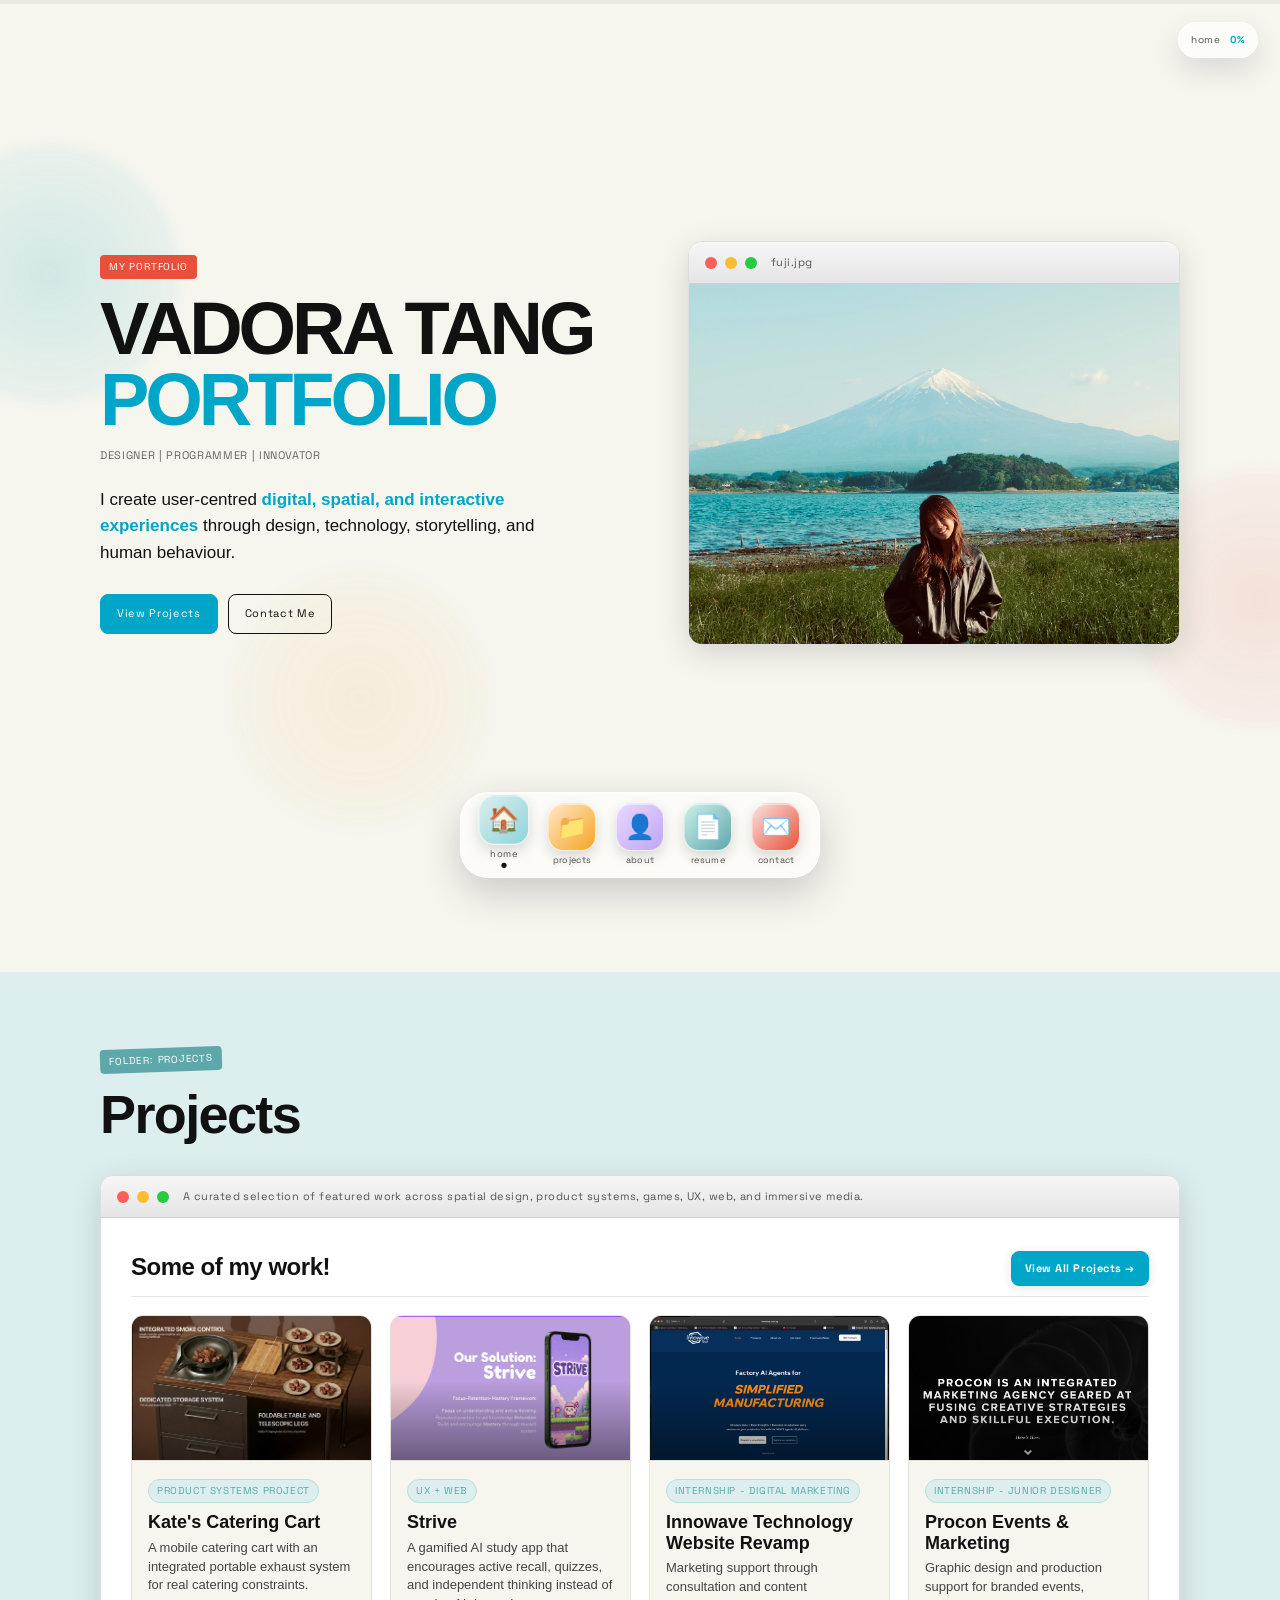
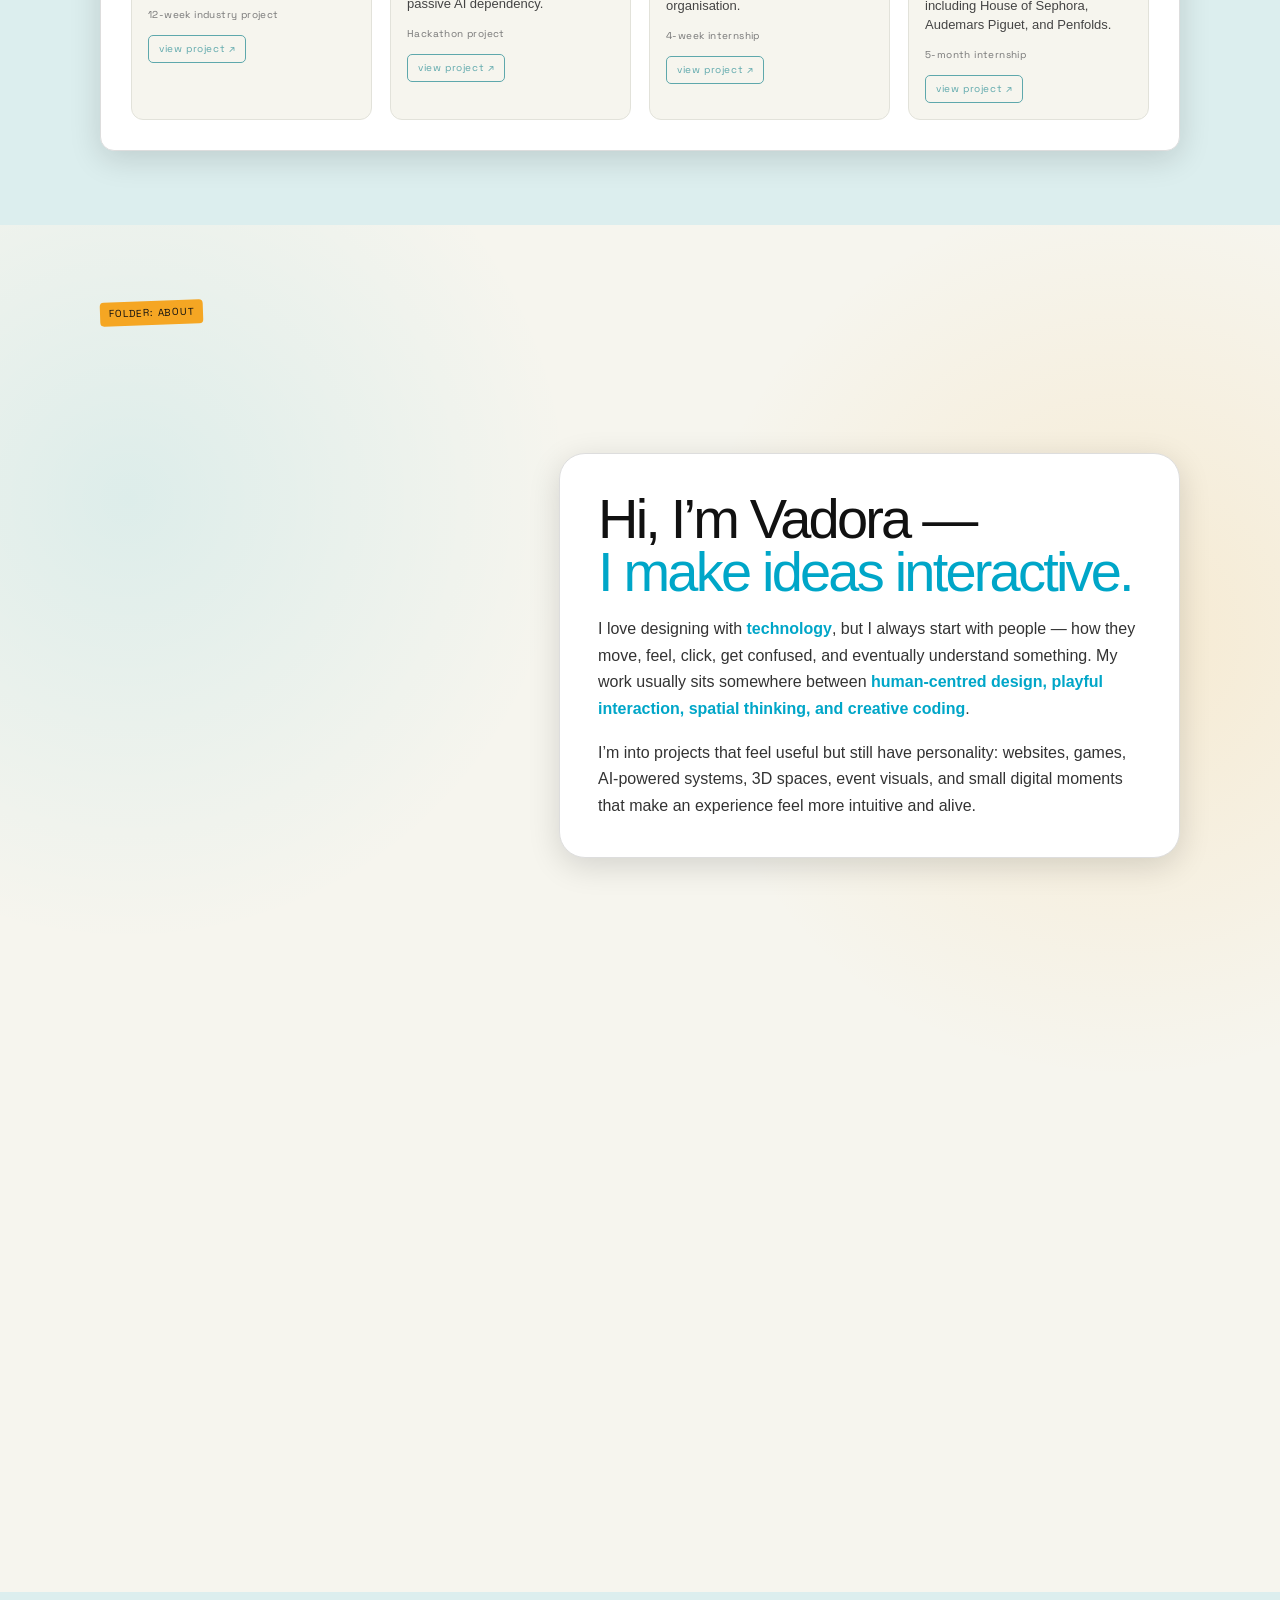
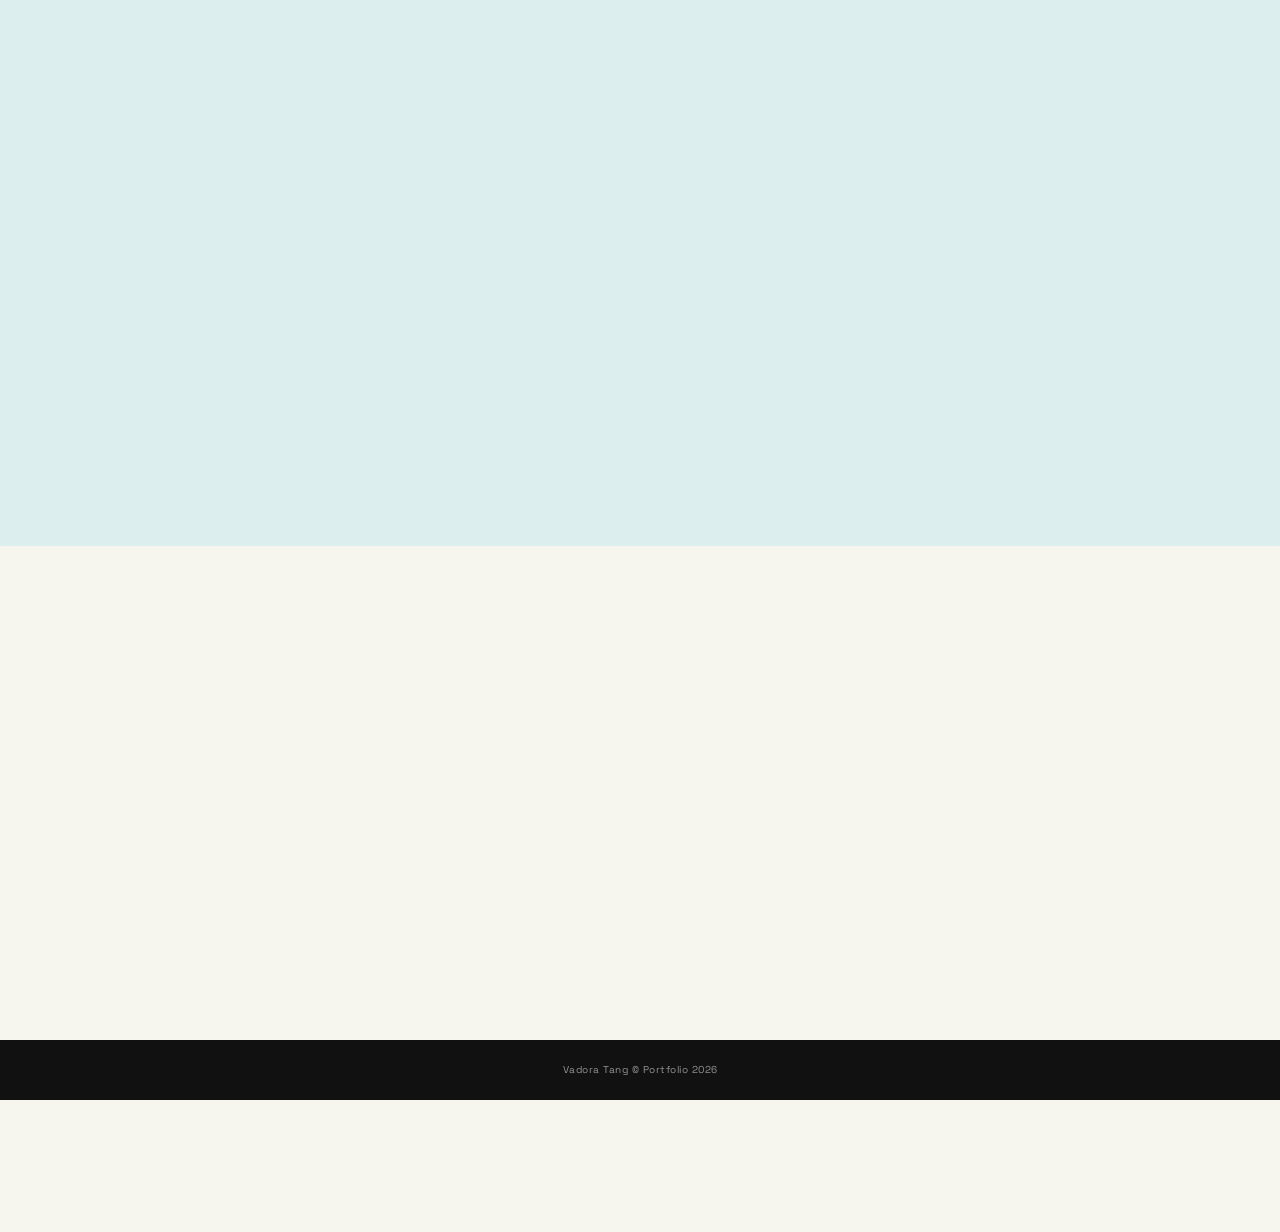
<file: index.html>
<!DOCTYPE html>
<html lang="en">
<head>
  <meta charset="UTF-8" />
  <meta name="viewport" content="width=device-width, initial-scale=1.0" />
  <title>Vadora Tang — Portfolio</title>

  <link rel="stylesheet" href="css/base.css" />
  <link rel="stylesheet" href="css/home.css" />
</head>

<body>
  <div class="scroll-progress" aria-hidden="true"><span id="scrollProgress"></span></div>
  <div class="scroll-status" aria-hidden="true">
    <span id="scrollSection">home</span>
    <strong id="scrollPercent">0%</strong>
  </div>
  <div class="scroll-orb scroll-orb-one" data-speed="0.10" aria-hidden="true"></div>
  <div class="scroll-orb scroll-orb-two" data-speed="0.16" aria-hidden="true"></div>
  <div class="scroll-orb scroll-orb-three" data-speed="0.07" aria-hidden="true"></div>

  <!-- HOME -->
  <section id="home">
    <div class="section-wrap hero-grid">
      <div>
        <span class="sticker">my portfolio</span>
        <h1 class="hero-name">Vadora Tang <span>Portfolio</span></h1>
        <p class="hero-kicker">Designer | Programmer | Innovator</p>
        <p class="hero-copy">
          I create user-centred <strong>digital, spatial, and interactive experiences</strong>
          through design, technology, storytelling, and human behaviour.
        </p>

        <div class="hero-actions">
          <a href="#projects" class="btn primary">View Projects</a>
          <a href="#contact" class="btn">Contact Me</a>
        </div>
      </div>

      <div class="hero-window">
        <div class="window-bar">
          <span class="dot red"></span>
          <span class="dot yellow"></span>
          <span class="dot green"></span>
          <span class="window-title">fuji.jpg</span>
        </div>

        <div class="hero-image-placeholder" id="heroImage">
          [ replace this with your hero image later ]
        </div>
      </div>
    </div>
  </section>

  <!-- MAC-STYLE DOCK NAVIGATION -->
  <nav class="dock-nav" aria-label="Main navigation">
    <a href="#home" class="nav-link" aria-label="Home">
      <span class="dock-icon">🏠</span>
      <span class="dock-label">home</span>
    </a>
    <a href="#projects" class="nav-link" aria-label="Projects">
      <span class="dock-icon">📁</span>
      <span class="dock-label">projects</span>
    </a>
    <a href="#about" class="nav-link" aria-label="About">
      <span class="dock-icon">👤</span>
      <span class="dock-label">about</span>
    </a>
    <a href="#resume" class="nav-link" aria-label="Resume">
      <span class="dock-icon">📄</span>
      <span class="dock-label">resume</span>
    </a>
    <a href="#contact" class="nav-link" aria-label="Contact">
      <span class="dock-icon">✉️</span>
      <span class="dock-label">contact</span>
    </a>
  </nav>

  <!-- PROJECTS -->
  <section id="projects">
    <div class="section-wrap">
      <span class="sticker teal">folder: projects</span>
      <h2 class="section-heading">Projects</h2>
      <p class="section-sub">
      </p>

      <div class="finder-window">
        <div class="window-bar">
          <span class="dot red"></span>
          <span class="dot yellow"></span>
          <span class="dot green"></span>
          <span class="window-title">A curated selection of featured work across spatial design, product systems, games, UX, web, and immersive media.
</span>
        </div>

        <div class="finder-body">
          <div id="projectCategories"></div>

        </div>
      </div>
    </div>
  </section>

  <!-- ABOUT -->
  <section id="about">
    <div class="section-wrap">
      <span class="sticker orange">folder: about</span>
      <h2 class="section-heading">About Me</h2>
      <p class="section-sub">who I am + how I work</p>

      <div class="about-layout">
        <aside class="about-card profile-card">
          <div class="profile-top">
            <div class="avatar">
              <img src="img/about-me.jpeg" alt="Portrait of Vadora Tang" onerror="this.parentElement.innerHTML='🙋';">
            </div>
            <div class="profile-info">
              <h3>Vadora Tang</h3>
              <p class="profile-line">@okvadora · Design &amp; AI</p>
              <span class="tag">interactive designer in progress</span>
            </div>
          </div>

          <div class="academic-journey" aria-labelledby="academicJourneyTitle">
            <div class="journey-header">
              <span class="tag">My Journey</span>
              <h3 id="academicJourneyTitle">Learning through making.</h3>
              <p>
              </p>
            </div>

            <div class="journey-timeline" aria-label="Academic journey timeline">
              <button class="journey-item is-active" type="button" aria-expanded="true">
                <span class="journey-dot" aria-hidden="true"></span>
                <span class="journey-card">
                  <span class="journey-topline">
                    <span class="journey-year">2024 – Present</span>
                  </span>
                  <span class="journey-title">Design + Artificial Intelligence</span>
                  <span class="journey-subtitle">Bachelor of Science in Design and Artificial Intelligence at SUTD</span>
                  <span class="journey-details">
                    <span class="journey-description">Currently exploring how design, AI, data, and human-centred systems can come together to create meaningful interactive experiences.</span>
                    <span class="journey-tags">
                      <span>Design + AI</span>
                      <span>Human-Centred Systems</span>
                      <span>Data-Informed Design</span>
                    </span>
                  </span>
                </span>
              </button>

              <button class="journey-item" type="button" aria-expanded="false">
                <span class="journey-dot" aria-hidden="true"></span>
                <span class="journey-card">
                  <span class="journey-topline">
                    <span class="journey-year">2024</span>
                  </span>
                  <span class="journey-title">Research Programme</span>
                  <span class="journey-subtitle">UROP: Identifying Emotions with Keystrokes</span>
                  <span class="journey-details">
                    <span class="journey-description">A research milestone connecting my interest in human behaviour, AI, interaction data, and emotionally aware systems.</span>
                    <span class="journey-tags">
                      <span>UROP</span>
                      <span>Emotion Recognition</span>
                      <span>Human Behaviour</span>
                    </span>
                  </span>
                </span>
              </button>

              <button class="journey-item" type="button" aria-expanded="false">
                <span class="journey-dot" aria-hidden="true"></span>
                <span class="journey-card">
                  <span class="journey-topline">
                    <span class="journey-year">2024</span>
                  </span>
                  <span class="journey-title">Data + Business Intelligence</span>
                  <span class="journey-subtitle">Google Data Analytics and Google Business Intelligence certifications</span>
                  <span class="journey-details">
                    <span class="journey-description">Strengthened my ability to work with data, understand patterns, and support design decisions with clearer insights.</span>
                    <span class="journey-tags">
                      <span>Data Analytics</span>
                      <span>Business Intelligence</span>
                      <span>Insight-Driven Design</span>
                    </span>
                  </span>
                </span>
              </button>

              <button class="journey-item" type="button" aria-expanded="false">
                <span class="journey-dot" aria-hidden="true"></span>
                <span class="journey-card">
                  <span class="journey-topline">
                    <span class="journey-year">2023</span>
                  </span>
                  <span class="journey-title">Academic Recognition</span>
                  <span class="journey-subtitle">Director’s List and Edusave Good Progress Award</span>
                  <span class="journey-details">
                    <span class="journey-description">Recognised for academic progress and performance during my Ngee Ann Polytechnic journey.</span>
                    <span class="journey-tags">
                      <span>Director’s List</span>
                      <span>Edusave Good Progress Award</span>
                      <span>Growth</span>
                    </span>
                  </span>
                </span>
              </button>

              <button class="journey-item" type="button" aria-expanded="false">
                <span class="journey-dot" aria-hidden="true"></span>
                <span class="journey-card">
                  <span class="journey-topline">
                    <span class="journey-year">2022</span>
                  </span>
                  <span class="journey-title">Technical Certifications</span>
                  <span class="journey-subtitle">Unity Certified Associate: Game Developer and Workato Automation Pro I &amp; II</span>
                  <span class="journey-details">
                    <span class="journey-description">Built technical foundations in game development, automation, and interactive systems.</span>
                    <span class="journey-tags">
                      <span>Unity</span>
                      <span>Game Development</span>
                      <span>Automation</span>
                    </span>
                  </span>
                </span>
              </button>

              <button class="journey-item" type="button" aria-expanded="false">
                <span class="journey-dot" aria-hidden="true"></span>
                <span class="journey-card">
                  <span class="journey-topline">
                    <span class="journey-year">2021 – 2024</span>
                  </span>
                  <span class="journey-title">Ngee Ann Polytechnic</span>
                  <span class="journey-subtitle">Diploma in Immersive Media with a Minor in Applied Psychology</span>
                  <span class="journey-details">
                    <span class="journey-description">Built my foundation in immersive media, storytelling, user experience, and understanding how people think and behave.</span>
                    <span class="journey-tags">
                      <span>Immersive Media</span>
                      <span>Applied Psychology</span>
                      <span>Interactive Experiences</span>
                    </span>
                  </span>
                </span>
              </button>
            </div>
          </div>
        </aside>

        <div class="about-main">
          <div class="about-hello">
            <p class="about-intro-title">Hi, I’m Vadora — <span>I make ideas interactive.</span></p>
            <p class="about-bio">
              I love designing with <strong>technology</strong>, but I always start with people —
              how they move, feel, click, get confused, and eventually understand something.
              My work usually sits somewhere between <strong>human-centred design, playful interaction,
              spatial thinking, and creative coding</strong>.
            </p>
            <p class="about-bio">
              I’m into projects that feel useful but still have personality: websites, games, AI-powered
              systems, 3D spaces, event visuals, and small digital moments that make an experience feel
              more intuitive and alive.
            </p>
          </div>

          <div class="about-card scrapbook-card">
            <div class="scrapbook-header">
              <span class="tag">visual moodboard</span>
              <p class="scrapbook-hint">click + drag the stickers</p>
            </div>

            <div class="scrapbook-frame" id="aboutScrapbook">
              <div class="scrapbook-placeholder">
                drop your favourite about image here<br>
                <span>img/about-collage.jpg</span>
              </div>

              <img
                class="scrapbook-main-image"
                src="img/about-collage.jpg"
                alt="About me visual collage"
                onerror="this.style.display='none';"
              />

              <div class="scrapbook-tape one"></div>
              <div class="scrapbook-tape two"></div>

              <button type="button" class="scrap-sticker scrap-note is-active" style="--x: 7%; --y: 8%; --r: -7deg;" data-note="I usually start by watching how people behave, where they pause, and what feels confusing.">
                human first
              </button>

              <button type="button" class="scrap-sticker scrap-bubble" style="--x: 58%; --y: 10%; --r: 5deg;" data-note="I like interfaces that feel friendly, useful, and just a little playful.">
                UX + playful systems
              </button>

              <button type="button" class="scrap-sticker scrap-emoji" style="--x: 83%; --y: 24%; --r: -8deg;" data-note="I enjoy making small interactions that make a page feel more alive.">
                ✨
              </button>

              <button type="button" class="scrap-sticker scrap-note blue" style="--x: 12%; --y: 67%; --r: 6deg;" data-note="Spatial thinking helps me design around movement, mood, and how people experience a place.">
                spatial thinking
              </button>

              <button type="button" class="scrap-sticker scrap-stamp" style="--x: 43%; --y: 73%; --r: -3deg;" data-note="Creative coding lets me quickly test an idea instead of only imagining it.">
                prototype & test
              </button>

              <button type="button" class="scrap-sticker scrap-note peach" style="--x: 70%; --y: 61%; --r: 7deg;" data-note="I like work that is useful, but still has a sense of personality and feeling.">
                move anything!
              </button>
            </div>
          </div>
        </div>
      </div>
    </div>
  </section>

  <!-- RESUME -->
  <section id="resume">
    <div class="section-wrap">
      <div class="resume-header">
        <div class="resume-heading-block">
          <h2 class="section-heading">Resume + Accolades</h2>
          <p class="section-sub">quick document preview</p>
        </div>

        <div class="resume-download-wrap">
          <a
            href="docs/VadoraTang_CVResume.pdf"
            download
            class="resume-download-btn"
            aria-label="Download Vadora Tang resume PDF"
          >
            <span class="resume-download-icon">⬇</span>
            <span>Download Resume</span>
          </a>
        </div>
      </div>

      <div class="resume-grid">
        <div class="resume-box">
          <h3>Experience</h3>
          <ul class="resume-list">
            <li>Junior Designer Intern — Procon Events & Marketing</li>
            <li>Digital Marketing Intern — Innowave Technology</li>
            <li>Robotics Teacher — The Logic Coders</li>
            <li>AI Workshop Instructor — Future Ready Academy</li>
            <li>Social Media Manager — Gospel Light Youth</li>
          </ul>
        </div>

        <div class="resume-box">
          <h3>Education</h3>
          <ul class="resume-list">
            <li>BSc Design and Artificial Intelligence — SUTD</li>
            <li>Diploma in Immersive Media with Minor in Applied Psychology - Ngee Ann Polytechnic</li>
          </ul>
        </div>

        <div class="resume-box">
          <h3>Certifications</h3>
          <ul class="resume-list">
            <li>Director's List - 2023/2024</li>
            <li>Edusave Good Progress Award - 2022/2023</li>
            <li>Unity Certified Associate: Game Developer</li>
            <li>Google Data Analytics</li>
            <li>Google Business Intelligence</li>
            <li>Workato Automation Pro I & II</li>
          </ul>
        </div>

        <div class="resume-box">
          <h3>Leadership + Awards</h3>
          <ul class="resume-list">
            <li>SUTD Volleyball Women's Captain</li>
            <li>SUTD Ultimate Frisbee</li>
            <li>AR Project Contest — Consolation Prize</li>
            <li>NYAA Silver and Bronze</li>
          </ul>
        </div>
      </div>
    </div>
  </section>

  <!-- CONTACT -->
  <section id="contact">
    <div class="section-wrap">
      <div class="mail-popup">
        <div class="window-bar">
          <span class="dot red"></span>
          <span class="dot yellow"></span>
          <span class="dot green"></span>
          <span class="window-title">new message</span>
        </div>

        <div class="mail-body">
          <h2 class="mail-heading">say hi 👋</h2>
          <p class="mail-sub">Let's build something thoughtful, playful, and human-centred.</p>

          <div class="contact-btns">
            <a href="mailto:vadoratangw@gmail.com" class="btn primary">Email</a>
            <a href="https://www.linkedin.com/in/vadora-tang-567722211/" target="_blank" rel="noopener" class="btn">LinkedIn</a>
            <a href="#projects" class="btn">View Projects</a>
          </div>
        </div>
      </div>
    </div>
  </section>

  <footer>
   Vadora Tang © Portfolio 2026 
  </footer>

  <script src="js/projects-data.js"></script>
  <script src="js/utils.js"></script>
  <script src="js/home.js"></script>
</body>
</html>
</file>
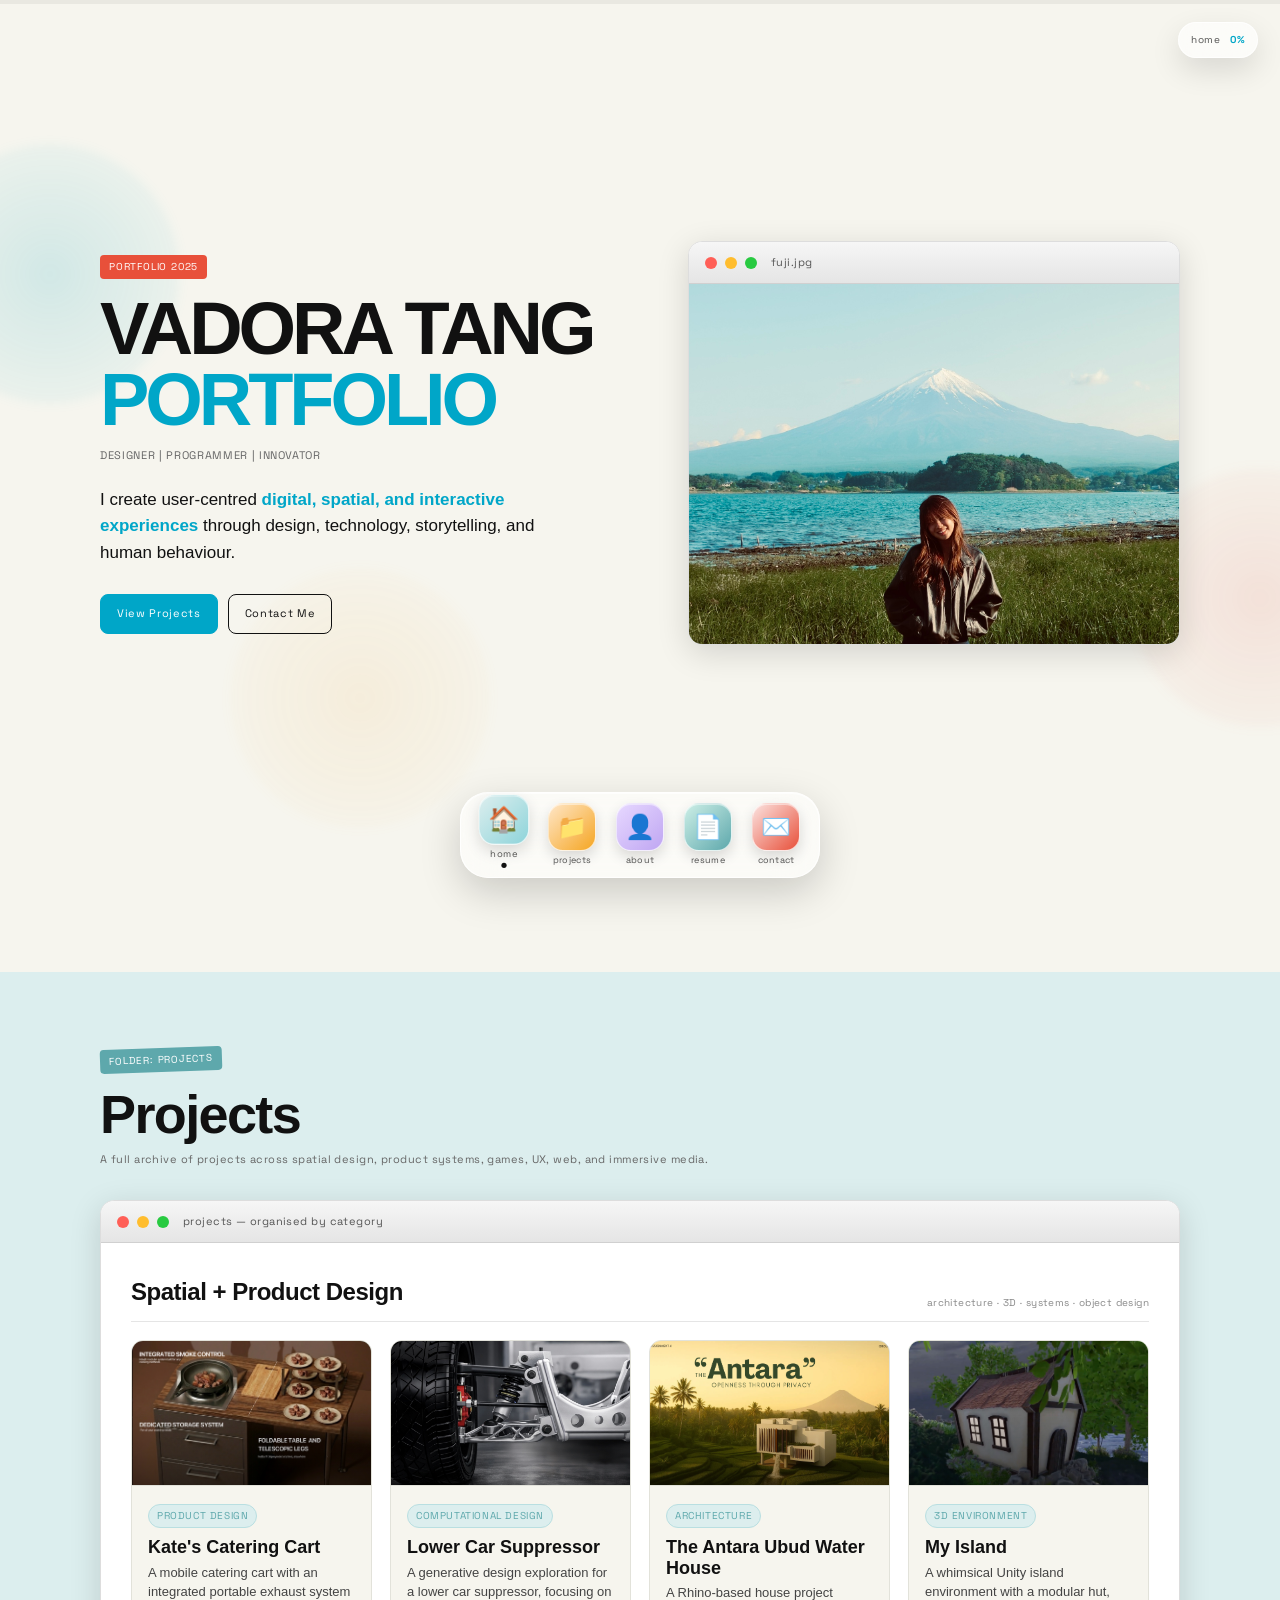
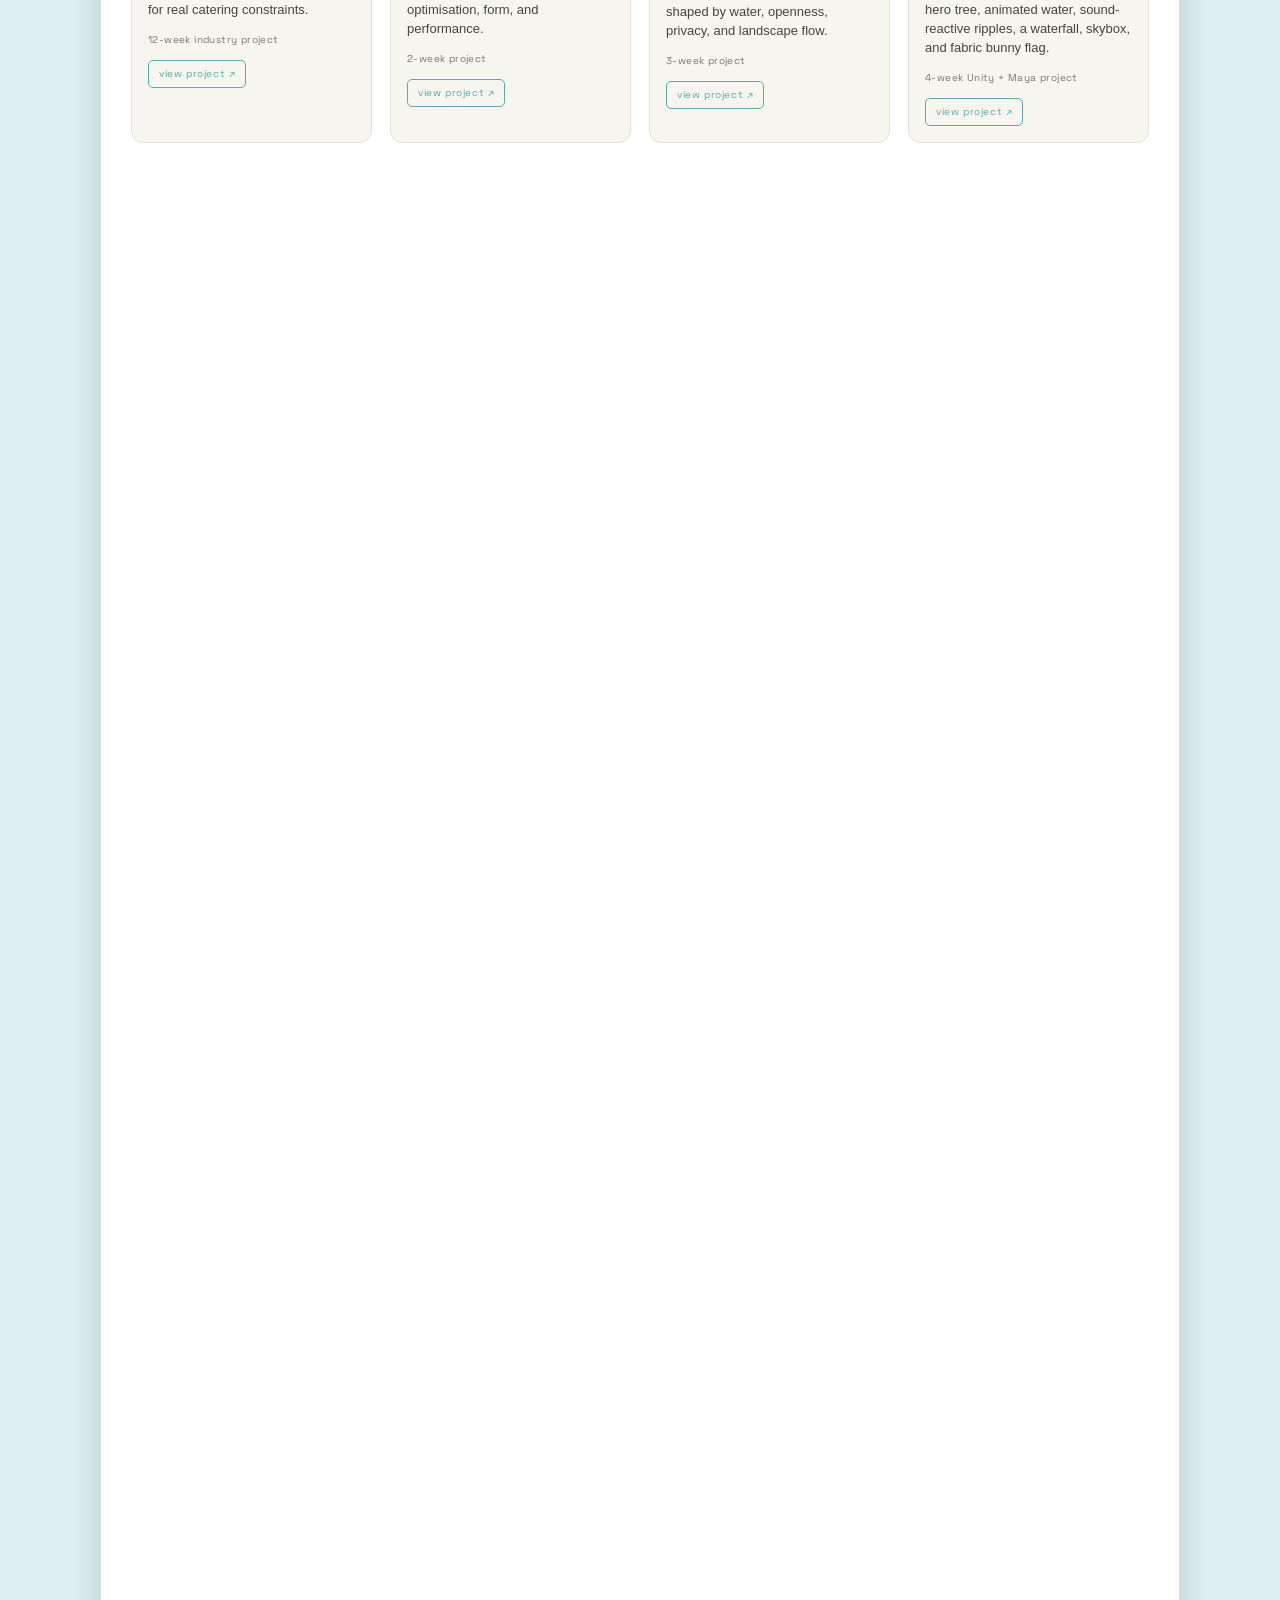
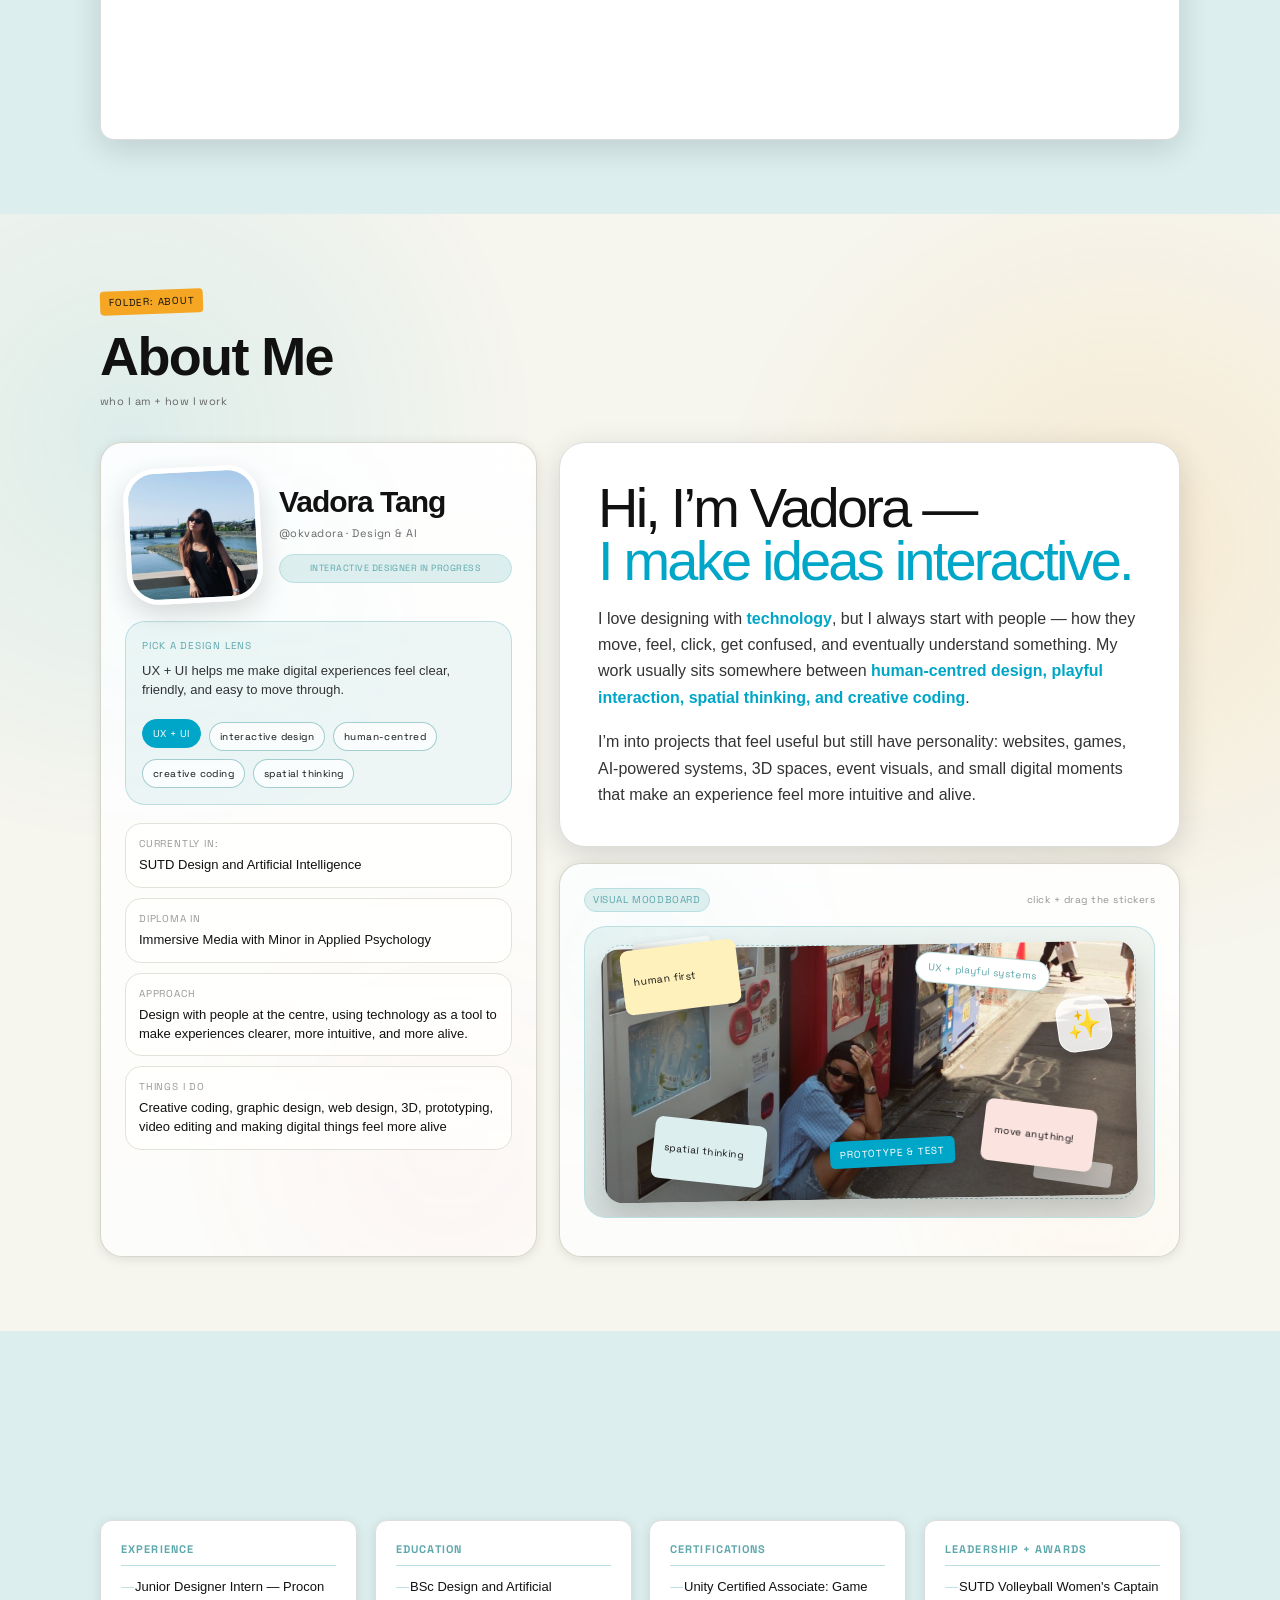
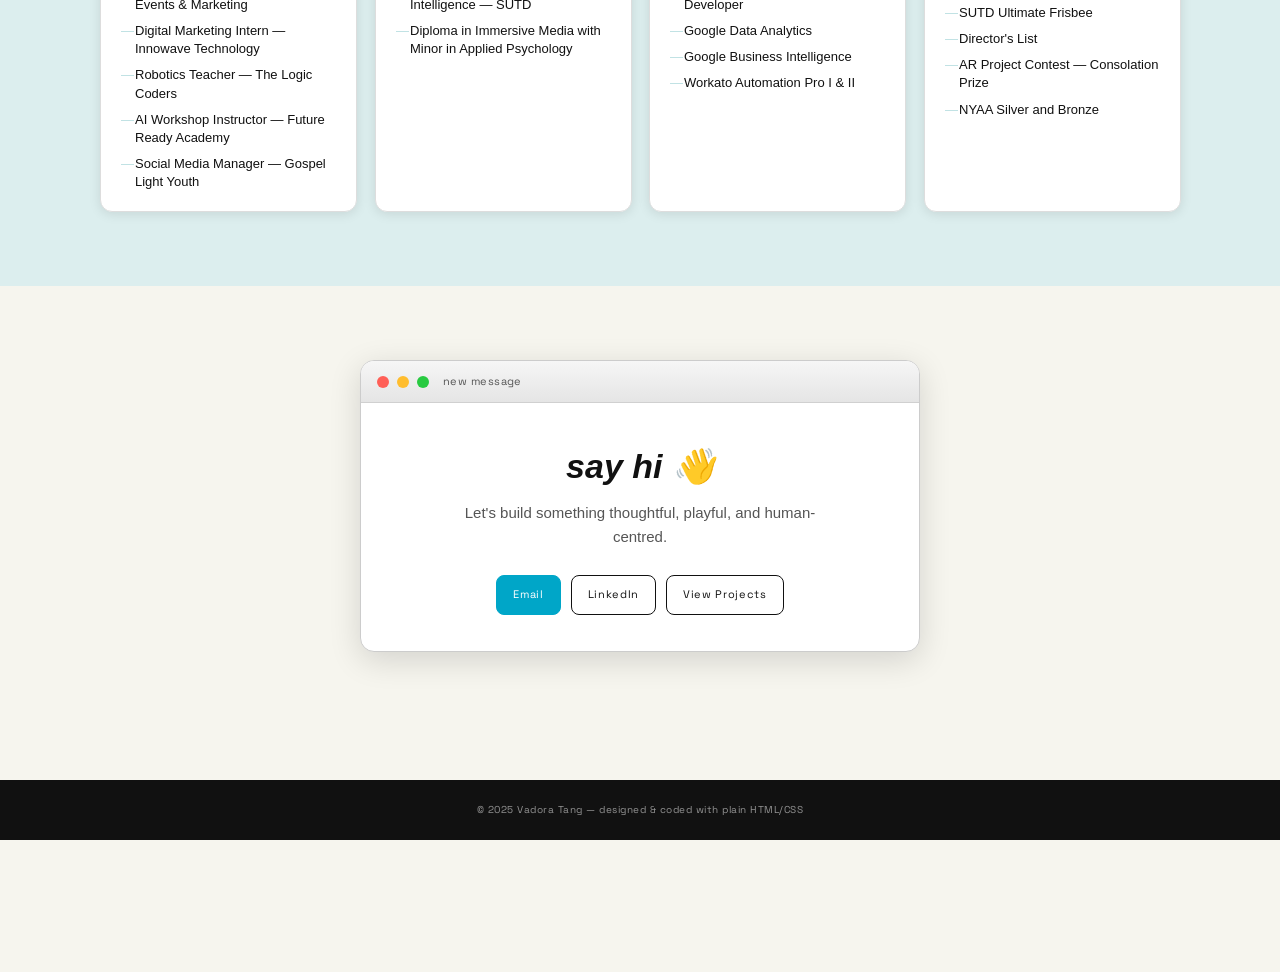
<file: vadora-portfolio/index.html>
<!DOCTYPE html>
<html lang="en">
<head>
  <meta charset="UTF-8" />
  <meta name="viewport" content="width=device-width, initial-scale=1.0" />
  <title>Vadora Tang — Portfolio</title>

  <!--
    QUICK EDIT GUIDE
    1. Put your images in a folder called "img" beside this index.html file.
       Example:
       portfolio/
       ├── index.html
       └── img/
           ├── hero.jpg
           ├── kates-catering-cart.jpg
           └── our-lion-city-vr.jpg

    2. Scroll to the bottom of this file and find:
       "EDIT PROJECT CARDS HERE"

    3. To hide a card:
       Change visible: true to visible: false

    4. To control whether the View Project button appears:
       status: "ready" shows the button
       status: "ready" hides the button

    5. To add a picture:
       Change image: "" to image: "img/your-file-name.jpg"

    6. To add a project link:
       Change link: "#" to your URL, PDF, Behance page, GitHub page, or case-study page.

    7. To adjust the first page spacing:
       Search "#home" in the CSS and edit padding-top / padding-bottom / min-height.

    8. To move the fixed dock:
       Search "nav.dock-nav" in the CSS and edit bottom: 42px;

    9. To make the dock stop following the scroll:
       Change position: fixed; to position: sticky;
  -->

  <style>
    @import url("https://fonts.googleapis.com/css2?family=Space+Grotesk:wght@400;500;600;700&display=swap");

    :root {
      --cream: #F6F5EE;
      --ice: #DCEEEE;
      --aqua: #B9DFE1;
      --teal: #5EA8AC;
      --dark: #111111;
      --cyan: #00A6C8;
      --red: #E8503A;
      --orange: #F5A623;
      --radius: 14px;
      --shadow: 0 2px 12px rgba(0,0,0,0.10);
      --shadow-lg: 0 8px 32px rgba(0,0,0,0.14);
      --mono: "Space Grotesk", -apple-system, BlinkMacSystemFont, "SF Pro Text", "Helvetica Neue", Arial, sans-serif;
      --serif: -apple-system, BlinkMacSystemFont, "SF Pro Display", "SF Pro Text", "Helvetica Neue", Arial, sans-serif;
      --body: -apple-system, BlinkMacSystemFont, "SF Pro Text", "Helvetica Neue", Arial, sans-serif;
    }

    * {
      box-sizing: border-box;
      margin: 0;
      padding: 0;
    }

    html {
      scroll-behavior: smooth;
    }

    body {
      background: var(--cream);
      color: var(--dark);
      font-family: var(--body);
      font-size: 15px;
      line-height: 1.6;
      overflow-x: hidden;
    }

    a {
      color: inherit;
      text-decoration: none;
    }

    img {
      max-width: 100%;
      display: block;
    }

    section {
      padding: 74px 0;
    }

    .section-wrap {
      width: min(1080px, calc(100% - 48px));
      margin: 0 auto;
    }

    .mono {
      font-family: var(--mono);
      font-size: 11px;
      letter-spacing: 0.05em;
    }

    .tag {
      display: inline-block;
      width: fit-content;
      font-family: var(--mono);
      font-size: 10px;
      letter-spacing: 0.06em;
      text-transform: uppercase;
      color: var(--teal);
      background: var(--ice);
      border: 1px solid var(--aqua);
      border-radius: 999px;
      padding: 3px 8px;
    }

    .sticker {
      display: inline-block;
      background: var(--red);
      color: white;
      font-family: var(--mono);
      font-size: 10px;
      letter-spacing: 0.08em;
      text-transform: uppercase;
      padding: 4px 9px;
      border-radius: 4px;
      transform: rotate(-2deg);
      margin-bottom: 14px;
    }

    .sticker.orange {
      background: var(--orange);
      color: var(--dark);
    }

    .sticker.teal {
      background: var(--teal);
      color: white;
    }

    /* MAC-STYLE DOCK NAVIGATION
       This dock is fixed, so it follows the user while scrolling through
       Projects, About, Resume, and Contact. */
    body {
      /* Prevent the fixed dock from covering the bottom content */
      padding-bottom: 132px;
    }

    nav.dock-nav {
      position: fixed;
      left: 50%;
      /* Move the dock up/down here */
      bottom: 22px;
      transform: translateX(-50%);
      z-index: 100;
      width: max-content;
      display: flex;
      align-items: end;
      gap: 10px;
      padding: 10px 14px 12px;
      background: rgba(255,255,255,0.58);
      backdrop-filter: blur(22px) saturate(1.25);
      -webkit-backdrop-filter: blur(22px) saturate(1.25);
      border: 1px solid rgba(255,255,255,0.82);
      border-radius: 28px;
      box-shadow: 0 14px 40px rgba(0,0,0,0.18), inset 0 1px 0 rgba(255,255,255,0.7);
    }

    .nav-link {
      position: relative;
      display: grid;
      justify-items: center;
      gap: 5px;
      min-width: 58px;
      color: var(--dark);
      transition: transform 0.18s ease;
    }

    .nav-link:hover,
    .nav-link.active {
      transform: translateY(-7px) scale(1.05);
    }

    .dock-icon {
      width: 48px;
      height: 48px;
      border-radius: 15px;
      display: grid;
      place-items: center;
      font-size: 24px;
      border: 1px solid rgba(255,255,255,0.68);
      box-shadow: 0 6px 14px rgba(0,0,0,0.14), inset 0 1px 0 rgba(255,255,255,0.45);
    }

    .nav-link:nth-child(1) .dock-icon { background: linear-gradient(135deg, #DCEEEE, #8ED4DA); }
    .nav-link:nth-child(2) .dock-icon { background: linear-gradient(135deg, #FFE6C7, #F5A623); }
    .nav-link:nth-child(3) .dock-icon { background: linear-gradient(135deg, #E7D8FF, #BFA6F2); }
    .nav-link:nth-child(4) .dock-icon { background: linear-gradient(135deg, #CDEFE7, #5EA8AC); }
    .nav-link:nth-child(5) .dock-icon { background: linear-gradient(135deg, #FBE3E0, #E8503A); }

    .dock-label {
      font-family: var(--mono);
      font-size: 9px;
      letter-spacing: 0.03em;
      color: rgba(17,17,17,0.72);
      line-height: 1;
    }

    .nav-link.active::after {
      content: "";
      width: 5px;
      height: 5px;
      border-radius: 999px;
      background: var(--dark);
      position: absolute;
      bottom: -8px;
      left: 50%;
      transform: translateX(-50%);
    }

    /* HERO */
    #home {
      /* First page spacing.
         108vh keeps the projects section from showing on first load. */
          padding-top: 24px;
          padding-bottom: 110px;
          min-height: 108vh;
          display: flex;
          align-items: center;
    }

    .hero-grid {
      display: grid;
      grid-template-columns: 1.05fr 0.95fr;
      gap: 44px;
      align-items: center;
    }

    .hero-name {
      font-family: var(--serif);
      font-size: clamp(38px, 7vw, 74px);
      line-height: 0.96;
      letter-spacing: -0.055em;
      text-transform: uppercase;
      font-weight: 800;
    }

    .hero-name span {
      display: block;
      color: var(--cyan);
      font-style: normal;
      font-weight: 800;
    }

    .hero-kicker {
      margin: 12px 0 22px;
      color: #666;
      font-family: var(--mono);
      font-size: 11px;
      letter-spacing: 0.06em;
      text-transform: uppercase;
    }

    .hero-copy {
      max-width: 440px;
      font-size: 17px;
      line-height: 1.55;
    }

    .hero-copy strong {
      color: var(--cyan);
      font-weight: 800;
    }

    .hero-actions {
      display: flex;
      flex-wrap: wrap;
      gap: 10px;
      margin-top: 28px;
    }

    .btn {
      display: inline-block;
      border: 1.5px solid var(--dark);
      border-radius: 8px;
      padding: 10px 16px;
      font-family: var(--mono);
      font-size: 11px;
      letter-spacing: 0.06em;
      transition: all 0.18s;
    }

    .btn:hover {
      transform: translateY(-2px);
      box-shadow: var(--shadow);
    }

    .btn.primary {
      background: var(--cyan);
      color: white;
      border-color: var(--cyan);
    }

    .hero-window {
      background: white;
      border: 1px solid #ddd;
      border-radius: var(--radius);
      overflow: hidden;
      box-shadow: var(--shadow-lg);
      transform: rotate(1deg);
    }

    .window-bar {
      height: 42px;
      background: linear-gradient(180deg, #f6f6f6 0%, #e5e5e5 100%);
      border-bottom: 1px solid #d0d0d0;
      display: flex;
      align-items: center;
      gap: 8px;
      padding: 0 16px;
    }

    .dot {
      width: 12px;
      height: 12px;
      border-radius: 50%;
      display: inline-block;
    }

    .red { background: #FF5F57; }
    .yellow { background: #FFBD2E; }
    .green { background: #28CA41; }

    .window-title {
      margin-left: 6px;
      color: #555;
      font-family: var(--mono);
      font-size: 11px;
      letter-spacing: 0.04em;
    }

    .hero-image-placeholder {
      min-height: 360px;
      background:
        radial-gradient(circle at 20% 20%, rgba(0,166,200,0.18), transparent 30%),
        radial-gradient(circle at 70% 65%, rgba(232,80,58,0.18), transparent 30%),
        linear-gradient(135deg, var(--ice), var(--aqua));
      background-size: cover;
      background-position: center;
      display: flex;
      align-items: center;
      justify-content: center;
      text-align: center;
      padding: 28px;
      color: var(--teal);
      font-family: var(--mono);
      font-size: 12px;
      letter-spacing: 0.05em;
    }

    .hero-image-placeholder.has-image {
      color: transparent;
    }

    /* PROJECTS */
    #projects {
      background: var(--ice);
    }

    .section-heading {
      font-family: var(--serif);
      font-size: clamp(30px, 4.5vw, 54px);
      line-height: 1.05;
      letter-spacing: -0.03em;
      margin-bottom: 8px;
    }

    .section-sub {
      color: #666;
      font-family: var(--mono);
      font-size: 11px;
      letter-spacing: 0.04em;
      margin-bottom: 32px;
    }

    .finder-window {
      background: white;
      border: 1px solid #ddd;
      border-radius: var(--radius);
      overflow: hidden;
      box-shadow: var(--shadow-lg);
    }

    .finder-body {
      padding: 30px;
    }

    .project-category {
      margin-bottom: 44px;
    }

    .project-category:last-child {
      margin-bottom: 0;
    }

    .category-title-row {
      display: flex;
      align-items: end;
      justify-content: space-between;
      gap: 18px;
      border-bottom: 1px solid #e5e5e5;
      padding-bottom: 10px;
      margin-bottom: 18px;
    }

    .category-title {
      font-family: var(--serif);
      font-size: 24px;
      letter-spacing: -0.02em;
    }

    .category-note {
      color: #888;
      font-family: var(--mono);
      font-size: 10px;
      letter-spacing: 0.04em;
      text-align: right;
    }

    .cards-grid {
      display: grid;
      grid-template-columns: repeat(auto-fill, minmax(235px, 1fr));
      gap: 18px;
    }

    .project-card {
      background: var(--cream);
      border: 1px solid #e2e2da;
      border-radius: 12px;
      overflow: hidden;
      transition: box-shadow 0.18s, transform 0.18s;
    }

    .project-card:hover {
      transform: translateY(-3px);
      box-shadow: var(--shadow);
    }

    .card-img {
      min-height: 120px;
      padding: 16px;
      display: flex;
      align-items: flex-end;
      border-bottom: 1px solid #e2e2da;
      background: var(--fallback-bg, linear-gradient(135deg, var(--ice), var(--aqua)));
      position: relative;
      overflow: hidden;
    }

    .card-img.has-image {
      min-height: 145px;
    }

    .card-img img {
      position: absolute;
      inset: 0;
      width: 100%;
      height: 100%;
      object-fit: cover;
    }

    .card-img.has-image::after {
      content: "";
      position: absolute;
      inset: 0;
      background: linear-gradient(180deg, transparent 45%, rgba(0,0,0,0.42));
      pointer-events: none;
    }

    .card-body {
      padding: 16px;
    }

    .card-title {
      margin: 9px 0 6px;
      font-family: var(--serif);
      font-size: 18px;
      line-height: 1.15;
    }

    .card-desc {
      color: #444;
      font-size: 13px;
      line-height: 1.45;
      margin-bottom: 12px;
    }

    .card-meta {
      color: #777;
      font-family: var(--mono);
      font-size: 10px;
      letter-spacing: 0.04em;
      margin-bottom: 12px;
    }

    .open-file-btn {
      display: inline-block;
      font-family: var(--mono);
      font-size: 10px;
      letter-spacing: 0.06em;
      color: var(--teal);
      border: 1px solid var(--teal);
      border-radius: 5px;
      padding: 5px 10px;
      transition: all 0.16s;
    }

    .open-file-btn:hover {
      background: var(--teal);
      color: white;
    }

    .hidden-project,
    .project-card[data-visible="false"] {
      display: none !important;
    }

    /* ABOUT */
    #about {
      background:
        radial-gradient(circle at 10% 20%, rgba(0,166,200,0.10), transparent 28%),
        radial-gradient(circle at 88% 30%, rgba(245,166,35,0.14), transparent 30%),
        var(--cream);
    }

    .about-layout {
      display: grid;
      grid-template-columns: minmax(320px, 0.95fr) minmax(0, 1.35fr);
      gap: 22px;
      align-items: stretch;
    }

    .about-card {
      background: rgba(255,255,255,0.78);
      border: 1px solid rgba(210,210,198,0.9);
      border-radius: 22px;
      box-shadow: var(--shadow);
      padding: 24px;
      transition: transform 0.2s ease, box-shadow 0.2s ease, border-color 0.2s ease;
    }

    .about-card:hover {
      transform: translateY(-5px) rotate(-0.4deg);
      box-shadow: 0 16px 34px rgba(0,0,0,0.12);
      border-color: var(--aqua);
    }

    .profile-card {
      display: grid;
      gap: 18px;
      align-content: start;
      background:
        linear-gradient(180deg, rgba(255,255,255,0.92), rgba(255,255,255,0.68)),
        radial-gradient(circle at 15% 15%, rgba(0,166,200,0.18), transparent 35%),
        radial-gradient(circle at 80% 86%, rgba(232,80,58,0.12), transparent 35%);
    }

    .profile-top {
      display: grid;
      grid-template-columns: 136px minmax(0, 1fr);
      gap: 18px;
      align-items: center;
    }

    .profile-info {
      min-width: 0;
      display: flex;
      flex-direction: column;
      justify-content: center;
      align-items: flex-start;
    }

    .avatar {
      width: 136px;
      height: 136px;
      border-radius: 32px;
      background: linear-gradient(135deg, var(--ice), var(--aqua));
      border: 5px solid white;
      box-shadow: 0 10px 26px rgba(0,0,0,0.14);
      display: grid;
      place-items: center;
      font-size: 52px;
      transform: rotate(-3deg);
      overflow: hidden;
      flex-shrink: 0;
    }

    .avatar img {
      width: 100%;
      height: 100%;
      object-fit: cover;
      display: block;
    }

    .about-card h3 {
      font-family: var(--serif);
      font-size: 30px;
      line-height: 1;
      letter-spacing: -0.035em;
      margin-bottom: 8px;
    }

    .profile-line {
      color: #666;
      font-family: var(--mono);
      font-size: 11px;
      letter-spacing: 0.04em;
      margin-bottom: 12px;
      white-space: nowrap;
    }

    .profile-top .tag {
      width: 100%;
      max-width: 252px;
      text-align: center;
      font-size: 9px;
      line-height: 1.45;
      letter-spacing: 0.055em;
      padding: 7px 10px;
      white-space: normal;
    }

    .profile-blurb {
      background: rgba(246,245,238,0.82);
      border: 1px solid rgba(226,226,218,0.95);
      border-radius: 18px;
      padding: 16px;
      font-size: 14px;
      line-height: 1.5;
      color: #333;
    }

    .profile-blurb strong {
      color: var(--cyan);
    }

    .idea-board {
      background: rgba(220,238,238,0.52);
      border: 1px solid rgba(185,223,225,0.95);
      border-radius: 20px;
      padding: 16px;
    }

    .idea-board-title {
      color: var(--teal);
      font-family: var(--mono);
      font-size: 10px;
      letter-spacing: 0.09em;
      text-transform: uppercase;
      margin-bottom: 8px;
    }

    .idea-board-copy {
      min-height: 48px;
      color: #333;
      font-size: 13px;
      line-height: 1.45;
      margin-bottom: 12px;
    }

    .profile-chips {
      display: flex;
      flex-wrap: wrap;
      gap: 8px;
    }

    .profile-chip {
      appearance: none;
      border: 1px solid rgba(94,168,172,0.55);
      background: rgba(255,255,255,0.72);
      color: var(--dark);
      border-radius: 999px;
      padding: 7px 10px;
      font-family: var(--mono);
      font-size: 10px;
      letter-spacing: 0.04em;
      cursor: pointer;
      transition: transform 0.18s ease, background 0.18s ease, color 0.18s ease, border-color 0.18s ease;
    }

    .profile-chip:hover,
    .profile-chip.is-active {
      transform: translateY(-3px);
      background: var(--cyan);
      color: white;
      border-color: var(--cyan);
    }

    .profile-facts {
      display: grid;
      gap: 10px;
    }

    .fact-row {
      background: rgba(255,255,255,0.72);
      border: 1px solid #e2e2da;
      border-radius: 16px;
      padding: 12px 13px;
    }

    .fact-label,
    .spec-label {
      color: #999;
      font-family: var(--mono);
      font-size: 10px;
      letter-spacing: 0.08em;
      text-transform: uppercase;
      margin-bottom: 4px;
    }

    .fact-value,
    .spec-value {
      font-size: 13px;
      line-height: 1.45;
    }

    .about-status {
      display: grid;
      grid-template-columns: repeat(2, minmax(0, 1fr));
      gap: 10px;
    }

    .status-pill {
      display: flex;
      align-items: center;
      justify-content: space-between;
      gap: 12px;
      padding: 10px 12px;
      border-radius: 16px;
      background: rgba(220,238,238,0.64);
      border: 1px solid rgba(185,223,225,0.95);
      font-family: var(--mono);
      font-size: 10px;
      color: rgba(17,17,17,0.72);
    }

    .status-pill.wide {
      grid-column: 1 / -1;
    }

    .status-dot {
      width: 9px;
      height: 9px;
      border-radius: 999px;
      background: var(--cyan);
      box-shadow: 0 0 0 5px rgba(0,166,200,0.12);
      flex: 0 0 auto;
    }

    .about-main {
      display: grid;
      grid-template-rows: auto 1fr;
      gap: 16px;
      height: 100%;
    }

    .about-hello {
      background: white;
      border: 1px solid #ddd;
      border-radius: 26px;
      box-shadow: var(--shadow-lg);
      padding: clamp(24px, 4vw, 38px);
      position: relative;
      overflow: hidden;
    }

/*     .about-hello::after {
      content: "click the chips on the left";
      position: absolute;
      right: 22px;
      bottom: 18px;
      color: rgba(17,17,17,0.18);
      font-family: var(--mono);
      font-size: 10px;
      letter-spacing: 0.08em;
      text-transform: uppercase;
    } */

    .about-intro-title {
      font-family: var(--serif);
      font-size: clamp(32px, 4.6vw, 56px);
      line-height: 0.95;
      letter-spacing: -0.05em;
      margin-bottom: 18px;
    }

    .about-intro-title span {
      color: var(--cyan);
      display: block;
    }

    .about-bio {
      color: #333;
      max-width: 720px;
      font-size: 16px;
      line-height: 1.65;
      margin-bottom: 18px;
    }

    .about-bio:last-child {
      margin-bottom: 0;
    }

    .about-bio strong {
      color: var(--cyan);
    }

    .process-intro {
      display: flex;
      align-items: end;
      justify-content: space-between;
      gap: 16px;
      padding: 0 4px;
    }

    .process-note {
      color: #666;
      font-family: var(--mono);
      font-size: 10px;
      letter-spacing: 0.04em;
      text-align: right;
    }

    .about-bento {
      display: grid;
      grid-template-columns: repeat(2, minmax(0, 1fr));
      gap: 14px;
    }

    .process-card {
      min-height: 156px;
      display: flex;
      flex-direction: column;
      justify-content: space-between;
      position: relative;
      overflow: hidden;
      cursor: default;
    }

    .process-card::before {
      content: "";
      position: absolute;
      inset: auto -30px -42px auto;
      width: 96px;
      height: 96px;
      border-radius: 999px;
      background: rgba(0,166,200,0.10);
    }

    .process-icon {
      font-size: 28px;
      margin-bottom: 10px;
    }

    .process-card h4 {
      font-family: var(--serif);
      font-size: 21px;
      line-height: 1.05;
      letter-spacing: -0.02em;
      margin-bottom: 8px;
    }

    .process-card p {
      color: #555;
      font-size: 13px;
      line-height: 1.45;
      max-width: 240px;
    }

    /* ABOUT SCRAPBOOK OPTION C */
    .scrapbook-card {
      min-height: 380px;
      display: grid;
      grid-template-rows: auto 1fr auto;
      gap: 14px;
      position: relative;
      overflow: hidden;
      background:
        linear-gradient(180deg, rgba(255,255,255,0.90), rgba(255,255,255,0.68)),
        radial-gradient(circle at 14% 16%, rgba(0,166,200,0.16), transparent 34%),
        radial-gradient(circle at 86% 80%, rgba(245,166,35,0.18), transparent 34%);
    }

    .scrapbook-header {
      display: flex;
      align-items: center;
      justify-content: space-between;
      gap: 12px;
    }

    .scrapbook-hint {
      color: rgba(17,17,17,0.45);
      font-family: var(--mono);
      font-size: 10px;
      letter-spacing: 0.05em;
      text-align: right;
    }

    .scrapbook-frame {
      position: relative;
      min-height: 292px;
      border-radius: 22px;
      overflow: hidden;
      border: 1px solid rgba(185,223,225,0.95);
      background:
        linear-gradient(135deg, rgba(220,238,238,0.88), rgba(246,245,238,0.92)),
        repeating-linear-gradient(45deg, rgba(255,255,255,0.32) 0 9px, transparent 9px 18px);
      isolation: isolate;
    }

    .scrapbook-frame::after {
      content: "";
      position: absolute;
      inset: 0;
      z-index: 2;
      pointer-events: none;
      background:
        radial-gradient(circle at 16% 18%, rgba(255,255,255,0.28), transparent 28%),
        linear-gradient(180deg, rgba(255,255,255,0.04), rgba(17,17,17,0.08));
    }

    .scrapbook-placeholder {
      position: absolute;
      inset: 18px;
      z-index: 0;
      display: grid;
      place-items: center;
      text-align: center;
      border: 1.5px dashed rgba(94,168,172,0.55);
      border-radius: 18px;
      color: rgba(94,168,172,0.75);
      font-family: var(--mono);
      font-size: 11px;
      letter-spacing: 0.05em;
      line-height: 1.6;
      background: rgba(255,255,255,0.32);
    }

    .scrapbook-placeholder span {
      color: rgba(17,17,17,0.38);
    }

    .scrapbook-main-image {
      position: absolute;
      inset: 18px;
      z-index: 1;
      width: calc(100% - 36px);
      height: calc(100% - 36px);
      object-fit: cover;
      border-radius: 18px;
      box-shadow: 0 16px 30px rgba(0,0,0,0.16);
      transform: rotate(-1deg);
      pointer-events: none;
    }

    .scrapbook-tape {
      position: absolute;
      z-index: 6;
      width: 78px;
      height: 24px;
      border-radius: 4px;
      background: rgba(255,255,255,0.52);
      box-shadow: 0 2px 8px rgba(0,0,0,0.08);
      backdrop-filter: blur(4px);
      -webkit-backdrop-filter: blur(4px);
      pointer-events: none;
    }

    .scrapbook-tape.one {
      top: 13px;
      left: 48px;
      transform: rotate(-7deg);
    }

    .scrapbook-tape.two {
      right: 42px;
      bottom: 34px;
      transform: rotate(8deg);
    }

    .scrap-sticker {
      position: absolute;
      top: var(--y);
      left: var(--x);
      z-index: 7;
      transform: rotate(var(--r));
      appearance: none;
      border: 0;
      cursor: grab;
      user-select: none;
      touch-action: none;
      box-shadow: 0 8px 18px rgba(0,0,0,0.13);
      transition:
        transform 0.18s ease,
        box-shadow 0.18s ease,
        filter 0.18s ease;
    }

    .scrap-sticker:hover,
    .scrap-sticker.is-active {
      transform: rotate(var(--r)) translateY(-4px) scale(1.04);
      box-shadow: 0 14px 26px rgba(0,0,0,0.18);
      filter: saturate(1.06);
    }

    .scrap-sticker:active {
      cursor: grabbing;
    }

    .scrap-note {
      width: 112px;
      min-height: 62px;
      padding: 12px 11px;
      border-radius: 8px;
      background: #FFF1BE;
      color: var(--dark);
      font-family: var(--mono);
      font-size: 10px;
      line-height: 1.25;
      letter-spacing: 0.04em;
      text-align: left;
    }

    .scrap-note.blue {
      background: #DCEEEE;
    }

    .scrap-note.peach {
      background: #FBE3E0;
    }

    .scrap-bubble {
      padding: 8px 12px;
      border-radius: 999px;
      background: white;
      border: 1px solid rgba(94,168,172,0.45);
      color: var(--teal);
      font-family: var(--mono);
      font-size: 10px;
      letter-spacing: 0.04em;
    }

    .scrap-stamp {
      padding: 7px 10px;
      border-radius: 5px;
      background: var(--cyan);
      color: white;
      font-family: var(--mono);
      font-size: 10px;
      letter-spacing: 0.08em;
      text-transform: uppercase;
    }

    .scrap-emoji {
      width: 54px;
      height: 54px;
      display: grid;
      place-items: center;
      border-radius: 16px;
      background: rgba(255,255,255,0.86);
      font-size: 28px;
      border: 1px solid rgba(255,255,255,0.85);
    }

    .scrapbook-caption {
      display: flex;
      align-items: center;
      justify-content: space-between;
      gap: 14px;
      padding: 12px 13px;
      border-radius: 16px;
      background: rgba(220,238,238,0.58);
      border: 1px solid rgba(185,223,225,0.85);
    }

    .scrapbook-caption p {
      color: #333;
      font-size: 13px;
      line-height: 1.45;
    }

    .scrapbook-caption strong {
      color: var(--cyan);
    }

    .scrapbook-caption .mono {
      color: rgba(17,17,17,0.42);
      flex: 0 0 auto;
    }

    .spec-grid,
    .about-chips,
    .about-chip,
    .spec-item {
      /* Older layout classes kept here safely in case you reuse them later. */
    }

    /* RESUME */

    .resume-header {
      display: flex;
      align-items: flex-start;
      justify-content: space-between;
      gap: 24px;
      margin-bottom: 32px;
    }

    .resume-heading-block {
      min-width: 0;
    }

    .resume-header .section-heading {
      margin-bottom: 8px;
    }

    .resume-header .section-sub {
      margin-bottom: 0;
    }

    .resume-download-wrap {
      display: flex;
      justify-content: flex-end;
      flex-shrink: 0;
      padding-top: 8px;
    }

    .resume-download-btn {
      display: inline-flex;
      align-items: center;
      justify-content: center;
      gap: 9px;
      padding: 12px 20px;
      border-radius: 999px;
      background: rgba(255,255,255,0.74);
      border: 1px solid rgba(94,168,172,0.36);
      color: var(--dark);
      font-family: var(--mono);
      font-size: 11px;
      font-weight: 700;
      letter-spacing: 0.06em;
      text-transform: uppercase;
      box-shadow: 0 12px 30px rgba(0,0,0,0.10);
      backdrop-filter: blur(16px) saturate(1.18);
      -webkit-backdrop-filter: blur(16px) saturate(1.18);
      transition: transform 0.2s ease, box-shadow 0.2s ease, background 0.2s ease, border-color 0.2s ease;
    }

    .resume-download-btn:hover {
      transform: translateY(-3px);
      background: rgba(255,255,255,0.94);
      border-color: var(--teal);
      box-shadow: 0 18px 40px rgba(0,0,0,0.14);
    }

    .resume-download-icon {
      width: 32px;
      height: 32px;
      display: grid;
      place-items: center;
      border-radius: 11px;
      background: linear-gradient(135deg, var(--ice), var(--aqua));
      font-size: 16px;
      box-shadow: inset 0 1px 0 rgba(255,255,255,0.6);
    }

    #resume {
      background: var(--ice);
    }

    .resume-grid {
      display: grid;
      grid-template-columns: repeat(auto-fit, minmax(220px, 1fr));
      gap: 18px;
    }

    .resume-box {
      background: white;
      border: 1px solid #ddd;
      border-radius: 12px;
      box-shadow: var(--shadow);
      padding: 20px;
    }

    .resume-box h3 {
      color: var(--teal);
      font-family: var(--mono);
      font-size: 11px;
      letter-spacing: 0.1em;
      text-transform: uppercase;
      border-bottom: 1px solid var(--aqua);
      padding-bottom: 6px;
      margin-bottom: 12px;
    }

    .resume-list {
      list-style: none;
      display: flex;
      flex-direction: column;
      gap: 8px;
    }

    .resume-list li {
      position: relative;
      padding-left: 14px;
      font-size: 13px;
      line-height: 1.4;
    }

    .resume-list li::before {
      content: "—";
      position: absolute;
      left: 0;
      color: var(--aqua);
    }

    /* CONTACT */
    #contact {
      background: var(--cream);
      padding-bottom: 10%;
    }

    .mail-popup {
      max-width: 560px;
      margin: 0 auto;
      background: white;
      border: 1px solid #ccc;
      border-radius: var(--radius);
      overflow: hidden;
      box-shadow: var(--shadow-lg);
    }

    .mail-body {
      padding: 36px;
      text-align: center;
    }

    .mail-heading {
      font-family: var(--serif);
      font-size: 34px;
      font-style: italic;
      margin-bottom: 8px;
    }

    .mail-sub {
      color: #555;
      margin: 0 auto 26px;
      max-width: 380px;
    }

    .contact-btns {
      display: flex;
      flex-wrap: wrap;
      justify-content: center;
      gap: 10px;
    }

    footer {
      background: var(--dark);
      color: rgba(255,255,255,0.55);
      text-align: center;
      padding: 22px;
      font-family: var(--mono);
      font-size: 10px;
      letter-spacing: 0.05em;
    }



    /* SCROLL INTERACTIONS */
    .scroll-progress {
      position: fixed;
      top: 0;
      left: 0;
      width: 100%;
      height: 4px;
      z-index: 250;
      background: rgba(17,17,17,0.06);
      pointer-events: none;
    }

    .scroll-progress span {
      display: block;
      width: 100%;
      height: 100%;
      transform: scaleX(0);
      transform-origin: left center;
      background: linear-gradient(90deg, var(--cyan), var(--teal), var(--orange), var(--red));
      box-shadow: 0 0 18px rgba(0,166,200,0.35);
      will-change: transform;
    }

    .scroll-status {
      position: fixed;
      right: 22px;
      top: 22px;
      z-index: 120;
      display: flex;
      align-items: center;
      gap: 10px;
      padding: 9px 12px;
      border: 1px solid rgba(255,255,255,0.78);
      border-radius: 999px;
      background: rgba(255,255,255,0.64);
      backdrop-filter: blur(18px) saturate(1.25);
      -webkit-backdrop-filter: blur(18px) saturate(1.25);
      box-shadow: 0 12px 30px rgba(0,0,0,0.12);
      font-family: var(--mono);
      font-size: 10px;
      letter-spacing: 0.05em;
      color: rgba(17,17,17,0.72);
      pointer-events: none;
    }

    .scroll-status strong {
      color: var(--cyan);
      font-weight: 800;
    }

    .scroll-orb {
      position: fixed;
      z-index: -1;
      width: 260px;
      height: 260px;
      border-radius: 999px;
      filter: blur(4px);
      opacity: 0.35;
      pointer-events: none;
      will-change: transform;
      mix-blend-mode: multiply;
    }

    .scroll-orb-one {
      top: 16%;
      left: -80px;
      background: radial-gradient(circle, rgba(0,166,200,0.42), rgba(0,166,200,0));
    }

    .scroll-orb-two {
      top: 52%;
      right: -110px;
      background: radial-gradient(circle, rgba(232,80,58,0.32), rgba(232,80,58,0));
    }

    .scroll-orb-three {
      bottom: 8%;
      left: 18%;
      background: radial-gradient(circle, rgba(245,166,35,0.26), rgba(245,166,35,0));
    }

    .reveal {
      opacity: 0;
      transform: translateY(28px);
      transition:
        opacity 0.72s cubic-bezier(.2,.7,.2,1),
        transform 0.72s cubic-bezier(.2,.7,.2,1),
        filter 0.72s cubic-bezier(.2,.7,.2,1);
      transition-delay: var(--delay, 0ms);
      filter: blur(4px);
      will-change: transform, opacity, filter;
    }

    .reveal.is-visible {
      opacity: 1;
      transform: translateY(0);
      filter: blur(0);
    }

    .project-card.reveal.is-visible:hover {
      transform: translateY(-6px) scale(1.012);
      box-shadow: 0 15px 34px rgba(0,0,0,0.13);
    }

    .project-card .card-img::before {
      content: "";
      position: absolute;
      inset: -40%;
      z-index: 1;
      background: linear-gradient(110deg, transparent 30%, rgba(255,255,255,0.36), transparent 70%);
      transform: translateX(-72%) rotate(8deg);
      transition: transform 0.75s ease;
      pointer-events: none;
    }

    .project-card:hover .card-img::before {
      transform: translateX(72%) rotate(8deg);
    }

    .hero-window,
    .finder-window,
    .mail-popup {
      will-change: transform;
    }

    .hero-window {
      transform: rotate(1deg) translateY(var(--hero-y, 0px));
    }

    .finder-window {
      transform: translateY(var(--finder-y, 0px));
    }

    .mail-popup {
      transform: translateY(var(--mail-y, 0px));
    }

    .dock-nav {
      transform: translateX(-50%) translateY(var(--dock-y, 0px)) scale(var(--dock-scale, 1));
      transition: transform 0.22s ease, background 0.22s ease, box-shadow 0.22s ease;
    }

    .dock-nav.is-scrolling {
      --dock-scale: 0.965;
      background: rgba(255,255,255,0.74);
      box-shadow: 0 18px 46px rgba(0,0,0,0.2), inset 0 1px 0 rgba(255,255,255,0.75);
    }

    @media (max-width: 760px) {
      .scroll-status {
        top: auto;
        right: 14px;
        bottom: 108px;
        font-size: 9px;
        padding: 7px 10px;
      }

      .scroll-orb {
        width: 190px;
        height: 190px;
      }
    }

    @media (prefers-reduced-motion: reduce) {
      html { scroll-behavior: auto; }
      .reveal,
      .reveal.is-visible,
      .hero-window,
      .finder-window,
      .mail-popup,
      .scroll-orb,
      .dock-nav {
        transition: none !important;
        transform: none !important;
        filter: none !important;
      }
      .reveal { opacity: 1 !important; }
      .scroll-progress span { transform: none !important; }
    }

    @media (max-width: 760px) {
      body {
        padding-bottom: 118px;
      }

      nav.dock-nav {
        bottom: 16px;
        width: calc(100% - 22px);
        max-width: 420px;
        justify-content: space-between;
        gap: 4px;
        padding: 9px 10px 11px;
        border-radius: 24px;
      }

      .nav-link {
        min-width: 50px;
      }

      .dock-icon {
        width: 42px;
        height: 42px;
        border-radius: 13px;
        font-size: 21px;
      }

      .dock-label {
        font-size: 8px;
      }

      section {
        padding: 60px 0;
      }

      .section-wrap {
        width: min(100% - 32px, 1080px);
      }

      .resume-header {
        display: block;
        margin-bottom: 28px;
      }

      .resume-download-wrap {
        justify-content: flex-start;
        padding-top: 16px;
      }

      .hero-grid,
      .about-layout {
        grid-template-columns: 1fr;
      }

      #home {
        padding-top: 24px;
        padding-bottom: 18px;
        min-height: auto;
      }

      .hero-window {
        transform: none;
      }

      .hero-image-placeholder {
        min-height: 240px;
      }

      .finder-body {
        padding: 20px;
      }

      .category-title-row {
        display: block;
      }

      .category-note {
        margin-top: 4px;
        text-align: left;
      }

      .profile-top {
        grid-template-columns: 112px minmax(0, 1fr);
        gap: 14px;
      }

      .avatar {
        width: 112px;
        height: 112px;
        border-radius: 28px;
      }

      .profile-line {
        white-space: normal;
      }

      .profile-top .tag {
        max-width: 100%;
        font-size: 8.5px;
      }

      .about-bento,
      .profile-facts,
      .about-status {
        grid-template-columns: 1fr;
      }

      .process-intro {
        display: block;
      }

      .process-note {
        margin-top: 6px;
        text-align: left;
      }

      .scrapbook-card {
        min-height: 360px;
      }

      .scrapbook-header,
      .scrapbook-caption {
        align-items: flex-start;
        flex-direction: column;
      }

      .scrapbook-frame {
        min-height: 300px;
      }

      .scrap-note {
        width: 100px;
        min-height: 56px;
        font-size: 9px;
      }

      .scrap-bubble,
      .scrap-stamp {
        font-size: 9px;
      }

      .scrap-emoji {
        width: 48px;
        height: 48px;
        font-size: 24px;
      }
    }
  </style>
</head>

<body>

  <div class="scroll-progress" aria-hidden="true"><span id="scrollProgress"></span></div>
  <div class="scroll-status" aria-hidden="true">
    <span id="scrollSection">home</span>
    <strong id="scrollPercent">0%</strong>
  </div>
  <div class="scroll-orb scroll-orb-one" data-speed="0.10" aria-hidden="true"></div>
  <div class="scroll-orb scroll-orb-two" data-speed="0.16" aria-hidden="true"></div>
  <div class="scroll-orb scroll-orb-three" data-speed="0.07" aria-hidden="true"></div>

  <!-- HOME -->
  <section id="home">
    <div class="section-wrap hero-grid">
      <div>
        <span class="sticker">portfolio 2025</span>
        <h1 class="hero-name">Vadora Tang <span>Portfolio</span></h1>
        <p class="hero-kicker">Designer | Programmer | Innovator</p>
        <p class="hero-copy">
          I create user-centred <strong>digital, spatial, and interactive experiences</strong>
          through design, technology, storytelling, and human behaviour.
        </p>

        <div class="hero-actions">
          <a href="#projects" class="btn primary">View Projects</a>
          <a href="#contact" class="btn">Contact Me</a>
        </div>
      </div>

      <div class="hero-window">
        <div class="window-bar">
          <span class="dot red"></span>
          <span class="dot yellow"></span>
          <span class="dot green"></span>
          <span class="window-title">fuji.jpg</span>
        </div>

        <!-- HERO IMAGE:
             Put your hero image inside the img folder.
             Then scroll to the bottom and set:
             const HERO_IMAGE = "img/hero.jpg";
        -->
        <div class="hero-image-placeholder" id="heroImage">
          [ replace this with your hero image later ]
        </div>
      </div>
    </div>
  </section>

  <!-- MAC-STYLE DOCK NAVIGATION
       Edit these icons/text if you want a different dock look.
       This is fixed, so users can navigate while scrolling through all sections. -->
  <nav class="dock-nav" aria-label="Main navigation">
    <a href="#home" class="nav-link" aria-label="Home">
      <span class="dock-icon">🏠</span>
      <span class="dock-label">home</span>
    </a>
    <a href="#projects" class="nav-link" aria-label="Projects">
      <span class="dock-icon">📁</span>
      <span class="dock-label">projects</span>
    </a>
    <a href="#about" class="nav-link" aria-label="About">
      <span class="dock-icon">👤</span>
      <span class="dock-label">about</span>
    </a>
    <a href="#resume" class="nav-link" aria-label="Resume">
      <span class="dock-icon">📄</span>
      <span class="dock-label">resume</span>
    </a>
    <a href="#contact" class="nav-link" aria-label="Contact">
      <span class="dock-icon">✉️</span>
      <span class="dock-label">contact</span>
    </a>
  </nav>

  <!-- PROJECTS -->
  <section id="projects">
    <div class="section-wrap">
      <span class="sticker teal">folder: projects</span>
      <h2 class="section-heading">Projects</h2>
      <p class="section-sub">
        A full archive of projects across spatial design, product systems, games, UX, web, and immersive media.
      </p>

      <div class="finder-window">
        <div class="window-bar">
          <span class="dot red"></span>
          <span class="dot yellow"></span>
          <span class="dot green"></span>
          <span class="window-title">projects — organised by category</span>
        </div>

        <!-- Project cards will be generated here from the editable project list in the script below. -->
        <div class="finder-body" id="projectCategories"></div>
      </div>
    </div>
  </section>

  <!-- ABOUT -->
  <section id="about">
    <div class="section-wrap">
      <span class="sticker orange">folder: about</span>
      <h2 class="section-heading">About Me</h2>
      <p class="section-sub">who I am + how I work</p>

      <div class="about-layout">
        <aside class="about-card profile-card">
          <div class="profile-top">
            <div class="avatar"><img src="img/about-me.jpeg" alt="Portrait of Vadora Tang" onerror="this.parentElement.innerHTML='🙋';"></div>
            <div class="profile-info">
              <h3>Vadora Tang</h3>
              <p class="profile-line">@okvadora · Design &amp; AI</p>
              <span class="tag">interactive designer in progress</span>
            </div>
          </div>

<!--           <p class="profile-blurb">
            I like turning <strong>“wait, how does this work?”</strong> into
            <strong>“ohhh, that makes sense.”</strong> My sweet spot is where UI, tech,
            storytelling, and real human behaviour meet.
          </p> -->

          <div class="idea-board" aria-label="Clickable design interests">
            <p class="idea-board-title">pick a design lens</p>
            <p class="idea-board-copy" id="aboutPlaygroundText">
              UX + UI helps me make digital experiences feel clear, friendly, and easy to move through.
            </p>
            <div class="profile-chips">
              <button type="button" class="profile-chip is-active" data-copy="UX + UI helps me make digital experiences feel clear, friendly, and easy to move through.">UX + UI</button>
              <button type="button" class="profile-chip" data-copy="Interactive design lets me make websites, games, and systems feel more alive instead of static.">interactive design</button>
              <button type="button" class="profile-chip" data-copy="Human-centred design keeps the work grounded in what people need, feel, and understand.">human-centred</button>
              <button type="button" class="profile-chip" data-copy="Creative coding is where I test ideas quickly and turn messy concepts into something people can actually try.">creative coding</button>
              <button type="button" class="profile-chip" data-copy="Spatial storytelling helps me think about movement, atmosphere, and how people experience a place.">spatial thinking</button>
            </div>
          </div>

          <div class="profile-facts">
            <div class="fact-row">
              <div class="fact-label">Currently in:</div>
              <div class="fact-value">SUTD Design and Artificial Intelligence</div>
            </div>
            <div class="fact-row">
              <div class="fact-label">Diploma in</div>
              <div class="fact-value">Immersive Media with Minor in Applied Psychology</div>
            </div>
            <div class="fact-row">
              <div class="fact-label">Approach</div>
              <div class="fact-value">Design with people at the centre, using technology as a tool to make experiences clearer, more intuitive, and more alive.</div>
            </div>
            <div class="fact-row">
              <div class="fact-label">Things I do</div>
              <div class="fact-value">Creative coding, graphic design, web design, 3D, prototyping, video editing and making digital things feel more alive</div>
            </div>
          </div>

<!--           <div class="about-status">
            <div class="status-pill wide"><span>currently designing with</span><span class="status-dot"></span></div>
            <div class="status-pill"><span>tech + people</span><span>⌘</span></div>
            <div class="status-pill"><span>mode</span><span>curious</span></div>
          </div> -->
        </aside>

        <div class="about-main">
          <div class="about-hello">
            <p class="about-intro-title">Hi, I’m Vadora — <span>I make ideas interactive.</span></p>
            <p class="about-bio">
              I love designing with <strong>technology</strong>, but I always start with people —
              how they move, feel, click, get confused, and eventually understand something.
              My work usually sits somewhere between <strong>human-centred design, playful interaction,
              spatial thinking, and creative coding</strong>.
            </p>
            <p class="about-bio">
              I’m into projects that feel useful but still have personality: websites, games, AI-powered
              systems, 3D spaces, event visuals, and small digital moments that make an experience feel
              more intuitive and alive.
            </p>
          </div>

<!--           <div class="process-intro">
            <span class="tag">how I usually design</span>
            <p class="process-note">from messy idea → usable experience</p>
          </div> -->

                    <div class="about-card scrapbook-card">
            <div class="scrapbook-header">
              <span class="tag">visual moodboard</span>
              <p class="scrapbook-hint">click + drag the stickers</p>
            </div>

            <div class="scrapbook-frame" id="aboutScrapbook">
              <div class="scrapbook-placeholder">
                drop your favourite about image here<br>
                <span>img/about-collage.jpg</span>
              </div>

              <!--
                ABOUT SCRAPBOOK IMAGE:
                Put one image in your img folder and name it:
                img/about-collage.jpg

                This can be a photo of you, a desk/workspace photo,
                or a collage image you make in Canva.
              -->
              <img
                class="scrapbook-main-image"
                src="img/about-collage.jpg"
                alt="About me visual collage"
                onerror="this.style.display='none';"
              />

              <div class="scrapbook-tape one"></div>
              <div class="scrapbook-tape two"></div>

              <button type="button" class="scrap-sticker scrap-note is-active" style="--x: 7%; --y: 8%; --r: -7deg;" data-note="I usually start by watching how people behave, where they pause, and what feels confusing.">
                human first
              </button>

              <button type="button" class="scrap-sticker scrap-bubble" style="--x: 58%; --y: 10%; --r: 5deg;" data-note="I like interfaces that feel friendly, useful, and just a little playful.">
                UX + playful systems
              </button>

              <button type="button" class="scrap-sticker scrap-emoji" style="--x: 83%; --y: 24%; --r: -8deg;" data-note="I enjoy making small interactions that make a page feel more alive.">
                ✨
              </button>

              <button type="button" class="scrap-sticker scrap-note blue" style="--x: 12%; --y: 67%; --r: 6deg;" data-note="Spatial thinking helps me design around movement, mood, and how people experience a place.">
                spatial thinking
              </button>

              <button type="button" class="scrap-sticker scrap-stamp" style="--x: 43%; --y: 73%; --r: -3deg;" data-note="Creative coding lets me quickly test an idea instead of only imagining it.">
                prototype & test
              </button>

              <button type="button" class="scrap-sticker scrap-note peach" style="--x: 70%; --y: 61%; --r: 7deg;" data-note="I like work that is useful, but still has a sense of personality and feeling.">
                move anything!
              </button>
            </div>

<!--             <div class="scrapbook-caption">
              <p id="scrapbookNote">
                <strong>human first:</strong> I usually start by watching how people behave, where they pause, and what feels confusing.
              </p>
              <span class="mono">drag me</span>
            </div> -->
          </div>
        </div>
      </div>
    </div>
  </section>

  <!-- RESUME -->
  <section id="resume">
    <div class="section-wrap">
      <div class="resume-header">
        <div class="resume-heading-block">
          <h2 class="section-heading">Resume + Accolades</h2>
          <p class="section-sub">quick document preview</p>
        </div>

        <div class="resume-download-wrap">
          <a
            href="docs/VadoraTang_CVResume.pdf"
            download
            class="resume-download-btn"
            aria-label="Download Vadora Tang resume PDF"
          >
            <span class="resume-download-icon">⬇</span>
            <span>Download Resume</span>
          </a>
        </div>
      </div>

      <div class="resume-grid">
        <div class="resume-box">
          <h3>Experience</h3>
          <ul class="resume-list">
            <li>Junior Designer Intern — Procon Events & Marketing</li>
            <li>Digital Marketing Intern — Innowave Technology</li>
            <li>Robotics Teacher — The Logic Coders</li>
            <li>AI Workshop Instructor — Future Ready Academy</li>
            <li>Social Media Manager — Gospel Light Youth</li>
          </ul>
        </div>

        <div class="resume-box">
          <h3>Education</h3>
          <ul class="resume-list">
            <li>BSc Design and Artificial Intelligence — SUTD</li>
            <li>Diploma in Immersive Media with Minor in Applied Psychology</li>
          </ul>
        </div>

        <div class="resume-box">
          <h3>Certifications</h3>
          <ul class="resume-list">
            <li>Unity Certified Associate: Game Developer</li>
            <li>Google Data Analytics</li>
            <li>Google Business Intelligence</li>
            <li>Workato Automation Pro I & II</li>
          </ul>
        </div>

        <div class="resume-box">
          <h3>Leadership + Awards</h3>
          <ul class="resume-list">
            <li>SUTD Volleyball Women's Captain</li>
            <li>SUTD Ultimate Frisbee</li>
            <li>Director's List</li>
            <li>AR Project Contest — Consolation Prize</li>
            <li>NYAA Silver and Bronze</li>
          </ul>
        </div>
      </div>
    </div>
  </section>

  <!-- CONTACT -->
  <section id="contact">
    <div class="section-wrap">
      <div class="mail-popup">
        <div class="window-bar">
          <span class="dot red"></span>
          <span class="dot yellow"></span>
          <span class="dot green"></span>
          <span class="window-title">new message</span>
        </div>

        <div class="mail-body">
          <h2 class="mail-heading">say hi 👋</h2>
          <p class="mail-sub">Let's build something thoughtful, playful, and human-centred.</p>

          <div class="contact-btns">
            <a href="mailto:vadoratangw@gmail.com" class="btn primary">Email</a>
            <a href="https://www.linkedin.com/in/vadora-tang-567722211/" target="_blank" rel="noopener" class="btn">LinkedIn</a>
            <a href="#projects" class="btn">View Projects</a>
          </div>
        </div>
      </div>
    </div>
  </section>

  <footer>
    © 2025 Vadora Tang — designed & coded with plain HTML/CSS
  </footer>

  <script>
    /*
      =====================================================
      EDIT IMAGES HERE
      =====================================================

      For deployment tonight:
      - Create a folder named "img" beside this index.html.
      - Put images inside it.
      - Use simple lowercase file names with no spaces.
        Good: img/kates-catering-cart.jpg
        Avoid: img/Kate's Catering Cart Final Photo 1.JPG

      IMPORTANT:
      GitHub and Netlify are case-sensitive.
      "img/Hero.JPG" and "img/hero.jpg" are different files online.
    */

    // HERO IMAGE LINK HERE:
    // Put your hero image at: img/hero.jpg
    // Then change the empty string below to "img/hero.jpg"
    const HERO_IMAGE = "img/hero.jpg";

    /*
      =====================================================
      EDIT PROJECT CATEGORIES HERE
      =====================================================

      To hide a full category:
      Change visible: true to visible: false

      Selected Work is currently hidden because the homepage already shows every project.
    */
    const projectCategories = [
      {
        id: "selected",
        visible: false, // hidden for now because all projects are already shown below
        title: "Selected Work",
        note: "best first impression"
      },
      {
        id: "spatial",
        visible: true,
        title: "Spatial + Product Design",
        note: "architecture · 3D · systems · object design"
      },
      {
        id: "interactive",
        visible: true,
        title: "Interactive + Games",
        note: "VR · games · immersive media · storytelling"
      },
      {
        id: "uxweb",
        visible: true,
        title: "UX + Web",
        note: "apps · websites · research · digital interfaces"
      },
      {
        id: "graphic-events",
        visible: true,
        title: "Graphic + Event Design",
        note: "event branding · production graphics · professional design"
      }
    ];

    /*
      =====================================================
      EDIT PROJECT CARDS HERE
      =====================================================

      To hide ONE card:
      visible: false

      To show ONE card:
      visible: true

      To control the View Project button:
      status: "ready"      // shows the View Project button
      status: "ready"  // hides the View Project button

      To add/change picture:
      1. Put image in your images folder.
      2. Set image: "img/file-name.jpg"

      To remove picture but keep the coloured placeholder:
      image: ""

      Project page links are automatic now:
      - If link: "#", the card opens project.html?project=project-slug
      - Example: DQueue opens project.html?project=dqueue

      To override with another link:
      link: "https://..."
      or link: "files/project-name.pdf"
    */
    const projects = [
      // IMAGE: Kate's Catering Cart
      // Suggested file name: img/kate-catering.jpeg
      {
        visible: true,
        status: "ready",
        category: "selected",
        title: "Kate's Catering Cart",
        tag: "Product / Systems",
        description: "A portable exhaust system designed for Kate's Catering, balancing mobility, safety, and catering operations.",
        meta: "12-week industry-school project",
        image: "img/kate-catering.jpeg",
        fallback: "linear-gradient(135deg,#DCEEEE,#B9DFE1)",
        link: "#"
      },

      // IMAGE: The Antara Ubud Water House
      // Suggested file name: img/antara-ubud-water-house.jpg
      {
        visible: true,
        status: "ready",
        category: "selected",
        title: "The Antara Ubud Water House",
        tag: "Architecture",
        description: "A 3D architecture project using Rhino, shaped by water flow, privacy, openness, and the hilled landscape of Ubud.",
        meta: "3D spatial project",
        image: "img/antara.png",
        fallback: "linear-gradient(135deg,#D7E8FF,#A9C8F5)",
        link: "#"
      },

      // IMAGE: Our Lion City VR
      // Suggested file name: img/our-lion-city-vr.jpg
      {
        visible: true,
        status: "ready",
        category: "selected",
        title: "Our Lion City VR",
        tag: "VR / Game",
        description: "A VR game-style project exploring Singapore through immersive interaction and spatial storytelling.",
        meta: "4-week project",
        image: "img/ourlioncity.jpeg",
        fallback: "linear-gradient(135deg,#E7D8FF,#BFA6F2)",
        link: "#"
      },

      // IMAGE: DQueue
      // Suggested file name: img/dqueue.jpg
      {
        visible: true,
        status: "ready",
        category: "selected",
        title: "DQueue",
        tag: "UX / App",
        description: "A UX proposal for a mobile and watch app designed to improve queuing experiences through clearer digital touchpoints.",
        meta: "mobile + watch UX",
        image: "img/DQueue.png",
        fallback: "linear-gradient(135deg,#FFE6C7,#F5BF73)",
        link: "#"
      },

      // IMAGE: Sojourn
      // Suggested file name: img/sojourn.jpg
      {
        visible: true,
        status: "ready",
        category: "selected",
        title: "Sojourn",
        tag: "Game / Storytelling",
        description: "A horror game-style project focused on atmosphere, pacing, environment, and player experience.",
        meta: "4-week project",
        image: "img/sojourn.jpeg",
        fallback: "linear-gradient(135deg,#222,#666)",
        link: "#"
      },

      // IMAGE: Procon Events & Marketing
      // Suggested file name: img/procon-events.jpg
      {
        visible: true,
        status: "ready",
        category: "selected",
        title: "Procon Events & Marketing",
        tag: "Professional",
        description: "Junior designer work for events including House of Sephora, TAG Heuer F1 ION, Audemars Piguet, and Penfolds.",
        meta: "5-month internship",
        image: "img/procon.png",
        fallback: "linear-gradient(135deg,#FBE3E0,#F0A098)",
        link: "#"
      },

      // IMAGE: Kate's Catering Cart
      // Suggested file name: img/kate-catering.jpeg
      {
        visible: true,
        status: "ready",
        category: "spatial",
        title: "Kate's Catering Cart",
        tag: "Product Design",
        description: "A mobile catering cart with an integrated portable exhaust system for real catering constraints.",
        meta: "12-week industry project",
        image: "img/kate-catering.jpeg",
        fallback: "linear-gradient(135deg,#DCEEEE,#B9DFE1)",
        link: "#"
      },

      // IMAGE: Lower Car Suppressor
      // Suggested file name: img/lower-car-suppressor.jpg
      {
        visible: true,
        status: "ready",
        category: "spatial",
        title: "Lower Car Suppressor",
        tag: "Computational Design",
        description: "A generative design exploration for a lower car suppressor, focusing on optimisation, form, and performance.",
        meta: "2-week project",
        image: "img/car-suspension.jpeg",
        fallback: "linear-gradient(135deg,#E8E8E8,#B9B9B9)",
        link: "#"
      },

      // IMAGE: The Antara Ubud Water House
      // Suggested file name: img/antara-ubud-water-house.jpg
      {
        visible: true,
        status: "ready",
        category: "spatial",
        title: "The Antara Ubud Water House",
        tag: "Architecture",
        description: "A Rhino-based house project shaped by water, openness, privacy, and landscape flow.",
        meta: "3-week project",
        image: "img/antara.png",
        fallback: "linear-gradient(135deg,#D7E8FF,#A9C8F5)",
        link: "#"
      },

      // IMAGE: My Island
      // Suggested file name: img/my-island.jpeg
      {
        visible: true,
        status: "ready",
        category: "spatial",
        title: "My Island",
        tag: "3D Environment",
        description: "A whimsical Unity island environment with a modular hut, hero tree, animated water, sound-reactive ripples, a waterfall, skybox, and fabric bunny flag.",
        meta: "4-week Unity + Maya project",
        image: "img/my-island.jpeg",
        fallback: "linear-gradient(135deg,#D8F5D2,#99D893)",
        link: "#"
      },

      // IMAGE: Our Lion City VR
      // Suggested file name: img/our-lion-city-vr.jpg
      {
        visible: true,
        status: "ready",
        category: "interactive",
        title: "Our Lion City VR",
        tag: "VR / Inclusive Design",
        description: "An inclusive VR game set in old Singapore, following a hawker who time-travels to his grandfather's rickshaw hawker era to collect ingredients and return home.",
        meta: "4-week VR project",
        image: "img/ourlioncity.jpeg",
        fallback: "linear-gradient(135deg,#E7D8FF,#BFA6F2)",
        link: "#"
      },

      // IMAGE: Sojourn
      // Suggested file name: img/sojourn.jpg
      {
        visible: true,
        status: "ready",
        category: "interactive",
        title: "Sojourn",
        tag: "Interactive Game",
        description: "A Singapore-based horror game where a cursed tenant follows a dead cat through the neighbourhood to collect and burn amulets.",
        meta: "4-week game project",
        image: "img/sojourn.jpeg",
        fallback: "linear-gradient(135deg,#222,#666)",
        link: "#"
      },

      // IMAGE: My Island
      // Suggested file name: img/my-island.jpeg
      {
        visible: false,
        status: "ready",
        category: "interactive",
        title: "My Island",
        tag: "Interactive 3D Environment",
        description: "A whimsical interactive island environment built in Unity with modular assets, animated water, sound, ripples, a waterfall, and a bunny flag.",
        meta: "4-week Unity + Maya project",
        image: "img/my-island.jpeg",
        fallback: "linear-gradient(135deg,#D8F5D2,#99D893)",
        link: "#"
      },

      // IMAGE: Supper Nostalgia
      // Suggested file name: img/supper-nostalgia.jpg
      {
        visible: true,
        status: "ready",
        category: "interactive",
        title: "Supper Nostalgia",
        tag: "AR Postcard",
        description: "An AR-scannable interactive postcard about Singapore supper culture, capturing late-night prata shop memories with friends.",
        meta: "3-week AR project",
        image: "img/super-nostalgia.jpeg",
        fallback: "linear-gradient(135deg,#FFF1BE,#F7C85D)",
        link: "#"
      },

      // IMAGE: DQueue
      // Suggested file name: img/dqueue.jpg
      {
        visible: true,
        status: "ready",
        category: "uxweb",
        title: "DQueue",
        tag: "UX / F&B App",
        description: "A pandemic-era mobile and watch app concept helping F&B owners and customers manage crowd limits, queues, and dining restrictions.",
        meta: "2-week UX project",
        image: "img/DQueue.png",
        fallback: "linear-gradient(135deg,#FFE6C7,#F5BF73)",
        link: "#"
      },

      // IMAGE: Seachange Studios
      // Suggested file name: img/fashion-website.jpeg
      {
        visible: true,
        status: "ready",
        category: "uxweb",
        title: "Seachange Studios",
        tag: "AI / Sustainable Web",
        description: "An AI-assisted sustainable swimwear platform that helps shoppers and brands understand microfibre shedding and choose lower-impact materials.",
        meta: "2-week web concept",
        image: "img/fashion-website.jpeg",
        fallback: "linear-gradient(135deg,#CDEFE7,#8DD7C8)",
        link: "#"
      },

      // IMAGE: Innowave Technology Website Revamp
      // Suggested file name: img/innowave-website-revamp.jpg
      {
        visible: true,
        status: "ready",
        category: "uxweb",
        title: "Innowave Technology Website Revamp",
        tag: "Web / Professional",
        description: "Website analysis, restructuring, and redesign support through marketing consultation and content organisation.",
        meta: "4-week internship",
        image: "img/innowave.png",
        fallback: "linear-gradient(135deg,#CCE8FF,#85C7F0)",
        link: "#"
      },

      // IMAGE: Procon Events & Marketing
      // File name: img/procon.png
      {
        visible: true,
        status: "ready",
        category: "graphic-events",
        title: "Procon Events & Marketing",
        tag: "Graphic / Event Design",
        description: "Graphic design and production support for branded events, including House of Sephora, TAG Heuer F1 ION, Audemars Piguet, and Penfolds.",
        meta: "5-month internship",
        image: "img/procon.png",
        fallback: "linear-gradient(135deg,#FBE3E0,#F0A098)",
        link: "#"
      }
    ];

    function escapeHTML(value) {
      return String(value)
        .replaceAll("&", "&amp;")
        .replaceAll("<", "&lt;")
        .replaceAll(">", "&gt;")
        .replaceAll('"', "&quot;")
        .replaceAll("'", "&#039;");
    }

    function slugify(text) {
      return String(text)
        .toLowerCase()
        .replace(/&/g, "and")
        .replace(/[’']/g, "")
        .replace(/[^a-z0-9]+/g, "-")
        .replace(/^-+|-+$/g, "");
    }

    function renderProjectCard(project) {
      const hasImage = Boolean(project.image);
      const imageHTML = hasImage
        ? `<img src="${escapeHTML(project.image)}" alt="${escapeHTML(project.title)} project preview" loading="lazy" onerror="this.remove(); this.parentElement.classList.remove('has-image');" />`
        : "";

      // PROJECT PAGE LINK:
      // If link is kept as "#", this automatically links to project.html?project=project-name
      // Example: DQueue → project.html?project=dqueue
      const autoProjectLink = `project.html?project=${slugify(project.title)}`;
      const cardLink = project.link && project.link !== "#" ? project.link : autoProjectLink;
      const isExternalLink = /^https?:\/\//.test(cardLink);

      // STATUS CHECK:
      // status: "ready" shows the View Project button
      // status: "ready" hides the View Project button
      const isReady = project.status === "ready";

      const viewProjectButton = isReady
        ? `<a href="${escapeHTML(cardLink)}" class="open-file-btn" ${isExternalLink ? 'target="_blank" rel="noopener"' : ""}>view project ↗</a>`
        : "";

      return `
        <article class="project-card" data-visible="${project.visible}" data-status="${escapeHTML(project.status || "not-ready")}">
          <div class="card-img ${hasImage ? "has-image" : ""}" style="--fallback-bg:${project.fallback};">
            ${imageHTML}
          </div>
          <div class="card-body">
            <span class="tag">${escapeHTML(project.tag)}</span>
            <h4 class="card-title">${escapeHTML(project.title)}</h4>
            <p class="card-desc">${escapeHTML(project.description)}</p>
            <p class="card-meta">${escapeHTML(project.meta)}</p>
            ${viewProjectButton}
          </div>
        </article>
      `;
    }

    function renderProjects() {
      const container = document.getElementById("projectCategories");

      container.innerHTML = projectCategories
        .filter(category => category.visible)
        .map(category => {
          const cards = projects.filter(project => project.category === category.id && project.visible);

          // If a category has no visible cards, hide the whole category automatically.
          if (cards.length === 0) return "";

          return `
            <div class="project-category">
              <div class="category-title-row">
                <h3 class="category-title">${escapeHTML(category.title)}</h3>
                <p class="category-note">${escapeHTML(category.note)}</p>
              </div>
              <div class="cards-grid">
                ${cards.map(renderProjectCard).join("")}
              </div>
            </div>
          `;
        })
        .join("");
    }

    function setHeroImage() {
      const hero = document.getElementById("heroImage");
      if (!hero || !HERO_IMAGE) return;

      hero.style.backgroundImage = `url('${HERO_IMAGE}')`;
      hero.classList.add("has-image");
      hero.textContent = "";
    }

    renderProjects();
    setHeroImage();

    // Scroll progress, parallax, and reveal animations
    const progressBar = document.getElementById("scrollProgress");
    const scrollPercent = document.getElementById("scrollPercent");
    const scrollSection = document.getElementById("scrollSection");
    const dockNav = document.querySelector(".dock-nav");
    const heroWindow = document.querySelector(".hero-window");
    const finderWindow = document.querySelector(".finder-window");
    const mailPopup = document.querySelector(".mail-popup");
    const scrollOrbs = document.querySelectorAll(".scroll-orb");
    let scrollTicking = false;
    let dockTimer;

    function prepareScrollAnimations() {
      const revealTargets = [
        ...document.querySelectorAll("#home .sticker, .hero-name, .hero-kicker, .hero-copy, .hero-actions, .hero-window"),
        ...document.querySelectorAll(".section-heading, .section-sub, .finder-window, .project-category, .project-card, .about-card, .resume-header, .resume-box, .mail-popup")
      ];

      revealTargets.forEach((el, index) => {
        el.classList.add("reveal");
        el.style.setProperty("--delay", `${Math.min(index * 35, 280)}ms`);
      });

      const revealObserver = new IntersectionObserver((entries, observer) => {
        entries.forEach(entry => {
          if (entry.isIntersecting) {
            entry.target.classList.add("is-visible");
            observer.unobserve(entry.target);
          }
        });
      }, { threshold: 0.14, rootMargin: "0px 0px -8% 0px" });

      revealTargets.forEach(el => revealObserver.observe(el));
    }

    function updateScrollEffects() {
      const scrollTop = window.scrollY || document.documentElement.scrollTop;
      const maxScroll = Math.max(1, document.documentElement.scrollHeight - window.innerHeight);
      const progress = Math.min(1, Math.max(0, scrollTop / maxScroll));

      if (progressBar) progressBar.style.transform = `scaleX(${progress})`;
      if (scrollPercent) scrollPercent.textContent = `${Math.round(progress * 100)}%`;

      if (heroWindow) heroWindow.style.setProperty("--hero-y", `${scrollTop * -0.035}px`);
      if (finderWindow) finderWindow.style.setProperty("--finder-y", `${Math.sin(progress * Math.PI) * -10}px`);
      if (mailPopup) mailPopup.style.setProperty("--mail-y", `${(1 - progress) * 10}px`);

      scrollOrbs.forEach((orb, index) => {
        const speed = Number(orb.dataset.speed || 0.1);
        const direction = index % 2 === 0 ? 1 : -1;
        orb.style.transform = `translate3d(${direction * progress * 38}px, ${scrollTop * speed}px, 0)`;
      });

      scrollTicking = false;
    }

    function requestScrollUpdate() {
      if (!scrollTicking) {
        window.requestAnimationFrame(updateScrollEffects);
        scrollTicking = true;
      }

      if (dockNav) {
        dockNav.classList.add("is-scrolling");
        clearTimeout(dockTimer);
        dockTimer = setTimeout(() => dockNav.classList.remove("is-scrolling"), 180);
      }
    }

    prepareScrollAnimations();
    updateScrollEffects();
    window.addEventListener("scroll", requestScrollUpdate, { passive: true });
    window.addEventListener("resize", updateScrollEffects);



    // About section clickable chips
    const aboutPlaygroundText = document.getElementById("aboutPlaygroundText");
    const aboutProfileChips = document.querySelectorAll(".profile-chip[data-copy]");

    aboutProfileChips.forEach(chip => {
      chip.addEventListener("click", () => {
        aboutProfileChips.forEach(item => item.classList.remove("is-active"));
        chip.classList.add("is-active");
        if (aboutPlaygroundText) aboutPlaygroundText.textContent = chip.dataset.copy;
      });
    });

    // About scrapbook stickers
    const scrapbookFrame = document.getElementById("aboutScrapbook");
    const scrapbookNote = document.getElementById("scrapbookNote");
    const scrapbookStickers = document.querySelectorAll(".scrap-sticker[data-note]");

    function activateScrapSticker(sticker) {
      scrapbookStickers.forEach(item => item.classList.remove("is-active"));
      sticker.classList.add("is-active");

      if (scrapbookNote) {
        const label = sticker.textContent.trim().replace(/\s+/g, " ");
        scrapbookNote.innerHTML = `<strong>${escapeHTML(label)}:</strong> ${escapeHTML(sticker.dataset.note)}`;
      }
    }

    scrapbookStickers.forEach(sticker => {
      let startX = 0;
      let startY = 0;
      let startLeft = 0;
      let startTop = 0;
      let hasDragged = false;

      sticker.addEventListener("pointerdown", event => {
        if (!scrapbookFrame) return;

        hasDragged = false;
        sticker.setPointerCapture(event.pointerId);

        const frameRect = scrapbookFrame.getBoundingClientRect();
        const stickerRect = sticker.getBoundingClientRect();

        startX = event.clientX;
        startY = event.clientY;
        startLeft = stickerRect.left - frameRect.left;
        startTop = stickerRect.top - frameRect.top;
      });

      sticker.addEventListener("pointermove", event => {
        if (!scrapbookFrame || !sticker.hasPointerCapture(event.pointerId)) return;

        const dx = event.clientX - startX;
        const dy = event.clientY - startY;

        if (Math.abs(dx) + Math.abs(dy) > 4) {
          hasDragged = true;
          sticker.dataset.dragged = "true";
        }

        if (!hasDragged) return;

        const frameRect = scrapbookFrame.getBoundingClientRect();
        const stickerRect = sticker.getBoundingClientRect();

        const maxLeft = frameRect.width - stickerRect.width;
        const maxTop = frameRect.height - stickerRect.height;

        const newLeft = Math.max(0, Math.min(maxLeft, startLeft + dx));
        const newTop = Math.max(0, Math.min(maxTop, startTop + dy));

        sticker.style.setProperty("--x", `${(newLeft / frameRect.width) * 100}%`);
        sticker.style.setProperty("--y", `${(newTop / frameRect.height) * 100}%`);
      });

      sticker.addEventListener("pointerup", event => {
        if (sticker.hasPointerCapture(event.pointerId)) {
          sticker.releasePointerCapture(event.pointerId);
        }

        if (!hasDragged) {
          activateScrapSticker(sticker);
        }

        window.setTimeout(() => {
          sticker.dataset.dragged = "false";
        }, 0);
      });

      sticker.addEventListener("click", () => {
        if (sticker.dataset.dragged === "true") return;
        activateScrapSticker(sticker);
      });
    });

    // Smooth scrolling
    document.querySelectorAll('a[href^="#"]').forEach(anchor => {
      anchor.addEventListener('click', function(e) {
        const target = document.querySelector(this.getAttribute('href'));
        if (target) {
          e.preventDefault();
          target.scrollIntoView({ behavior: 'smooth', block: 'start' });
        }
      });
    });

    // Active nav highlight
    const sections = document.querySelectorAll("section[id]");
    const navLinks = document.querySelectorAll(".nav-link");

    const observer = new IntersectionObserver(entries => {
      entries.forEach(entry => {
        if (entry.isIntersecting) {
          navLinks.forEach(link => link.classList.remove("active"));
          const active = document.querySelector(`.nav-link[href="#${entry.target.id}"]`);
          if (active) active.classList.add("active");
          if (scrollSection) scrollSection.textContent = entry.target.id;
        }
      });
    }, { rootMargin: "-45% 0px -50% 0px" });

    sections.forEach(section => observer.observe(section));
  </script>
</body>
</html>
</file>
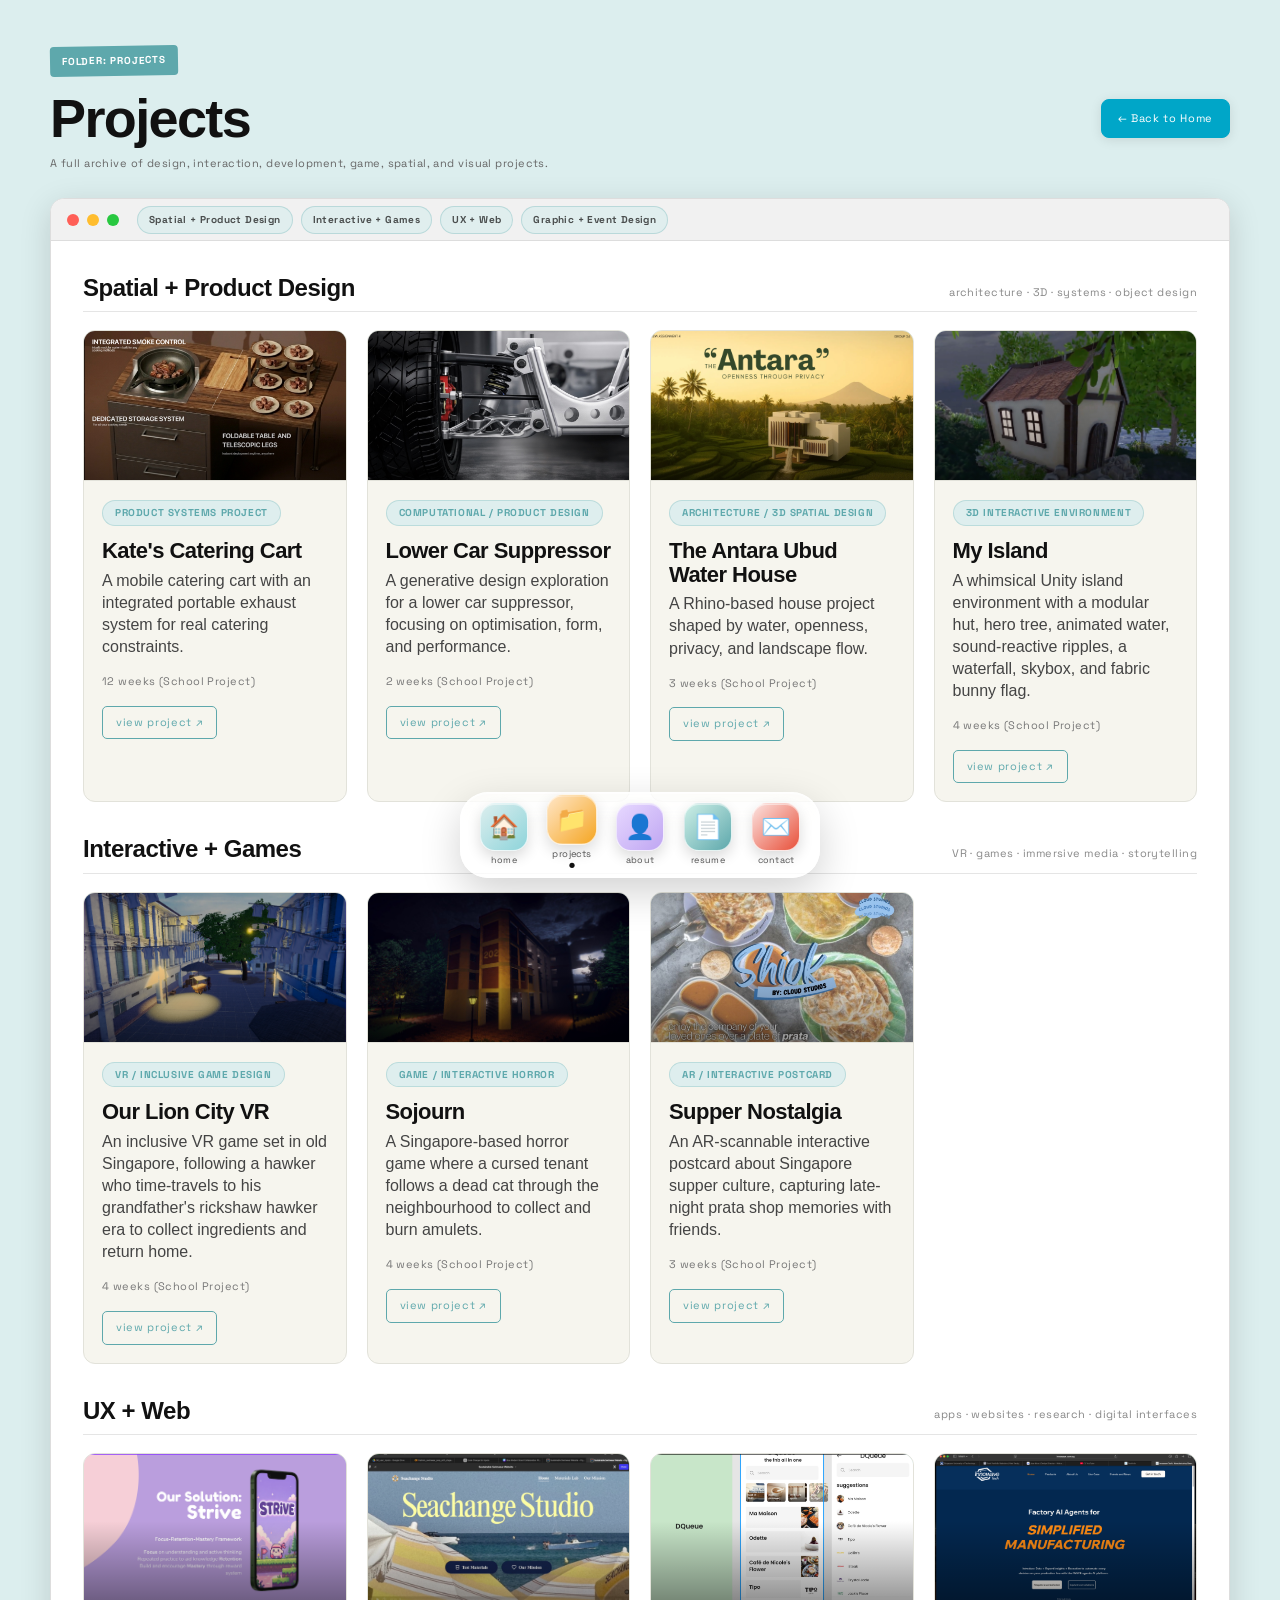
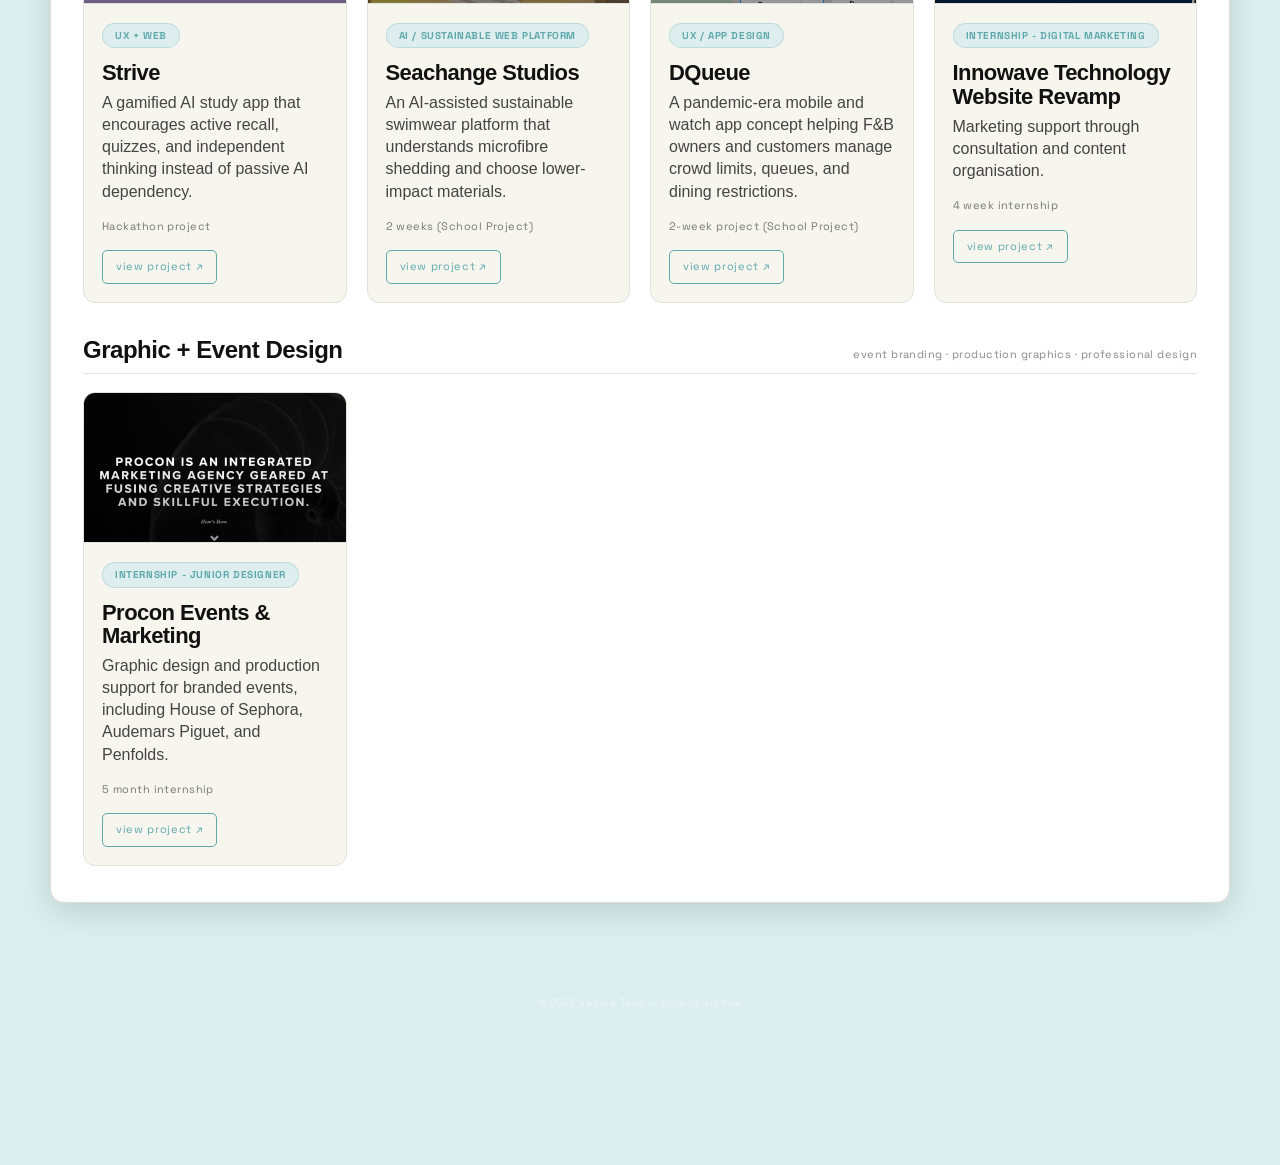
<file: projects-home.html>
<!DOCTYPE html>
<html lang="en">
<head>
  <meta charset="UTF-8" />
  <meta name="viewport" content="width=device-width, initial-scale=1.0" />
  <title>Projects — Vadora Tang</title>

  <link rel="stylesheet" href="css/base.css" />
  <link rel="stylesheet" href="css/home.css" />
  <link rel="stylesheet" href="css/projects-home.css" />
</head>

<body>
  <nav class="dock-nav" aria-label="Main navigation">
    <a href="index.html#home" class="nav-link" aria-label="Home">
      <span class="dock-icon">🏠</span>
      <span class="dock-label">home</span>
    </a>
    <a href="projects-home.html" class="nav-link active" aria-label="Projects">
      <span class="dock-icon">📁</span>
      <span class="dock-label">projects</span>
    </a>
    <a href="index.html#about" class="nav-link" aria-label="About">
      <span class="dock-icon">👤</span>
      <span class="dock-label">about</span>
    </a>
    <a href="index.html#resume" class="nav-link" aria-label="Resume">
      <span class="dock-icon">📄</span>
      <span class="dock-label">resume</span>
    </a>
    <a href="index.html#contact" class="nav-link" aria-label="Contact">
      <span class="dock-icon">✉️</span>
      <span class="dock-label">contact</span>
    </a>
  </nav>

  <main>
    <section id="projects" class="projects-home-section">
      <div class="container archive-container">
        <span class="archive-folder-tag">FOLDER: PROJECTS</span>

        <div class="archive-heading-row">
          <h1 class="section-heading">Projects</h1>
          <a href="index.html#projects" class="btn primary archive-back-btn" aria-label="Back to homepage projects section">
            ← Back to Home
          </a>
        </div>
        <p class="section-sub">
          A full archive of design, interaction, development, game, spatial, and visual projects.
        </p>

        <div class="finder-window">
          <div class="window-bar">
            <div class="window-dots" aria-hidden="true">
              <span></span>
              <span></span>
              <span></span>
            </div>

            <nav class="window-title archive-tabs" id="archiveCategoryTabs" aria-label="Project categories">
              <!-- Category tabs are generated by projects-home.js -->
            </nav>
          </div>

          <div class="finder-body">
            <div class="archive-intro-row">
              <h2 class="category-title archive-main-title">Some of my work!</h2>
              <p class="category-note">click a category tab to jump through the full archive</p>
            </div>

            <div id="projectsArchive" aria-label="All projects">
              <!-- Project categories and cards are generated by projects-home.js -->
            </div>
          </div>
        </div>
      </div>
    </section>
  </main>

  <footer>
    © 2025 Vadora Tang — project archive
  </footer>

  <script src="js/projects-data.js"></script>
  <script src="js/utils.js"></script>
  <script src="js/projects-home.js"></script>
</body>
</html>
</file>
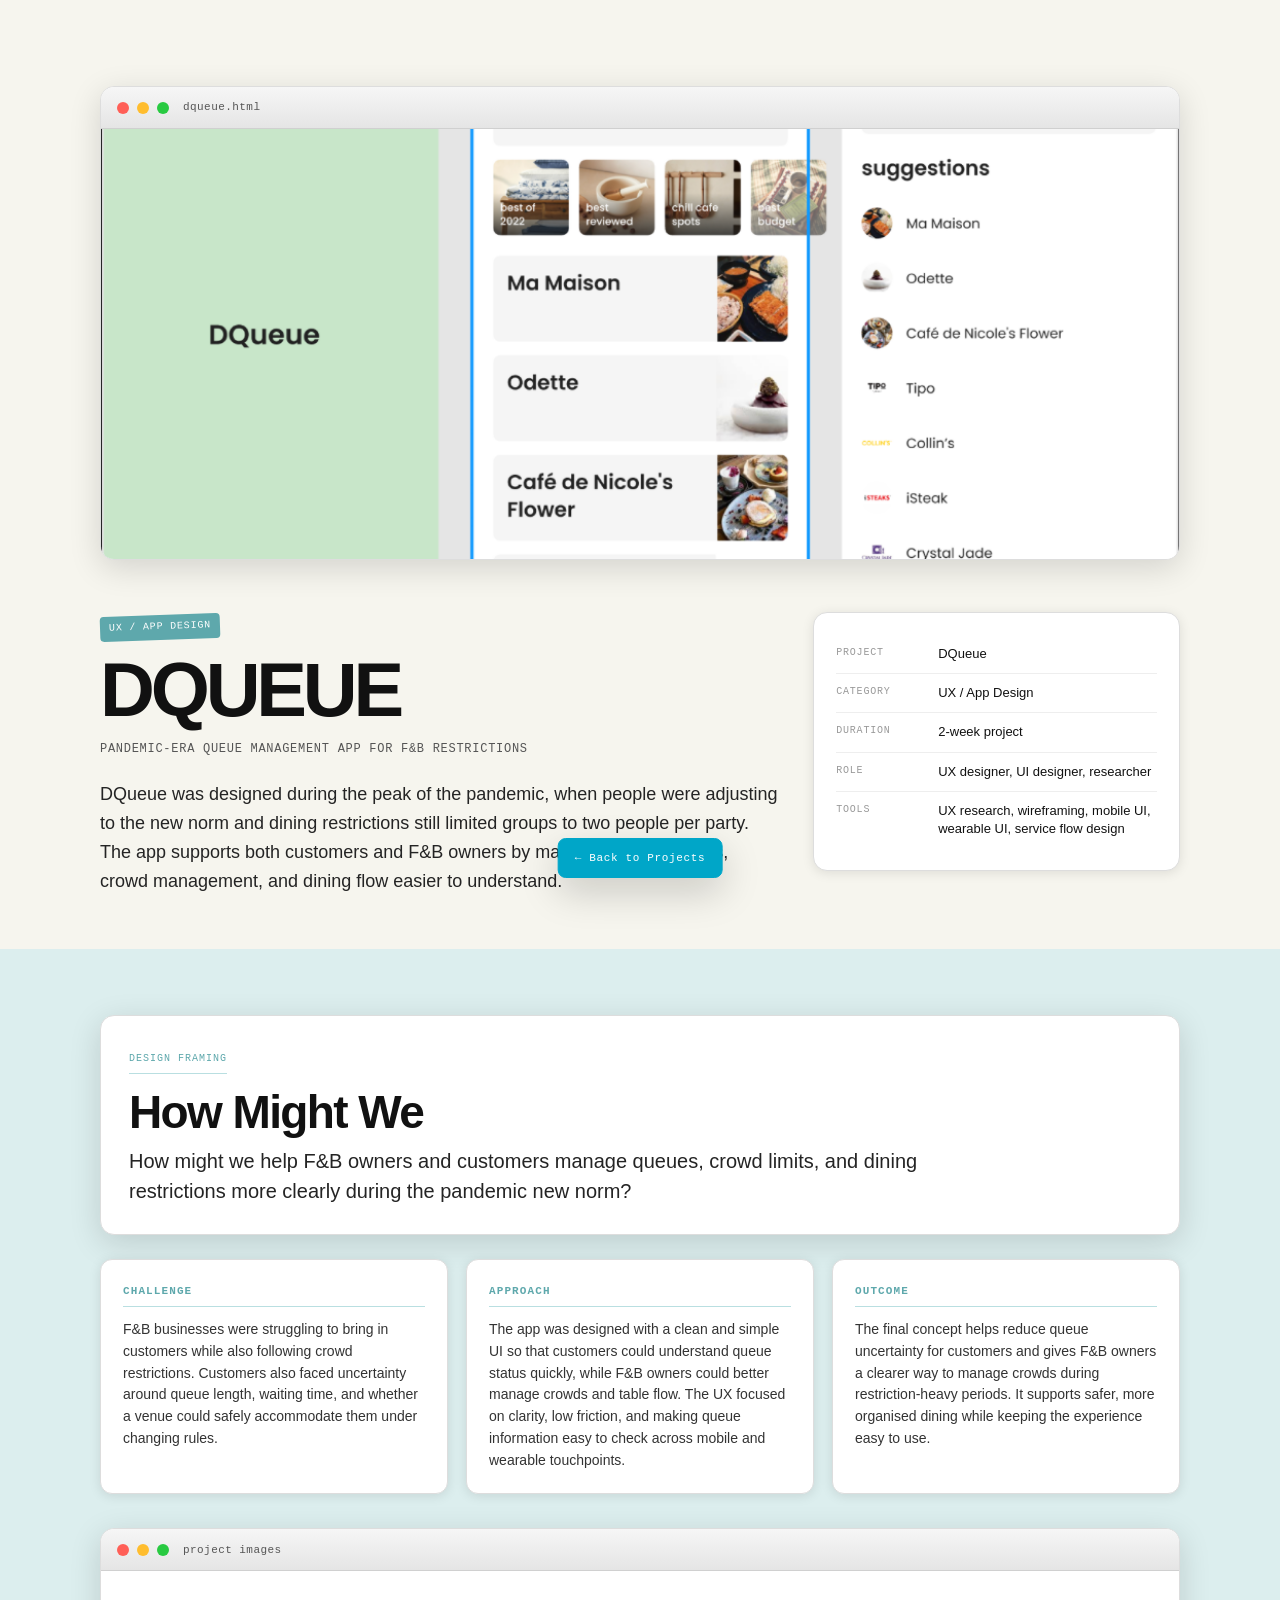
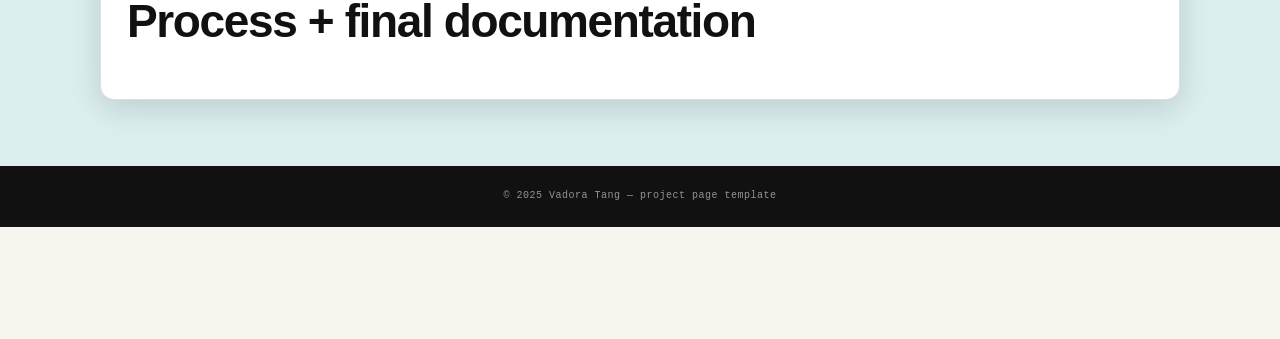
<file: vadora-portfolio/project.html>
<!DOCTYPE html>
<html lang="en">
<head>
  <meta charset="UTF-8" />
  <meta name="viewport" content="width=device-width, initial-scale=1.0" />
  <title>Project — Vadora Tang</title>

  <style>
    :root {
      --cream: #F6F5EE;
      --ice: #DCEEEE;
      --aqua: #B9DFE1;
      --teal: #5EA8AC;
      --dark: #111111;
      --cyan: #00A6C8;
      --red: #E8503A;
      --orange: #F5A623;
      --radius: 14px;
      --shadow: 0 2px 12px rgba(0,0,0,0.10);
      --shadow-lg: 0 8px 32px rgba(0,0,0,0.14);
      --mono: "Courier New", Courier, monospace;
      --serif: -apple-system, BlinkMacSystemFont, "SF Pro Display", "SF Pro Text", "Helvetica Neue", Arial, sans-serif;
      --body: -apple-system, BlinkMacSystemFont, "SF Pro Text", "Helvetica Neue", Arial, sans-serif;
    }

    * {
      box-sizing: border-box;
      margin: 0;
      padding: 0;
    }

    html {
      scroll-behavior: smooth;
    }

    body {
      background: var(--cream);
      color: var(--dark);
      font-family: var(--body);
      font-size: 15px;
      line-height: 1.65;
      overflow-x: hidden;
      padding-bottom: 112px;
    }

    a {
      color: inherit;
      text-decoration: none;
    }

    img {
      max-width: 100%;
      display: block;
    }

    nav.dock-nav {
      position: fixed;
      left: 50%;
      bottom: 22px;
      transform: translateX(-50%);
      z-index: 100;
      width: max-content;
      display: flex;
      align-items: center;
      justify-content: center;
      transition: transform 0.22s ease;
    }

    .dock-nav.is-scrolling {
      transform: translateX(-50%) scale(0.965);
    }

    .dock-back-btn {
      box-shadow: 0 14px 38px rgba(0,0,0,0.18);
    }

    .section-wrap {
      width: min(1080px, calc(100% - 48px));
      margin: 0 auto;
    }

    .sticker {
      display: inline-block;
      background: var(--teal);
      color: white;
      font-family: var(--mono);
      font-size: 10px;
      letter-spacing: 0.08em;
      text-transform: uppercase;
      padding: 4px 9px;
      border-radius: 4px;
      transform: rotate(-2deg);
      margin-bottom: 14px;
    }

    .tag {
      display: inline-block;
      width: fit-content;
      font-family: var(--mono);
      font-size: 10px;
      letter-spacing: 0.06em;
      text-transform: uppercase;
      color: var(--teal);
      background: var(--ice);
      border: 1px solid var(--aqua);
      border-radius: 999px;
      padding: 3px 8px;
    }

    .btn {
      display: inline-block;
      border: 1.5px solid var(--dark);
      border-radius: 8px;
      padding: 10px 16px;
      font-family: var(--mono);
      font-size: 11px;
      letter-spacing: 0.06em;
      transition: all 0.18s;
    }

    .btn:hover {
      transform: translateY(-2px);
      box-shadow: var(--shadow);
    }

    .btn.primary {
      background: var(--cyan);
      color: white;
      border-color: var(--cyan);
    }

    .window-bar {
      height: 42px;
      background: linear-gradient(180deg, #f6f6f6 0%, #e5e5e5 100%);
      border-bottom: 1px solid #d0d0d0;
      display: flex;
      align-items: center;
      gap: 8px;
      padding: 0 16px;
    }

    .dot {
      width: 12px;
      height: 12px;
      border-radius: 50%;
      display: inline-block;
    }

    .red { background: #FF5F57; }
    .yellow { background: #FFBD2E; }
    .green { background: #28CA41; }

    .window-title {
      margin-left: 6px;
      color: #555;
      font-family: var(--mono);
      font-size: 11px;
      letter-spacing: 0.04em;
    }

    .project-hero {
      padding-top: 86px;
      padding-bottom: 28px;
    }

    .hero-window {
      background: white;
      border: 1px solid #ddd;
      border-radius: var(--radius);
      overflow: hidden;
      box-shadow: var(--shadow-lg);
    }

    .hero-image {
      min-height: 430px;
      background:
        radial-gradient(circle at 20% 20%, rgba(0,166,200,0.18), transparent 30%),
        radial-gradient(circle at 70% 65%, rgba(232,80,58,0.18), transparent 30%),
        linear-gradient(135deg, var(--ice), var(--aqua));
      background-size: cover;
      background-position: center;
      display: flex;
      align-items: center;
      justify-content: center;
      text-align: center;
      padding: 28px;
      color: var(--teal);
      font-family: var(--mono);
      font-size: 12px;
      letter-spacing: 0.05em;
      text-transform: uppercase;
    }

    .hero-image.has-image {
      color: transparent;
    }

    .project-intro {
      padding: 24px 0 54px;
    }

    .intro-grid {
      display: grid;
      grid-template-columns: 1.3fr 0.7fr;
      gap: 32px;
      align-items: start;
    }

    .project-title {
      font-family: var(--serif);
      font-size: clamp(38px, 7vw, 76px);
      line-height: 0.96;
      letter-spacing: -0.055em;
      text-transform: uppercase;
      font-weight: 800;
      margin-bottom: 14px;
    }

    .project-subtitle {
      color: #555;
      font-family: var(--mono);
      font-size: 12px;
      letter-spacing: 0.06em;
      text-transform: uppercase;
      margin-bottom: 20px;
    }

    .project-description {
      max-width: 720px;
      font-size: 18px;
      line-height: 1.6;
      color: #242424;
    }

    .details-card {
      background: white;
      border: 1px solid #ddd;
      border-radius: var(--radius);
      box-shadow: var(--shadow);
      padding: 22px;
    }

    .detail-row {
      display: grid;
      grid-template-columns: 90px 1fr;
      gap: 12px;
      padding: 10px 0;
      border-bottom: 1px solid #eee;
    }

    .detail-row:last-child {
      border-bottom: none;
    }

    .detail-label {
      color: #999;
      font-family: var(--mono);
      font-size: 10px;
      letter-spacing: 0.08em;
      text-transform: uppercase;
    }

    .detail-value {
      font-size: 13px;
      line-height: 1.4;
    }

    .content-section {
      background: var(--ice);
      padding: 66px 0;
    }

    .content-grid {
      display: grid;
      grid-template-columns: repeat(3, 1fr);
      gap: 18px;
      margin-bottom: 34px;
    }

    .text-card {
      background: white;
      border: 1px solid #ddd;
      border-radius: 12px;
      box-shadow: var(--shadow);
      padding: 22px;
    }

    .text-card h3 {
      color: var(--teal);
      font-family: var(--mono);
      font-size: 11px;
      letter-spacing: 0.1em;
      text-transform: uppercase;
      border-bottom: 1px solid var(--aqua);
      padding-bottom: 6px;
      margin-bottom: 12px;
    }

    .text-card p {
      color: #333;
      font-size: 14px;
      line-height: 1.55;
    }

    .hmw-card {
      background: white;
      border: 1px solid #ddd;
      border-radius: var(--radius);
      box-shadow: var(--shadow-lg);
      padding: 28px;
      margin-bottom: 24px;
    }

    .hmw-eyebrow {
      display: inline-block;
      color: var(--teal);
      font-family: var(--mono);
      font-size: 10px;
      letter-spacing: 0.1em;
      text-transform: uppercase;
      border-bottom: 1px solid var(--aqua);
      padding-bottom: 5px;
      margin-bottom: 14px;
    }

    .hmw-card h2 {
      font-family: var(--serif);
      font-size: clamp(28px, 4vw, 46px);
      line-height: 1.05;
      letter-spacing: -0.035em;
      margin-bottom: 10px;
    }

    .hmw-card p {
      max-width: 880px;
      font-size: 20px;
      line-height: 1.5;
      color: #242424;
    }

    .wide-card {
      background: white;
      border: 1px solid #ddd;
      border-radius: var(--radius);
      box-shadow: var(--shadow-lg);
      overflow: hidden;
      margin-top: 22px;
    }

    .wide-card-body {
      padding: 26px;
    }

    .wide-card h2 {
      font-family: var(--serif);
      font-size: clamp(28px, 4vw, 46px);
      line-height: 1.05;
      letter-spacing: -0.03em;
      margin-bottom: 8px;
    }

    .wide-card p {
      color: #444;
      max-width: 780px;
    }

    .image-grid {
      display: grid;
      grid-template-columns: repeat(2, 1fr);
      gap: 18px;
      margin-top: 28px;
    }

    .image-slot {
      min-height: 420px;
      background: linear-gradient(135deg, #ffffff, var(--aqua));
      border: 1px solid #ddd;
      border-radius: 12px;
      overflow: hidden;
      display: flex;
      align-items: center;
      justify-content: center;
      padding: 18px;
      text-align: center;
      color: rgba(17,17,17,0.45);
      font-family: var(--mono);
      font-size: 11px;
      letter-spacing: 0.06em;
      text-transform: uppercase;
      background-size: cover;
      background-position: center;
    }

    .image-slot.has-image {
      color: transparent;
    }

    .image-slot.is-hidden {
      display: none;
    }

    .image-slot.contain-image {
      background-size: contain;
      background-repeat: no-repeat;
      background-color: white;
    }

    .image-slot.has-video {
      padding: 0;
      background: #111;
      color: inherit;
      align-items: stretch;
      justify-content: stretch;
    }

    .image-slot video {
      width: 100%;
      height: 100%;
      min-height: 420px;
      object-fit: contain;
      display: block;
      background: #111;
    }

    .image-slot.pdf-preview {
      min-height: 420px;
      padding: 0;
      background: white;
      color: inherit;
      display: block;
      text-align: left;
      text-transform: none;
      letter-spacing: normal;
    }

    .pdf-preview iframe {
      width: 100%;
      height: 360px;
      border: 0;
      display: block;
      background: white;
    }

    .pdf-preview-bar {
      display: flex;
      align-items: center;
      justify-content: space-between;
      gap: 14px;
      padding: 14px 16px;
      border-top: 1px solid #e5e5e5;
      background: #fafafa;
    }

    .pdf-preview-title {
      font-family: var(--mono);
      font-size: 10px;
      letter-spacing: 0.08em;
      text-transform: uppercase;
      color: #555;
    }

    .pdf-preview-actions {
      display: flex;
      gap: 8px;
      flex-wrap: wrap;
    }

    .project-actions {
      margin-top: 18px;
      display: flex;
      flex-wrap: wrap;
      gap: 10px;
    }

    .report-btn {
      background: var(--dark);
      color: white;
    }

    .report-btn:hover {
      background: var(--cyan);
      border-color: var(--cyan);
    }

    .image-slot.video-slot {
      position: relative;
      cursor: pointer;
    }

    .image-slot.video-slot::after {
      content: "";
      position: absolute;
      inset: 0;
      background: rgba(0,0,0,0.28);
    }

    .video-link {
      position: absolute;
      inset: 0;
      z-index: 2;
      display: flex;
      flex-direction: column;
      align-items: center;
      justify-content: center;
      gap: 10px;
      color: white;
      font-family: var(--mono);
      text-transform: uppercase;
      letter-spacing: 0.08em;
    }

    .video-play {
      width: 58px;
      height: 58px;
      border-radius: 50%;
      background: rgba(255,255,255,0.92);
      color: var(--dark);
      display: flex;
      align-items: center;
      justify-content: center;
      font-size: 22px;
      padding-left: 4px;
      box-shadow: var(--shadow-lg);
    }

    .video-label {
      background: rgba(0,0,0,0.45);
      padding: 6px 10px;
      border-radius: 999px;
      font-size: 10px;
    }

    .next-section {
      background: var(--cream);
      padding: 44px 0 70px;
      text-align: center;
    }

    footer {
      background: var(--dark);
      color: rgba(255,255,255,0.55);
      text-align: center;
      padding: 22px;
      font-family: var(--mono);
      font-size: 10px;
      letter-spacing: 0.05em;
    }

    .not-found {
      padding-top: 120px;
      min-height: 72vh;
      text-align: center;
    }

    .not-found h1 {
      font-family: var(--serif);
      font-size: clamp(34px, 6vw, 68px);
      letter-spacing: -0.04em;
      line-height: 1;
      margin-bottom: 12px;
    }

    .not-found p {
      color: #555;
      margin-bottom: 24px;
    }

    @media (prefers-reduced-motion: reduce) {
      html { scroll-behavior: auto; }

      .dock-nav,
      .dock-nav.is-scrolling {
        transition: none !important;
      }
    }

    @media (max-width: 820px) {
      body {
        padding-bottom: 104px;
      }

      nav.dock-nav {
        bottom: 16px;
        width: auto;
        max-width: calc(100% - 22px);
        padding: 8px 10px;
        border-radius: 999px;
      }

      .section-wrap {
        width: min(100% - 32px, 1080px);
      }

      .hero-image {
        min-height: 260px;
      }

      .intro-grid,
      .content-grid,
      .image-grid {
        grid-template-columns: 1fr;
      }

      .project-description {
        font-size: 16px;
      }

      .image-slot,
      .image-slot.pdf-preview {
        min-height: 480px;
      }

      .image-slot video {
        min-height: 480px;
      }

      .pdf-preview iframe {
        height: 420px;
      }

      .pdf-preview-bar {
        align-items: flex-start;
        flex-direction: column;
      }
    }
  </style>
</head>

<body>
  <nav class="dock-nav" aria-label="Project page navigation">
    <a href="index.html#projects" class="btn primary dock-back-btn" aria-label="Back to projects section">← Back to Projects</a>
  </nav>

  <main id="app"></main>

  <footer>
    © 2025 Vadora Tang — project page template
  </footer>

  <script>
    const PROJECTS = {
      "kates-catering-cart": {
        title: "Kate's Catering Cart",
        subtitle: "Portable live-cooking exhaust system for indoor corporate catering",
        category: "Product Systems / Industry Project",
        duration: "12 weeks (School Project)",
        role: "Product designer, workflow researcher, prototyper",
        tools: "Sketching, CAD, physical prototyping, exhaust testing, user research",
        year: "2026",
        hmw: "How might we enable safe, flame-free and engaging live cooking for steak and satay in indoor corporate spaces, while eliminating smoke and odour in a portable, professional setup?",
        problem: "Indoor corporate catering often limits live cooking because smoke, odour, open flames, bulky transport, and unclear workflows make steak and satay difficult to serve safely in enclosed spaces. For Kate's Catering, the challenge was to create a portable system that could support live cooking while protecting customers, chefs, movers, and event operations.",
        approach: "The project was developed through stakeholder research, persona mapping, workflow analysis, and physical testing. We studied chef, logistics, and customer pain points, then tested exhaust placement, table dimensions, leg mechanisms, materials, storage, and mobility. Key decisions included front-facing suction to capture smoke at the source, a modular exhaust head for different cookware heights, foldable legs for faster setup, lockable caster wheels for movement, and a compact table layout based on human reach.",
        solution: "The final concept is a portable exhaust cart that combines induction cooking, front-facing suction, modular fume extraction, integrated storage, foldable setup, and a professional service surface. It supports safer flame-free cooking, reduces smoke and odour, improves setup and teardown, and creates a cleaner live-cooking experience for indoor corporate events.",
        heroImage: "img/kate-catering.jpeg",
        heroLabel: "Hero image: img/kate-catering.jpeg",
        description: "Kate's Catering Cart is a portable exhaust system designed for a catering company, focusing on mobility, safety, workflow, and operational constraints. Beyond solving ventilation, it also enhances the customer experience by turning live cooking into a cleaner form of culinary theatre. Since indoor steak and satay cooking is difficult without an exhaust system, the cart helps unlock a new catering format for corporate spaces and pushes live catering toward a safer, more professional, and more engaging direction.",
        brief: "Design a mobile product system that enables flame-free indoor live cooking while managing smoke, odour, transport, setup, and service presentation.",
        process: "The project considered real catering constraints across cooking, movement, setup, teardown, exhaust direction, storage, cleaning, and customer-facing presentation. Testing focused on how smoke travels, where suction should be placed, how quickly the cart can be assembled, and how the system can stay compact while supporting a professional live station.",
        outcome: "KateCart meets three key needs: for customers, it creates smoke-free culinary theatre with a clean and cohesive aesthetic; for chefs, it offers organised workflow and built-in smoke control for high-heat cooking; and for operations, it improves portability, quick setup, easy cleanup, and teardown. As this is an industry project and Kate's Catering is continuing development, the full final product cannot be shown publicly.",
        images: [
          "img/kates-catering-cart-01.jpg",
          "https://youtu.be/j2FFKZm37x8?si=3rMcdcsvyF3803N5"
        ]
      },

      "lower-car-suppressor": {
        title: "Lower Car Suppressor",
        subtitle: "Generative design exploration for automotive form optimisation",
        category: "Computational / Product Design",
        duration: "2 weeks (School Project)",
        role: "Designer, CAD modeller",
        tools: "Generative design workflow, CAD, digital modelling, Fusion 360",
        year: "School project",
        heroImage: "img/car-suspension.jpeg",
        heroLabel: "Hero image: img/car-suspension.jpeg",
        description: "Lower Car Suppressor is a short generative design study exploring how computational workflows can produce optimised forms for an automotive component. The project focuses on performance, weight, structural logic, and the visual language that emerges from design constraints.",
        brief: "Explore a component through generative design and understand how constraints can guide form development.",
        process: "The work involved defining loads, constraints, and spatial boundaries before evaluating generated forms for function and manufacturability.",
        outcome: "The result is a design exploration that demonstrates how optimisation can inform product form and performance thinking.",
        images: [
          "https://youtu.be/N6gWsdYlmfc",
          "https://youtu.be/R24QFNIU9ks"
        ],
        reportFile: "docs/AID%20Team%202.pdf",
        reportLabel: "Download full report"
      },

      "the-antara-ubud-water-house": {
        title: "The Antara Ubud Water House",
        subtitle: "A relaxing Ubud getaway villa shaped by water, privacy, and landscape flow",
        category: "Architecture / 3D Spatial Design",
        duration: "3 week (School Project)",
        role: "Spatial designer, Rhino modeller",
        tools: "Rhino, 3D modelling, architectural diagrams",
        year: "School project",
        heroImage: "img/antara.png",
        heroLabel: "Hero image: img/antara.png",
        hmw: "How might we design a relaxing getaway villa in Ubud that is shaped by water, privacy, and landscape flow, while turning the site's natural water levels into an immersive spatial experience?",
        description: "The Antara Ubud Water House is a two-storey getaway villa concept on a hilled site in Ubud, Bali. The house responds to natural water pooling by turning water into a central source of movement, light, privacy, and atmosphere, creating a calm retreat where people can relax while staying connected to the landscape.",
        brief: "Design a getaway villa that responds to a hilled landscape, natural water levels, privacy, and relaxation while using water as both an environmental and experiential driver.",
        process: "Programmes were positioned according to privacy, view, water flow, and terrain. The design uses level changes to shape the journey through the villa, with stairs that descend beside the water level and lower spaces that feel more secluded and retreat-like.",
        solution: "The final design is a two-storey villa with an upper level and a basement retreat. As users descend, the stairs run beside the water level, creating the feeling of moving down into water. In the basement, a clear ceiling allows sunlight to pass through the water above, casting a soft rippling water-light effect into the space below.",
        outcome: "The design creates a quiet getaway villa where water guides the spatial experience. Privacy, landscape flow, and natural light are layered through section, allowing the basement to feel immersive and calming while the upper level remains open to views and movement.",
        images: [
          "img/antara-2.jpeg",
          "https://youtu.be/SabVBXkKNMQ",
          "img/antara-floorplan.png",
          "img/antara-axo.png"
        ],
        reportFile: "docs/SDW-Ex4.pdf",
        reportLabel: "Download full report"
      },

      "my-island": {
        title: "My Island",
        subtitle: "Whimsical interactive 3D island environment built in Unity",
        category: "3D Environment / Interactive World-building",
        duration: "4 weeks (School Project)",
        role: "Environment designer, 3D modeller, Unity scene builder",
        tools: "Unity, Maya, Photoshop, ZBrush, Unity nodes / Shader Graph",
        year: "School project",
        heroImage: "img/my-island.jpeg",
        heroLabel: "Hero image: img/my-island.jpeg",
        framingEyebrow: "Project Focus",
        framingTitle: "What This Project Does",
        hmw: "My Island brings together a designed island silhouette, modular architecture, a hand-crafted hero tree, animated water, sound, ripples, waterfall movement, a skybox, and a realistic cloth-simulated bunny flag to create a cozy interactive 3D world.",
        description: "My Island is a 4-week 3D environment project created in Unity, with Maya used for modelling and Photoshop used for the hero tree leaf artwork. The project explores how modular assets, animated environmental systems, sound, and playful visual details can make a small island feel whimsical, cozy, and alive.",
        brief: "Create an interactive 3D island environment with a clear silhouette, stylised charm, modular assets, and atmospheric details that make the space feel alive.",
        problem: "Building a rich island scene meant creating many houses and environmental details, but modelling every house individually would be time-consuming and difficult to keep consistent. The challenge was to make the world feel full and playful while keeping the production workflow manageable through modular design.",
        approach: "I designed the island silhouette, then built the scene in Unity using Maya-modelled assets. A modular hut system was modelled and textured so the same house elements could be reused in different ways. The hero tree became the main landmark, with textured bark and leaves developed through Photoshop and ZBrush. I also used Unity nodes to animate the water, add interactive sound, ripples, and a waterfall, built a skybox for atmosphere, and created a realistic fabric bunny flag using Unity cloth simulation.",
        outcome: "The final environment is a whimsical and cozy island with a cute bunny flag, a modular hut, animated water, a waterfall, and a shaded chill corner under the hero tree. The stump area creates a small resting spot where people can imagine sitting and relaxing, while the modular house system keeps the world expandable without needing to model every building from scratch.",
        images: [
          "img/my-island.jpeg",
          "https://youtu.be/rxYPO3cCMlY"
        ]
      },

      "our-lion-city-vr": {
        title: "Our Lion City VR",
        subtitle: "Inclusive VR game set in old Singapore hawker culture",
        category: "VR / Inclusive Game Design",
        duration: "4 weeks (School Project)",
        role: "VR experience designer, interaction designer, environment storyteller",
        tools: "Unity, VR development, 3D assets, simple UI design, inclusive interaction design",
        year: "School project",
        heroImage: "img/ourlioncity.jpeg",
        heroLabel: "Hero image: img/ourlioncity.jpeg",
        hmw: "How might we design an inclusive VR game that supports people with little or no technology experience while emphasising Singaporean identity through old Singapore hawker culture?",
        description: "Our Lion City VR is a virtual reality game about old Singapore and hawker culture. The story follows a present-day hawker whose stall was passed down from his grandfather. When his business struggles, he time travels back to the era of travelling rickshaw hawkers and must collect ingredients around old Singapore to return home.",
        brief: "Create a VR experience that communicates Singaporean identity through old hawker culture while remaining accessible to players with little or no technology experience.",
        problem: "VR can feel intimidating for players who are unfamiliar with computers, controllers, or game interfaces. The challenge was to make a heritage-based VR game that still felt inclusive, readable, and easy to enter for users with limited technology experience.",
        approach: "We kept the UI simple, readable, and low-pressure, using clear prompts and familiar Singaporean cues to guide the player. The experience used hawker culture, ingredient collection, old streets, and the grandfather's rickshaw hawker past as environmental storytelling anchors, so players could understand the task without relying on complex controls.",
        outcome: "The final VR game frames Singaporean identity through food heritage, family legacy, and old hawker culture. Players explore old Singapore, collect ingredients, and help the hawker return to his time, while the simplified interface makes the experience more welcoming for players with little technology experience.",
        galleryTitle: "Final Presentation",
        galleryDescription: "",
        images: [
          "docs/our-lion-city-slide-deck.pdf",
          "https://youtu.be/W2IilvxVJPs"
        ],
        reportFile: "docs/our-lion-city-experiential-design-report.pdf",
        reportLabel: "Download experiential design report"
      },

      "sojourn": {
        title: "Sojourn",
        subtitle: "Interactive horror game set in a cursed Singapore neighbourhood",
        category: "Game / Interactive Horror",
        duration: "4 weeks (School Project)",
        role: "Game designer, interactive developer, environment storyteller",
        tools: "Unity, game design, interaction scripting, environment design, narrative pacing",
        year: "School project",
        heroImage: "img/sojourn.jpeg",
        heroLabel: "Hero image: img/sojourn.jpeg",
        hmw: "How might we develop an interactive horror game that uses Singaporean neighbourhood spaces, environmental pacing, and player action to build fear and curiosity?",
        description: "Sojourn is a Singapore-based horror game set in a cursed neighbourhood. A new tenant becomes cursed after sleeping in his room one night, then follows a dead cat around the estate to collect amulets, burn them, and break the curse.",
        brief: "Design a horror game experience that uses environment and pacing to guide emotional response while giving the player meaningful interactive tasks.",
        problem: "The challenge was to make the horror feel local and interactive instead of relying only on jumpscares. The neighbourhood needed to feel familiar, unsettling, and readable enough for the player to follow clues while still feeling uncertain.",
        approach: "The experience was developed around exploration, guided movement, and item collection. The dead cat acts as a strange guide through the neighbourhood, while amulets, spatial cues, sound, and pacing push the player forward. Interaction was used to make the player actively participate in breaking the curse rather than only watching the story unfold.",
        outcome: "The final game concept creates an interactive horror journey through a cursed Singapore neighbourhood. By following the dead cat, collecting amulets, and burning them to break the curse, the player experiences fear through movement, discovery, and environmental tension.",
        galleryTitle: "Final Presentation",
        galleryDescription: "",
        images: [
          "docs/sojourn_Presentation.pdf",
          "https://youtu.be/tXcJLoGyMgQ"
        ],
        reportFile: "docs/sojourn-report.pdf",
        reportLabel: "Download report"
      },

      "supper-nostalgia": {
        title: "Supper Nostalgia",
        subtitle: "Interactive AR postcard about Singapore supper culture",
        category: "AR / Interactive Postcard",
        duration: "3 weeks (School Project)",
        role: "Visual designer, AR storyteller, illustrator",
        tools: "Illustration, AR interaction, layout design, visual storytelling",
        year: "School project",
        heroImage: "img/super-nostalgia.jpeg",
        heroLabel: "Hero image: img/super-nostalgia.jpeg",
        hmw: "How might we encapsulate Singapore's supper culture to invoke nostalgia through an interactive AR postcard?",
        description: "Supper Nostalgia is a Doodle People x NP interactive postcard project about local food memories. The postcard can be scanned with AR to produce an interactive experience themed around nostalgia, focusing on late-night supper culture in Singapore and eating at a prata shop with friends.",
        brief: "Create an interactive postcard that uses AR to bring a nostalgic local memory to life.",
        problem: "Nostalgia can be difficult to communicate in a small postcard format, especially when the final experience also needs to work interactively through AR. The challenge was to make a familiar supper memory feel warm, local, and engaging at first glance and after scanning.",
        approach: "We focused on the shared ritual of eating prata late at night with friends. The visual direction used familiar supper culture cues, warm food memories, and local social atmosphere, then extended the static postcard into an AR interaction so the memory could feel more alive.",
        outcome: "The final postcard captures the comfort of Singapore supper culture through a nostalgic prata-shop scene. The AR layer turns the postcard from a flat illustration into a small interactive memory of late-night food, friends, and local routine.",
        images: ["", ""]
      },

      "dqueue": {
        title: "DQueue",
        subtitle: "Pandemic-era queue management app for F&B restrictions",
        category: "UX / App Design",
        duration: "2-week project",
        role: "UX designer, UI designer, researcher",
        tools: "UX research, wireframing, mobile UI, wearable UI, service flow design",
        year: "School project",
        heroImage: "img/DQueue.png",
        heroLabel: "Hero image: img/DQueue.png",
        hmw: "How might we help F&B owners and customers manage queues, crowd limits, and dining restrictions more clearly during the pandemic new norm?",
        description: "DQueue was designed during the peak of the pandemic, when people were adjusting to the new norm and dining restrictions still limited groups to two people per party. The app supports both customers and F&B owners by making queue progress, crowd management, and dining flow easier to understand.",
        brief: "Design a digital queue system that helps customers and F&B businesses manage waiting, restrictions, and crowd control more smoothly.",
        problem: "F&B businesses were struggling to bring in customers while also following crowd restrictions. Customers also faced uncertainty around queue length, waiting time, and whether a venue could safely accommodate them under changing rules.",
        approach: "The app was designed with a clean and simple UI so that customers could understand queue status quickly, while F&B owners could better manage crowds and table flow. The UX focused on clarity, low friction, and making queue information easy to check across mobile and wearable touchpoints.",
        outcome: "The final concept helps reduce queue uncertainty for customers and gives F&B owners a clearer way to manage crowds during restriction-heavy periods. It supports safer, more organised dining while keeping the experience easy to use.",
        images: ["", ""]
      },

      "seachange-studios": {
        title: "Seachange Studios",
        subtitle: "Sustainable swimwear platform for microfibre-aware material choices",
        category: "AI / Sustainable Web Platform",
        duration: "2 weeks (School Project)",
        role: "Web designer, AI concept designer, research communicator",
        tools: "Web design, AI-assisted recommendation concept, materials research, visual communication",
        year: "School project",
        heroImage: "img/fashion-website.jpeg",
        heroLabel: "Hero image: img/fashion-website.jpeg",
        hmw: "How might we increase awareness of microfibre shedding from both production and consumer choices while helping people choose lower-impact swimwear materials?",
        description: "Seachange Studios is an AI-assisted concept platform that helps swimwear brands and consumers make more sustainable material decisions. Users can upload swimwear images when considering a purchase, while industry users can explore fabric construction recommendations for producing lower-impact swimwear.",
        brief: "Design an interactive platform that communicates microfibre shedding and helps users understand material trade-offs in swimwear production and purchasing.",
        problem: "Microfibre shedding is often invisible to consumers and difficult for brands to communicate clearly. Both production teams and shoppers may lack accessible tools for comparing material choices, microplastic impact, and environmental trade-offs.",
        approach: "The platform was designed around an interactive materials selection tool. It uses an AI-assisted concept flow to recommend fabric constructions, surface lower-impact alternatives, and explain trade-offs between performance, sustainability, and microplastic shedding. The upload feature supports both shoppers evaluating swimwear and industry users planning production.",
        outcome: "The final concept turns microfibre research into a clearer web experience. Seachange Studios helps brands choose lower-impact material constructions and helps consumers become more aware of the hidden environmental cost behind swimwear fabric choices.",
        images: [
          "https://youtu.be/KXIEuEqIVwk"
        ]
      },

      "innowave-technology-website-revamp": {
        title: "Innowave Technology Website Revamp",
        subtitle: "Website analysis, restructuring, and redesign support",
        category: "Web / Professional",
        duration: "Digital marketing internship",
        role: "Digital marketing intern, website design support",
        tools: "Website analysis, content restructuring, marketing consultation",
        year: "2025",
        heroImage: "img/innowave.png",
        heroLabel: "Hero image: img/innowave.png",
        description: "The Innowave Technology Website Revamp involved assessing and restructuring the company's website through analysis, content organisation, and consultation with marketing agencies. The work focused on making the website clearer, more current, and better aligned with the company's digital presence.",
        brief: "Support the improvement of an existing technology company website through clearer structure, content flow, and visual direction.",
        process: "The work involved reviewing existing pages, identifying areas for restructuring, organising content, and supporting website refurbishment discussions with marketing partners.",
        outcome: "The revamp helped improve the website's clarity, presentation, and readiness for a stronger digital marketing presence.",
        images: ["", ""]
      },

      "procon-events-and-marketing": {
        title: "Procon Events & Marketing",
        subtitle: "Junior designer work for high-profile brand activations",
        category: "Professional / Events Design",
        duration: "Junior designer internship",
        role: "Junior designer, production support, on-site event support",
        tools: "Event design, production coordination, client-facing design support",
        year: "2023 — 2024",
        heroImage: "img/procon.png",
        heroLabel: "Hero image: img/procon.png",
        description: "At Procon Events & Marketing, I supported event design and production for high-profile brand activations, including House of Sephora, TAG Heuer F1 ION, Audemars Piguet client events, and Penfolds. The work involved design deliverables, production coordination, and on-site support under real client and vendor timelines.",
        brief: "Support event design and production work across luxury, beauty, and lifestyle brand activations.",
        process: "The internship involved preparing design deliverables, coordinating production needs, responding to client requirements, and supporting on-site execution for selected events.",
        outcome: "The experience strengthened my ability to design within brand guidelines, work with fast production timelines, and understand how spatial and visual design operate in live event environments.",
        images: ["", ""]
      }
    };

    function escapeHTML(value) {
      return String(value)
        .replaceAll("&", "&amp;")
        .replaceAll("<", "&lt;")
        .replaceAll(">", "&gt;")
        .replaceAll('"', "&quot;")
        .replaceAll("'", "&#039;");
    }

    function getProjectSlug() {
      const params = new URLSearchParams(window.location.search);
      return params.get("project") || "dqueue";
    }

    function setBackgroundImage(element, imagePath) {
      if (!element || !imagePath) return;
      element.style.backgroundImage = `url('${imagePath}')`;
      element.classList.add("has-image");
    }

    function getYouTubeId(url) {
      const value = String(url);

      const shortMatch = value.match(/youtu\.be\/([^?&]+)/);
      if (shortMatch) return shortMatch[1];

      const longMatch = value.match(/[?&]v=([^?&]+)/);
      if (longMatch) return longMatch[1];

      return "";
    }

    function setGalleryMedia(element, mediaPath) {
      if (!element || !mediaPath) {
        if (element) element.remove();
        return;
      }

      const value = String(mediaPath);
      const lowerValue = value.toLowerCase();
      const isYouTube = lowerValue.includes("youtu.be") || lowerValue.includes("youtube.com");
      const isMp4 = lowerValue.endsWith(".mp4");
      const isPdf = lowerValue.endsWith(".pdf");
      const shouldContain = lowerValue.includes("floorplan") || lowerValue.includes("axo") || lowerValue.includes("diagram") || lowerValue.includes("plan");

      if (isPdf) {
        element.classList.add("pdf-preview");
        element.innerHTML = `
          <iframe
            src="${escapeHTML(value)}"
            title="PDF slide deck preview"
            loading="lazy">
          </iframe>

          <div class="pdf-preview-bar">
            <span class="pdf-preview-title">PDF deck preview</span>

            <div class="pdf-preview-actions">
              <a class="btn" href="${escapeHTML(value)}" target="_blank" rel="noopener">
                Open PDF
              </a>
            </div>
          </div>
        `;

        return;
      }

      if (isYouTube) {
        const videoId = getYouTubeId(value);
        const thumbnail = videoId ? `https://img.youtube.com/vi/${videoId}/hqdefault.jpg` : "";

        if (thumbnail) {
          element.style.backgroundImage = `url('${thumbnail}')`;
          element.classList.add("has-image", "video-slot");
        }

        element.innerHTML = `
          <a class="video-link" href="${escapeHTML(value)}" target="_blank" rel="noopener" aria-label="Open project video">
            <span class="video-play">▶</span>
            <span class="video-label">Watch project video</span>
          </a>
        `;

        return;
      }

      if (isMp4) {
        element.classList.add("has-video");
        element.innerHTML = `
          <video controls muted playsinline preload="metadata">
            <source src="${escapeHTML(value)}" type="video/mp4">
            Your browser does not support the video tag.
          </video>
        `;

        return;
      }

      const testImage = new Image();

      testImage.onload = () => {
        element.style.backgroundImage = `url('${value}')`;
        element.classList.add("has-image");

        if (shouldContain) {
          element.classList.add("contain-image");
        }
      };

      testImage.onerror = () => {
        element.remove();
      };

      testImage.src = value;
    }

    function inferHMW(project) {
      if (project.hmw || project.howMightWe) return project.hmw || project.howMightWe;

      const title = project.title || "this project";
      const category = String(project.category || "").toLowerCase();

      if (category.includes("ux") || category.includes("app")) {
        return `How might we make ${title} easier, clearer, and more useful for its target users?`;
      }

      if (category.includes("web")) {
        return `How might we communicate ${title} in a clearer and more engaging digital experience?`;
      }

      if (category.includes("game") || category.includes("vr") || category.includes("interactive")) {
        return `How might we use interaction, pacing, and environment design to make ${title} more immersive?`;
      }

      if (category.includes("product")) {
        return `How might we design ${title} as a practical, user-centred system that responds to real constraints?`;
      }

      return `How might we frame ${title} as a clear design response to a real user, context, or storytelling need?`;
    }

    function renderProject(project, slug) {
      document.title = `${project.title} — Vadora Tang`;

      const hmwValue = inferHMW(project);
      const framingEyebrow = project.framingEyebrow || "Design Framing";
      const framingTitle = project.framingTitle || "How Might We";
      const challengeValue = project.problem || project.challenge || project.brief || "Add the main problem, user need, or design opportunity here.";
      const approachValue = project.approach || project.process || "Add your research, ideation, testing, and iteration process here.";
      const outcomeValue = project.solution || project.outcome || "Add the final design outcome and what it improved here.";
      const galleryTitle = project.galleryTitle || "Process + final documentation";
      const galleryDescription = project.galleryDescription || "";

      return `
        <section class="project-hero">
          <div class="section-wrap">
            <div class="hero-window">
              <div class="window-bar">
                <span class="dot red"></span>
                <span class="dot yellow"></span>
                <span class="dot green"></span>
                <span class="window-title">${escapeHTML(slug)}.html</span>
              </div>
              <div class="hero-image" id="heroImage">
                ${escapeHTML(project.heroLabel || "Add hero image in the project data")}
              </div>
            </div>
          </div>
        </section>

        <section class="project-intro">
          <div class="section-wrap intro-grid">
            <div>
              <span class="sticker">${escapeHTML(project.category)}</span>
              <h1 class="project-title">${escapeHTML(project.title)}</h1>
              <p class="project-subtitle">${escapeHTML(project.subtitle)}</p>
              <p class="project-description">${escapeHTML(project.description)}</p>
            </div>

            <aside class="details-card">
              <div class="detail-row">
                <div class="detail-label">Project</div>
                <div class="detail-value">${escapeHTML(project.title)}</div>
              </div>
              <div class="detail-row">
                <div class="detail-label">Category</div>
                <div class="detail-value">${escapeHTML(project.category)}</div>
              </div>
              <div class="detail-row">
                <div class="detail-label">Duration</div>
                <div class="detail-value">${escapeHTML(project.duration)}</div>
              </div>
              <div class="detail-row">
                <div class="detail-label">Role</div>
                <div class="detail-value">${escapeHTML(project.role)}</div>
              </div>
              <div class="detail-row">
                <div class="detail-label">Tools</div>
                <div class="detail-value">${escapeHTML(project.tools)}</div>
              </div>
              ${project.reportFile ? `
                <div class="project-actions">
                  <a class="btn report-btn" href="${escapeHTML(project.reportFile)}" download>
                    ↓ ${escapeHTML(project.reportLabel || "Download report")}
                  </a>
                </div>
              ` : ""}
            </aside>
          </div>
        </section>

        <section class="content-section">
          <div class="section-wrap">
            <article class="hmw-card">
              <span class="hmw-eyebrow">${escapeHTML(framingEyebrow)}</span>
              <h2>${escapeHTML(framingTitle)}</h2>
              <p>${escapeHTML(hmwValue)}</p>
            </article>

            <div class="content-grid">
              <article class="text-card">
                <h3>Challenge</h3>
                <p>${escapeHTML(challengeValue)}</p>
              </article>

              <article class="text-card">
                <h3>Approach</h3>
                <p>${escapeHTML(approachValue)}</p>
              </article>

              <article class="text-card">
                <h3>Outcome</h3>
                <p>${escapeHTML(outcomeValue)}</p>
              </article>
            </div>

            <div class="wide-card">
              <div class="window-bar">
                <span class="dot red"></span>
                <span class="dot yellow"></span>
                <span class="dot green"></span>
                <span class="window-title">project images</span>
              </div>
              <div class="wide-card-body">
                <h2>${escapeHTML(galleryTitle)}</h2>
                ${galleryDescription ? `<p>${escapeHTML(galleryDescription)}</p>` : ""}

                <div class="image-grid">
                  ${(project.images || [])
                    .filter(Boolean)
                    .map((_, index) => `
                      <div class="image-slot" id="galleryImage${index}">Image slot ${String(index + 1).padStart(2, "0")}</div>
                    `)
                    .join("")}
                </div>
              </div>
            </div>
          </div>
        </section>
      `;
    }

    function renderNotFound(slug) {
      return `
        <section class="not-found">
          <div class="section-wrap">
            <h1>Project not found</h1>
            <p>No project page exists for <strong>${escapeHTML(slug)}</strong> yet. Check the slug in PROJECTS inside project.html.</p>
          </div>
        </section>
      `;
    }

    const slug = getProjectSlug();
    const project = PROJECTS[slug];
    const app = document.getElementById("app");

    if (!project) {
      app.innerHTML = renderNotFound(slug);
    } else {
      app.innerHTML = renderProject(project, slug);
      setBackgroundImage(document.getElementById("heroImage"), project.heroImage);
      (project.images || []).forEach((mediaPath, index) => {
        setGalleryMedia(document.getElementById(`galleryImage${index}`), mediaPath);
      });
    }

    const dockNav = document.querySelector(".dock-nav");
    let dockTimer;

    window.addEventListener("scroll", () => {
      if (!dockNav) return;

      dockNav.classList.add("is-scrolling");
      clearTimeout(dockTimer);
      dockTimer = setTimeout(() => dockNav.classList.remove("is-scrolling"), 180);
    }, { passive: true });
  </script>
</body>
</html>
</file>
<file: css/base.css>
@import url("https://fonts.googleapis.com/css2?family=Space+Grotesk:wght@400;500;600;700&display=swap");

:root {
  --cream: #F6F5EE;
  --ice: #DCEEEE;
  --aqua: #B9DFE1;
  --teal: #5EA8AC;
  --dark: #111111;
  --cyan: #00A6C8;
  --red: #E8503A;
  --orange: #F5A623;
  --radius: 14px;
  --shadow: 0 2px 12px rgba(0,0,0,0.10);
  --shadow-lg: 0 8px 32px rgba(0,0,0,0.14);
  --mono: "Space Grotesk", -apple-system, BlinkMacSystemFont, "SF Pro Text", "Helvetica Neue", Arial, sans-serif;
  --serif: -apple-system, BlinkMacSystemFont, "SF Pro Display", "SF Pro Text", "Helvetica Neue", Arial, sans-serif;
  --body: -apple-system, BlinkMacSystemFont, "SF Pro Text", "Helvetica Neue", Arial, sans-serif;
}

* {
  box-sizing: border-box;
  margin: 0;
  padding: 0;
}

html {
  scroll-behavior: smooth;
}

body {
  background: var(--cream);
  color: var(--dark);
  font-family: var(--body);
  font-size: 15px;
  line-height: 1.6;
  overflow-x: hidden;
}

a {
  color: inherit;
  text-decoration: none;
}

img {
  max-width: 100%;
  display: block;
}

section {
  padding: 74px 0;
}

.section-wrap {
  width: min(1080px, calc(100% - 48px));
  margin: 0 auto;
}

.mono {
  font-family: var(--mono);
  font-size: 11px;
  letter-spacing: 0.05em;
}

.tag {
  display: inline-block;
  width: fit-content;
  font-family: var(--mono);
  font-size: 10px;
  letter-spacing: 0.06em;
  text-transform: uppercase;
  color: var(--teal);
  background: var(--ice);
  border: 1px solid var(--aqua);
  border-radius: 999px;
  padding: 3px 8px;
}

.sticker {
  display: inline-block;
  background: var(--red);
  color: white;
  font-family: var(--mono);
  font-size: 10px;
  letter-spacing: 0.08em;
  text-transform: uppercase;
  padding: 4px 9px;
  border-radius: 4px;
  transform: rotate(-2deg);
  margin-bottom: 14px;
}

.btn {
  display: inline-block;
  border: 1.5px solid var(--dark);
  border-radius: 8px;
  padding: 10px 16px;
  font-family: var(--mono);
  font-size: 11px;
  letter-spacing: 0.06em;
  transition: all 0.18s;
}

.btn:hover {
  transform: translateY(-2px);
  box-shadow: var(--shadow);
}

.btn.primary {
  background: var(--cyan);
  color: white;
  border-color: var(--cyan);
}

.window-bar {
  height: 42px;
  background: linear-gradient(180deg, #f6f6f6 0%, #e5e5e5 100%);
  border-bottom: 1px solid #d0d0d0;
  display: flex;
  align-items: center;
  gap: 8px;
  padding: 0 16px;
}

.dot {
  width: 12px;
  height: 12px;
  border-radius: 50%;
  display: inline-block;
}

.red { background: #FF5F57; }
.yellow { background: #FFBD2E; }
.green { background: #28CA41; }

.window-title {
  margin-left: 6px;
  color: #555;
  font-family: var(--mono);
  font-size: 11px;
  letter-spacing: 0.04em;
}

footer {
  background: var(--dark);
  color: rgba(255,255,255,0.55);
  text-align: center;
  padding: 22px;
  font-family: var(--mono);
  font-size: 10px;
  letter-spacing: 0.05em;
}

@media (max-width: 760px) {
  section {
    padding: 60px 0;
  }

  .section-wrap {
    width: min(100% - 32px, 1080px);
  }
}
</file>
<file: css/home.css>
body {
  padding-bottom: 132px;
}

/* HOME DOCK */
nav.dock-nav {
  position: fixed;
  left: 50%;
  bottom: 22px;
  transform: translateX(-50%);
  z-index: 100;
  width: max-content;
  display: flex;
  align-items: end;
  gap: 10px;
  padding: 10px 14px 12px;
  background: rgba(255,255,255,0.58);
  backdrop-filter: blur(22px) saturate(1.25);
  -webkit-backdrop-filter: blur(22px) saturate(1.25);
  border: 1px solid rgba(255,255,255,0.82);
  border-radius: 28px;
  box-shadow: 0 14px 40px rgba(0,0,0,0.18), inset 0 1px 0 rgba(255,255,255,0.7);
}

.nav-link {
  position: relative;
  display: grid;
  justify-items: center;
  gap: 5px;
  min-width: 58px;
  color: var(--dark);
  transition: transform 0.18s ease;
}

.nav-link:hover,
.nav-link.active {
  transform: translateY(-7px) scale(1.05);
}

.dock-icon {
  width: 48px;
  height: 48px;
  border-radius: 15px;
  display: grid;
  place-items: center;
  font-size: 24px;
  border: 1px solid rgba(255,255,255,0.68);
  box-shadow: 0 6px 14px rgba(0,0,0,0.14), inset 0 1px 0 rgba(255,255,255,0.45);
}

.nav-link:nth-child(1) .dock-icon { background: linear-gradient(135deg, #DCEEEE, #8ED4DA); }
.nav-link:nth-child(2) .dock-icon { background: linear-gradient(135deg, #FFE6C7, #F5A623); }
.nav-link:nth-child(3) .dock-icon { background: linear-gradient(135deg, #E7D8FF, #BFA6F2); }
.nav-link:nth-child(4) .dock-icon { background: linear-gradient(135deg, #CDEFE7, #5EA8AC); }
.nav-link:nth-child(5) .dock-icon { background: linear-gradient(135deg, #FBE3E0, #E8503A); }

.dock-label {
  font-family: var(--mono);
  font-size: 9px;
  letter-spacing: 0.03em;
  color: rgba(17,17,17,0.72);
  line-height: 1;
}

.nav-link.active::after {
  content: "";
  width: 5px;
  height: 5px;
  border-radius: 999px;
  background: var(--dark);
  position: absolute;
  bottom: -8px;
  left: 50%;
  transform: translateX(-50%);
}

.sticker.orange {
  background: var(--orange);
  color: var(--dark);
}

.sticker.teal {
  background: var(--teal);
  color: white;
}

/* HERO */
#home {
  padding-top: 24px;
  padding-bottom: 110px;
  min-height: 108vh;
  display: flex;
  align-items: center;
}

.hero-grid {
  display: grid;
  grid-template-columns: 1.05fr 0.95fr;
  gap: 44px;
  align-items: center;
}

.hero-name {
  font-family: var(--serif);
  font-size: clamp(38px, 7vw, 74px);
  line-height: 0.96;
  letter-spacing: -0.055em;
  text-transform: uppercase;
  font-weight: 800;
}

.hero-name span {
  display: block;
  color: var(--cyan);
  font-style: normal;
  font-weight: 800;
}

.hero-kicker {
  margin: 12px 0 22px;
  color: #666;
  font-family: var(--mono);
  font-size: 11px;
  letter-spacing: 0.06em;
  text-transform: uppercase;
}

.hero-copy {
  max-width: 440px;
  font-size: 17px;
  line-height: 1.55;
}

.hero-copy strong {
  color: var(--cyan);
  font-weight: 800;
}

.hero-actions {
  display: flex;
  flex-wrap: wrap;
  gap: 10px;
  margin-top: 28px;
}

.hero-window {
  background: white;
  border: 1px solid #ddd;
  border-radius: var(--radius);
  overflow: hidden;
  box-shadow: var(--shadow-lg);
  transform: rotate(1deg);
}

.hero-image-placeholder {
  min-height: 360px;
  background:
    radial-gradient(circle at 20% 20%, rgba(0,166,200,0.18), transparent 30%),
    radial-gradient(circle at 70% 65%, rgba(232,80,58,0.18), transparent 30%),
    linear-gradient(135deg, var(--ice), var(--aqua));
  background-size: cover;
  background-position: center;
  display: flex;
  align-items: center;
  justify-content: center;
  text-align: center;
  padding: 28px;
  color: var(--teal);
  font-family: var(--mono);
  font-size: 12px;
  letter-spacing: 0.05em;
}

.hero-image-placeholder.has-image {
  color: transparent;
}

/* PROJECTS */
#projects {
  background: var(--ice);
}

.section-heading {
  font-family: var(--serif);
  font-size: clamp(30px, 4.5vw, 54px);
  line-height: 1.05;
  letter-spacing: -0.03em;
  margin-bottom: 8px;
}

.section-sub {
  color: #666;
  font-family: var(--mono);
  font-size: 11px;
  letter-spacing: 0.04em;
  margin-bottom: 32px;
}

.finder-window {
  background: white;
  border: 1px solid #ddd;
  border-radius: var(--radius);
  overflow: hidden;
  box-shadow: var(--shadow-lg);
}

.finder-body {
  padding: 30px;
}

.project-category {
  margin-bottom: 44px;
}

.project-category:last-child {
  margin-bottom: 0;
}

.category-title-row {
  display: flex;
  align-items: end;
  justify-content: space-between;
  gap: 18px;
  border-bottom: 1px solid #e5e5e5;
  padding-bottom: 10px;
  margin-bottom: 18px;
}

.category-title {
  font-family: var(--serif);
  font-size: 24px;
  letter-spacing: -0.02em;
}

.category-note {
  color: #888;
  font-family: var(--mono);
  font-size: 10px;
  letter-spacing: 0.04em;
  text-align: left;
}

.archive-cta {
  flex: 0 0 auto;
  display: inline-flex;
  align-items: center;
  justify-content: center;
  min-height: 34px;
  padding: 8px 13px;
  border: 1.5px solid var(--cyan);
  border-radius: 8px;
  background: var(--cyan);
  color: white;
  font-family: var(--mono);
  font-size: 11px;
  font-weight: 800;
  letter-spacing: 0.05em;
  box-shadow: var(--shadow);
  transition: background 0.18s ease, border-color 0.18s ease, box-shadow 0.18s ease, transform 0.18s ease;
}

.archive-cta:hover {
  background: var(--teal);
  border-color: var(--teal);
  box-shadow: 0 10px 24px rgba(0,0,0,0.14);
  transform: translateY(-2px);
}

.cards-grid {
  display: grid;
  grid-template-columns: repeat(auto-fill, minmax(235px, 1fr));
  gap: 18px;
}

.project-card {
  background: var(--cream);
  border: 1px solid #e2e2da;
  border-radius: 12px;
  overflow: hidden;
  transition: box-shadow 0.18s, transform 0.18s;
}

.project-card:hover {
  transform: translateY(-3px);
  box-shadow: var(--shadow);
}

.card-img {
  min-height: 120px;
  padding: 16px;
  display: flex;
  align-items: flex-end;
  border-bottom: 1px solid #e2e2da;
  background: var(--fallback-bg, linear-gradient(135deg, var(--ice), var(--aqua)));
  position: relative;
  overflow: hidden;
}

.card-img.has-image {
  min-height: 145px;
}

.card-img img {
  position: absolute;
  inset: 0;
  width: 100%;
  height: 100%;
  object-fit: cover;
}

.card-img.has-image::after {
  content: "";
  position: absolute;
  inset: 0;
  background: linear-gradient(180deg, transparent 45%, rgba(0,0,0,0.42));
  pointer-events: none;
}

.card-body {
  padding: 16px;
}

.card-title {
  margin: 9px 0 6px;
  font-family: var(--serif);
  font-size: 18px;
  line-height: 1.15;
}

.card-desc {
  color: #444;
  font-size: 13px;
  line-height: 1.45;
  margin-bottom: 12px;
}

.card-meta {
  color: #777;
  font-family: var(--mono);
  font-size: 10px;
  letter-spacing: 0.04em;
  margin-bottom: 12px;
}

.open-file-btn {
  display: inline-block;
  font-family: var(--mono);
  font-size: 10px;
  letter-spacing: 0.06em;
  color: var(--teal);
  border: 1px solid var(--teal);
  border-radius: 5px;
  padding: 5px 10px;
  transition: all 0.16s;
}

.open-file-btn:hover {
  background: var(--teal);
  color: white;
}

.project-category-featured {
  margin-bottom: 0;
}

.empty-projects {
  color: #666;
  font-family: var(--mono);
  font-size: 11px;
  letter-spacing: 0.04em;
}

/* ABOUT */
#about {
  background:
    radial-gradient(circle at 10% 20%, rgba(0,166,200,0.10), transparent 28%),
    radial-gradient(circle at 88% 30%, rgba(245,166,35,0.14), transparent 30%),
    var(--cream);
}

.about-layout {
  display: grid;
  grid-template-columns: minmax(320px, 0.95fr) minmax(0, 1.35fr);
  gap: 22px;
  align-items: stretch;
}

.about-card {
  background: rgba(255,255,255,0.78);
  border: 1px solid rgba(210,210,198,0.9);
  border-radius: 22px;
  box-shadow: var(--shadow);
  padding: 24px;
  transition: transform 0.2s ease, box-shadow 0.2s ease, border-color 0.2s ease;
}

.about-card:hover {
  transform: translateY(-5px) rotate(-0.4deg);
  box-shadow: 0 16px 34px rgba(0,0,0,0.12);
  border-color: var(--aqua);
}

.profile-card {
  display: grid;
  gap: 18px;
  align-content: start;
  background:
    linear-gradient(180deg, rgba(255,255,255,0.92), rgba(255,255,255,0.68)),
    radial-gradient(circle at 15% 15%, rgba(0,166,200,0.18), transparent 35%),
    radial-gradient(circle at 80% 86%, rgba(232,80,58,0.12), transparent 35%);
}

.profile-top {
  display: grid;
  grid-template-columns: 136px minmax(0, 1fr);
  gap: 18px;
  align-items: center;
}

.profile-info {
  min-width: 0;
  display: flex;
  flex-direction: column;
  justify-content: center;
  align-items: flex-start;
}

.avatar {
  width: 136px;
  height: 136px;
  border-radius: 32px;
  background: linear-gradient(135deg, var(--ice), var(--aqua));
  border: 5px solid white;
  box-shadow: 0 10px 26px rgba(0,0,0,0.14);
  display: grid;
  place-items: center;
  font-size: 52px;
  transform: rotate(-3deg);
  overflow: hidden;
  flex-shrink: 0;
}

.avatar img {
  width: 100%;
  height: 100%;
  object-fit: cover;
  display: block;
}

.about-card h3 {
  font-family: var(--serif);
  font-size: 30px;
  line-height: 1;
  letter-spacing: -0.035em;
  margin-bottom: 8px;
}

.profile-line {
  color: #666;
  font-family: var(--mono);
  font-size: 11px;
  letter-spacing: 0.04em;
  margin-bottom: 12px;
  white-space: nowrap;
}

.profile-top .tag {
  width: 100%;
  max-width: 252px;
  text-align: center;
  font-size: 9px;
  line-height: 1.45;
  letter-spacing: 0.055em;
  padding: 7px 10px;
  white-space: normal;
}

.profile-facts {
  display: grid;
  gap: 10px;
}

.fact-row {
  background: rgba(255,255,255,0.72);
  border: 1px solid #e2e2da;
  border-radius: 16px;
  padding: 12px 13px;
}

.fact-label,
.spec-label {
  color: #999;
  font-family: var(--mono);
  font-size: 10px;
  letter-spacing: 0.08em;
  text-transform: uppercase;
  margin-bottom: 4px;
}

.fact-value,
.spec-value {
  font-size: 13px;
  line-height: 1.45;
}

.academic-journey {
  background:
    linear-gradient(180deg, rgba(255,255,255,0.86), rgba(246,245,238,0.72)),
    radial-gradient(circle at 12% 0%, rgba(0,166,200,0.11), transparent 34%),
    radial-gradient(circle at 92% 100%, rgba(245,166,35,0.16), transparent 36%);
  border: 1px solid rgba(210,210,198,0.92);
  border-radius: 20px;
  padding: 16px;
  overflow: hidden;
}

.journey-header {
  margin-bottom: 16px;
}

.journey-header .tag {
  margin-bottom: 10px;
}

.journey-header h3 {
  margin-bottom: 8px;
  font-size: 28px;
}

.journey-header p {
  color: #444;
  font-size: 13px;
  line-height: 1.5;
}

.journey-timeline {
  position: relative;
  display: grid;
  gap: 10px;
}

.journey-timeline::before {
  content: "";
  position: absolute;
  top: 18px;
  bottom: 18px;
  left: 9px;
  width: 2px;
  border-radius: 999px;
  background: linear-gradient(180deg, var(--cyan), var(--teal), var(--orange));
  opacity: 0.42;
}

.journey-item {
  position: relative;
  display: grid;
  grid-template-columns: 20px minmax(0, 1fr);
  gap: 10px;
  width: 100%;
  appearance: none;
  border: 0;
  background: transparent;
  padding: 0;
  text-align: left;
  cursor: pointer;
}

.journey-dot {
  position: relative;
  z-index: 2;
  width: 12px;
  height: 12px;
  margin-top: 18px;
  margin-left: 4px;
  border-radius: 999px;
  background: white;
  border: 2px solid var(--teal);
  box-shadow: 0 0 0 4px rgba(220,238,238,0.96);
  transition: transform 0.18s ease, background 0.18s ease, border-color 0.18s ease, box-shadow 0.18s ease;
}

.journey-card {
  display: block;
  padding: 12px 13px;
  border: 1px solid rgba(185,223,225,0.85);
  border-radius: 16px;
  background: rgba(255,255,255,0.74);
  box-shadow: 0 5px 16px rgba(0,0,0,0.06);
  transition: transform 0.2s ease, background 0.2s ease, border-color 0.2s ease, box-shadow 0.2s ease;
}

.journey-topline {
  display: flex;
  align-items: center;
  justify-content: space-between;
  gap: 10px;
  margin-bottom: 7px;
}

.journey-year {
  font-family: var(--mono);
  font-size: 9px;
  letter-spacing: 0.08em;
  text-transform: uppercase;
}

.journey-year {
  color: var(--teal);
  font-weight: 800;
}

.journey-title {
  display: block;
  color: var(--dark);
  font-family: var(--serif);
  font-size: 18px;
  line-height: 1.05;
  letter-spacing: -0.025em;
  font-weight: 800;
  margin-bottom: 5px;
}

.journey-subtitle {
  display: block;
  color: #555;
  font-size: 12px;
  line-height: 1.35;
}

.journey-details {
  display: block;
  max-height: 0;
  overflow: hidden;
  opacity: 0;
  transition: max-height 0.24s ease, opacity 0.2s ease, margin-top 0.2s ease;
}

.journey-description {
  display: block;
  color: #333;
  font-size: 12px;
  line-height: 1.45;
}

.journey-tags {
  display: flex;
  flex-wrap: wrap;
  gap: 6px;
  overflow: hidden;
}

.journey-tags span {
  width: fit-content;
  padding: 4px 7px;
  border-radius: 999px;
  background: rgba(246,245,238,0.95);
  color: var(--teal);
  border: 1px solid rgba(94,168,172,0.24);
  font-family: var(--mono);
  font-size: 9px;
  letter-spacing: 0.035em;
}

.journey-item:hover .journey-card,
.journey-item.is-active .journey-card,
.journey-item:focus-visible .journey-card {
  transform: translateY(-3px);
  background: white;
  border-color: var(--aqua);
  box-shadow: 0 14px 28px rgba(0,0,0,0.12);
}

.journey-item:hover .journey-dot,
.journey-item.is-active .journey-dot,
.journey-item:focus-visible .journey-dot {
  transform: scale(1.18);
  background: var(--cyan);
  border-color: white;
  box-shadow: 0 0 0 5px rgba(0,166,200,0.18);
}

.journey-item:hover .journey-details,
.journey-item.is-active .journey-details,
.journey-item:focus-visible .journey-details {
  max-height: 230px;
  opacity: 1;
  margin-top: 10px;
}

.journey-item:hover .journey-tags,
.journey-item.is-active .journey-tags,
.journey-item:focus-visible .journey-tags {
  margin-top: 9px;
}

.about-main {
  display: grid;
  grid-template-rows: auto 1fr;
  gap: 16px;
  height: 100%;
}

.about-hello {
  background: white;
  border: 1px solid #ddd;
  border-radius: 26px;
  box-shadow: var(--shadow-lg);
  padding: clamp(24px, 4vw, 38px);
  position: relative;
  overflow: hidden;
}

.about-intro-title {
  font-family: var(--serif);
  font-size: clamp(32px, 4.6vw, 56px);
  line-height: 0.95;
  letter-spacing: -0.05em;
  margin-bottom: 18px;
}

.about-intro-title span {
  color: var(--cyan);
  display: block;
}

.about-bio {
  color: #333;
  max-width: 720px;
  font-size: 16px;
  line-height: 1.65;
  margin-bottom: 18px;
}

.about-bio:last-child {
  margin-bottom: 0;
}

.about-bio strong {
  color: var(--cyan);
}

/* ABOUT SCRAPBOOK */
.scrapbook-card {
  min-height: 380px;
  display: grid;
  grid-template-rows: auto 1fr auto;
  gap: 14px;
  position: relative;
  overflow: hidden;
  background:
    linear-gradient(180deg, rgba(255,255,255,0.90), rgba(255,255,255,0.68)),
    radial-gradient(circle at 14% 16%, rgba(0,166,200,0.16), transparent 34%),
    radial-gradient(circle at 86% 80%, rgba(245,166,35,0.18), transparent 34%);
}

.scrapbook-header {
  display: flex;
  align-items: center;
  justify-content: space-between;
  gap: 12px;
}

.scrapbook-hint {
  color: rgba(17,17,17,0.45);
  font-family: var(--mono);
  font-size: 10px;
  letter-spacing: 0.05em;
  text-align: right;
}

.scrapbook-frame {
  position: relative;
  min-height: 292px;
  border-radius: 22px;
  overflow: hidden;
  border: 1px solid rgba(185,223,225,0.95);
  background:
    linear-gradient(135deg, rgba(220,238,238,0.88), rgba(246,245,238,0.92)),
    repeating-linear-gradient(45deg, rgba(255,255,255,0.32) 0 9px, transparent 9px 18px);
  isolation: isolate;
}

.scrapbook-frame::after {
  content: "";
  position: absolute;
  inset: 0;
  z-index: 2;
  pointer-events: none;
  background:
    radial-gradient(circle at 16% 18%, rgba(255,255,255,0.28), transparent 28%),
    linear-gradient(180deg, rgba(255,255,255,0.04), rgba(17,17,17,0.08));
}

.scrapbook-placeholder {
  position: absolute;
  inset: 18px;
  z-index: 0;
  display: grid;
  place-items: center;
  text-align: center;
  border: 1.5px dashed rgba(94,168,172,0.55);
  border-radius: 18px;
  color: rgba(94,168,172,0.75);
  font-family: var(--mono);
  font-size: 11px;
  letter-spacing: 0.05em;
  line-height: 1.6;
  background: rgba(255,255,255,0.32);
}

.scrapbook-placeholder span {
  color: rgba(17,17,17,0.38);
}

.scrapbook-main-image {
  position: absolute;
  inset: 18px;
  z-index: 1;
  width: calc(100% - 36px);
  height: calc(100% - 36px);
  object-fit: cover;
  border-radius: 18px;
  box-shadow: 0 16px 30px rgba(0,0,0,0.16);
  transform: rotate(-1deg);
  pointer-events: none;
}

.scrapbook-tape {
  position: absolute;
  z-index: 6;
  width: 78px;
  height: 24px;
  border-radius: 4px;
  background: rgba(255,255,255,0.52);
  box-shadow: 0 2px 8px rgba(0,0,0,0.08);
  backdrop-filter: blur(4px);
  -webkit-backdrop-filter: blur(4px);
  pointer-events: none;
}

.scrapbook-tape.one {
  top: 13px;
  left: 48px;
  transform: rotate(-7deg);
}

.scrapbook-tape.two {
  right: 42px;
  bottom: 34px;
  transform: rotate(8deg);
}

.scrap-sticker {
  position: absolute;
  top: var(--y);
  left: var(--x);
  z-index: 7;
  transform: rotate(var(--r));
  appearance: none;
  border: 0;
  cursor: grab;
  user-select: none;
  touch-action: none;
  box-shadow: 0 8px 18px rgba(0,0,0,0.13);
  transition: transform 0.18s ease, box-shadow 0.18s ease, filter 0.18s ease;
}

.scrap-sticker:hover,
.scrap-sticker.is-active {
  transform: rotate(var(--r)) translateY(-4px) scale(1.04);
  box-shadow: 0 14px 26px rgba(0,0,0,0.18);
  filter: saturate(1.06);
}

.scrap-sticker:active {
  cursor: grabbing;
}

.scrap-note {
  width: 112px;
  min-height: 62px;
  padding: 12px 11px;
  border-radius: 8px;
  background: #FFF1BE;
  color: var(--dark);
  font-family: var(--mono);
  font-size: 10px;
  line-height: 1.25;
  letter-spacing: 0.04em;
  text-align: left;
}

.scrap-note.blue {
  background: #DCEEEE;
}

.scrap-note.peach {
  background: #FBE3E0;
}

.scrap-bubble {
  padding: 8px 12px;
  border-radius: 999px;
  background: white;
  border: 1px solid rgba(94,168,172,0.45);
  color: var(--teal);
  font-family: var(--mono);
  font-size: 10px;
  letter-spacing: 0.04em;
}

.scrap-stamp {
  padding: 7px 10px;
  border-radius: 5px;
  background: var(--cyan);
  color: white;
  font-family: var(--mono);
  font-size: 10px;
  letter-spacing: 0.08em;
  text-transform: uppercase;
}

.scrap-emoji {
  width: 54px;
  height: 54px;
  display: grid;
  place-items: center;
  border-radius: 16px;
  background: rgba(255,255,255,0.86);
  font-size: 28px;
  border: 1px solid rgba(255,255,255,0.85);
}

/* RESUME */
#resume {
  background: var(--ice);
}

.resume-header {
  display: flex;
  align-items: flex-start;
  justify-content: space-between;
  gap: 24px;
  margin-bottom: 32px;
}

.resume-heading-block {
  min-width: 0;
}

.resume-header .section-heading {
  margin-bottom: 8px;
}

.resume-header .section-sub {
  margin-bottom: 0;
}

.resume-download-wrap {
  display: flex;
  justify-content: flex-end;
  flex-shrink: 0;
  padding-top: 8px;
}

.resume-download-btn {
  display: inline-flex;
  align-items: center;
  justify-content: center;
  gap: 9px;
  padding: 12px 20px;
  border-radius: 999px;
  background: rgba(255,255,255,0.74);
  border: 1px solid rgba(94,168,172,0.36);
  color: var(--dark);
  font-family: var(--mono);
  font-size: 11px;
  font-weight: 700;
  letter-spacing: 0.06em;
  text-transform: uppercase;
  box-shadow: 0 12px 30px rgba(0,0,0,0.10);
  backdrop-filter: blur(16px) saturate(1.18);
  -webkit-backdrop-filter: blur(16px) saturate(1.18);
  transition: transform 0.2s ease, box-shadow 0.2s ease, background 0.2s ease, border-color 0.2s ease;
}

.resume-download-btn:hover {
  transform: translateY(-3px);
  background: rgba(255,255,255,0.94);
  border-color: var(--teal);
  box-shadow: 0 18px 40px rgba(0,0,0,0.14);
}

.resume-download-icon {
  width: 32px;
  height: 32px;
  display: grid;
  place-items: center;
  border-radius: 11px;
  background: linear-gradient(135deg, var(--ice), var(--aqua));
  font-size: 16px;
  box-shadow: inset 0 1px 0 rgba(255,255,255,0.6);
}

.resume-grid {
  display: grid;
  grid-template-columns: repeat(auto-fit, minmax(220px, 1fr));
  gap: 18px;
}

.resume-box {
  background: white;
  border: 1px solid #ddd;
  border-radius: 12px;
  box-shadow: var(--shadow);
  padding: 20px;
}

.resume-box h3 {
  color: var(--teal);
  font-family: var(--mono);
  font-size: 11px;
  letter-spacing: 0.1em;
  text-transform: uppercase;
  border-bottom: 1px solid var(--aqua);
  padding-bottom: 6px;
  margin-bottom: 12px;
}

.resume-list {
  list-style: none;
  display: flex;
  flex-direction: column;
  gap: 8px;
}

.resume-list li {
  position: relative;
  padding-left: 14px;
  font-size: 13px;
  line-height: 1.4;
}

.resume-list li::before {
  content: "—";
  position: absolute;
  left: 0;
  color: var(--aqua);
}

/* CONTACT */
#contact {
  background: var(--cream);
  padding-bottom: 10%;
}

.mail-popup {
  max-width: 560px;
  margin: 0 auto;
  background: white;
  border: 1px solid #ccc;
  border-radius: var(--radius);
  overflow: hidden;
  box-shadow: var(--shadow-lg);
}

.mail-body {
  padding: 36px;
  text-align: center;
}

.mail-heading {
  font-family: var(--serif);
  font-size: 34px;
  font-style: italic;
  margin-bottom: 8px;
}

.mail-sub {
  color: #555;
  margin: 0 auto 26px;
  max-width: 380px;
}

.contact-btns {
  display: flex;
  flex-wrap: wrap;
  justify-content: center;
  gap: 10px;
}

/* SCROLL INTERACTIONS */
.scroll-progress {
  position: fixed;
  top: 0;
  left: 0;
  width: 100%;
  height: 4px;
  z-index: 250;
  background: rgba(17,17,17,0.06);
  pointer-events: none;
}

.scroll-progress span {
  display: block;
  width: 100%;
  height: 100%;
  transform: scaleX(0);
  transform-origin: left center;
  background: linear-gradient(90deg, var(--cyan), var(--teal), var(--orange), var(--red));
  box-shadow: 0 0 18px rgba(0,166,200,0.35);
  will-change: transform;
}

.scroll-status {
  position: fixed;
  right: 22px;
  top: 22px;
  z-index: 120;
  display: flex;
  align-items: center;
  gap: 10px;
  padding: 9px 12px;
  border: 1px solid rgba(255,255,255,0.78);
  border-radius: 999px;
  background: rgba(255,255,255,0.64);
  backdrop-filter: blur(18px) saturate(1.25);
  -webkit-backdrop-filter: blur(18px) saturate(1.25);
  box-shadow: 0 12px 30px rgba(0,0,0,0.12);
  font-family: var(--mono);
  font-size: 10px;
  letter-spacing: 0.05em;
  color: rgba(17,17,17,0.72);
  pointer-events: none;
}

.scroll-status strong {
  color: var(--cyan);
  font-weight: 800;
}

.scroll-orb {
  position: fixed;
  z-index: -1;
  width: 260px;
  height: 260px;
  border-radius: 999px;
  filter: blur(4px);
  opacity: 0.35;
  pointer-events: none;
  will-change: transform;
  mix-blend-mode: multiply;
}

.scroll-orb-one {
  top: 16%;
  left: -80px;
  background: radial-gradient(circle, rgba(0,166,200,0.42), rgba(0,166,200,0));
}

.scroll-orb-two {
  top: 52%;
  right: -110px;
  background: radial-gradient(circle, rgba(232,80,58,0.32), rgba(232,80,58,0));
}

.scroll-orb-three {
  bottom: 8%;
  left: 18%;
  background: radial-gradient(circle, rgba(245,166,35,0.26), rgba(245,166,35,0));
}

.reveal {
  opacity: 0;
  transform: translateY(28px);
  transition:
    opacity 0.72s cubic-bezier(.2,.7,.2,1),
    transform 0.72s cubic-bezier(.2,.7,.2,1),
    filter 0.72s cubic-bezier(.2,.7,.2,1);
  transition-delay: var(--delay, 0ms);
  filter: blur(4px);
  will-change: transform, opacity, filter;
}

.reveal.is-visible {
  opacity: 1;
  transform: translateY(0);
  filter: blur(0);
}

.project-card.reveal.is-visible:hover {
  transform: translateY(-6px) scale(1.012);
  box-shadow: 0 15px 34px rgba(0,0,0,0.13);
}

.project-card .card-img::before {
  content: "";
  position: absolute;
  inset: -40%;
  z-index: 1;
  background: linear-gradient(110deg, transparent 30%, rgba(255,255,255,0.36), transparent 70%);
  transform: translateX(-72%) rotate(8deg);
  transition: transform 0.75s ease;
  pointer-events: none;
}

.project-card:hover .card-img::before {
  transform: translateX(72%) rotate(8deg);
}

.hero-window,
.finder-window,
.mail-popup {
  will-change: transform;
}

.hero-window {
  transform: rotate(1deg) translateY(var(--hero-y, 0px));
}

.finder-window {
  transform: translateY(var(--finder-y, 0px));
}

.mail-popup {
  transform: translateY(var(--mail-y, 0px));
}

.dock-nav {
  transform: translateX(-50%) translateY(var(--dock-y, 0px)) scale(var(--dock-scale, 1));
  transition: transform 0.22s ease, background 0.22s ease, box-shadow 0.22s ease;
}

.dock-nav.is-scrolling {
  --dock-scale: 0.965;
  background: rgba(255,255,255,0.74);
  box-shadow: 0 18px 46px rgba(0,0,0,0.2), inset 0 1px 0 rgba(255,255,255,0.75);
}

@media (max-width: 760px) {
  body {
    padding-bottom: 118px;
  }

  nav.dock-nav {
    bottom: 16px;
    width: calc(100% - 22px);
    max-width: 420px;
    justify-content: space-between;
    gap: 4px;
    padding: 9px 10px 11px;
    border-radius: 24px;
  }

  .nav-link {
    min-width: 50px;
  }

  .dock-icon {
    width: 42px;
    height: 42px;
    border-radius: 13px;
    font-size: 21px;
  }

  .dock-label {
    font-size: 8px;
  }

  .scroll-status {
    top: auto;
    right: 14px;
    bottom: 108px;
    font-size: 9px;
    padding: 7px 10px;
  }

  .scroll-orb {
    width: 190px;
    height: 190px;
  }

  .resume-header {
    display: block;
    margin-bottom: 28px;
  }

  .resume-download-wrap {
    justify-content: flex-start;
    padding-top: 16px;
  }

  .hero-grid,
  .about-layout {
    grid-template-columns: 1fr;
  }

  #home {
    padding-top: 24px;
    padding-bottom: 18px;
    min-height: auto;
  }

  .hero-window {
    transform: none;
  }

  .hero-image-placeholder {
    min-height: 240px;
  }

  .finder-body {
    padding: 20px;
  }

  .category-title-row {
    display: block;
  }

  .category-note {
    margin-top: 4px;
    text-align: left;
  }

  .profile-top {
    grid-template-columns: 112px minmax(0, 1fr);
    gap: 14px;
  }

  .avatar {
    width: 112px;
    height: 112px;
    border-radius: 28px;
  }

  .profile-line {
    white-space: normal;
  }

  .profile-top .tag {
    max-width: 100%;
    font-size: 8.5px;
  }

  .journey-topline {
    align-items: flex-start;
    flex-direction: column;
    gap: 6px;
  }

  .journey-header h3 {
    font-size: 26px;
  }

  .scrapbook-card {
    min-height: 360px;
  }

  .scrapbook-header {
    align-items: flex-start;
    flex-direction: column;
  }

  .scrapbook-frame {
    min-height: 300px;
  }

  .scrap-note {
    width: 100px;
    min-height: 56px;
    font-size: 9px;
  }

  .scrap-bubble,
  .scrap-stamp {
    font-size: 9px;
  }

  .scrap-emoji {
    width: 48px;
    height: 48px;
    font-size: 24px;
  }
}

@media (prefers-reduced-motion: reduce) {
  html { scroll-behavior: auto; }

  .reveal,
  .reveal.is-visible,
  .hero-window,
  .finder-window,
  .mail-popup,
  .scroll-orb,
  .dock-nav {
    transition: none !important;
    transform: none !important;
    filter: none !important;
  }

  .reveal { opacity: 1 !important; }
  .scroll-progress span { transform: none !important; }
}
</file>
<file: css/projects-home.css>
html {
  scroll-behavior: smooth;
}

body {
  background: var(--ice);
  padding-bottom: 132px;
}

/* PAGE */

.projects-home-section {
  min-height: 100vh;
  background: var(--ice);
  padding: 46px 0 70px;
}

.archive-container {
  width: min(1180px, calc(100% - 48px));
  margin: 0 auto;
}

.archive-folder-tag {
  display: inline-block;
  margin-bottom: 14px;
  padding: 7px 12px;
  border-radius: 4px;
  background: var(--teal);
  color: white;
  font-family: var(--mono);
  font-size: 10px;
  font-weight: 800;
  letter-spacing: 0.08em;
  text-transform: uppercase;
  transform: rotate(-1deg);
}

.projects-home-section .section-heading {
  font-family: var(--serif);
  font-size: clamp(30px, 4.5vw, 54px);
  line-height: 1.05;
  letter-spacing: -0.03em;
  margin: 0;
}

.archive-heading-row {
  display: flex;
  align-items: center;
  justify-content: space-between;
  gap: 18px;
  margin-bottom: 8px;
}

.projects-home-section .section-sub {
  max-width: 780px;
  color: #666;
  font-family: var(--mono);
  font-size: 11px;
  letter-spacing: 0.04em;
  margin-bottom: 26px;
}

/* BACK BUTTON */

.archive-back-btn {
  flex: 0 0 auto;
  box-shadow: var(--shadow);
}

/* FINDER WINDOW */

.projects-home-section .finder-window {
  width: 100%;
  background: white;
  border: 1px solid #ddd;
  border-radius: var(--radius);
  overflow: hidden;
  box-shadow: var(--shadow-lg);
}

/* WINDOW BAR */

.window-bar {
  min-height: 42px;
  display: flex;
  align-items: center;
  gap: 12px;
  padding: 0 16px;
  background: #f1f1f1;
  border-bottom: 1px solid #ddd;
}

.window-dots {
  display: flex;
  align-items: center;
  gap: 8px;
  flex-shrink: 0;
}

.window-dots span {
  width: 12px;
  height: 12px;
  display: block;
  border-radius: 999px;
}

.window-dots span:nth-child(1) {
  background: #ff5f57;
}

.window-dots span:nth-child(2) {
  background: #ffbd2e;
}

.window-dots span:nth-child(3) {
  background: #28c840;
}

/* CATEGORY TABS IN WINDOW TITLE */

.window-title.archive-tabs {
  min-width: 0;
  display: flex;
  align-items: center;
  gap: 8px;
  flex-wrap: nowrap;
  overflow-x: auto;
  padding: 8px 0;
}

.archive-tab {
  flex: 0 0 auto;
  display: inline-flex;
  align-items: center;
  justify-content: center;
  padding: 5px 11px;
  border-radius: 999px;
  border: 1px solid rgba(94,168,172,0.3);
  background: rgba(220,238,238,0.78);
  color: rgba(17,17,17,0.72);
  font-family: var(--mono);
  font-size: 10px;
  font-weight: 800;
  letter-spacing: 0.04em;
  text-decoration: none;
  white-space: nowrap;
  transition: transform 0.18s ease, background 0.18s ease, color 0.18s ease;
}

.archive-tab:hover {
  transform: translateY(-2px);
  background: var(--cyan);
  color: white;
}

/* FINDER BODY */

.projects-home-section .finder-body {
  padding: 34px 32px 36px;
}

/* HIDE EXTRA INTRO ROW TO MATCH SCREENSHOT */

.archive-intro-row {
  display: none;
}

/* CATEGORY SECTIONS */

.project-category,
.archive-project-category {
  padding: 0;
  margin-bottom: 34px;
  scroll-margin-top: 88px;
}

.project-category:last-child,
.archive-project-category:last-child {
  margin-bottom: 0;
}

.archive-project-category + .archive-project-category {
  margin-top: 0;
}

.category-title-row {
  display: flex;
  align-items: end;
  justify-content: space-between;
  gap: 18px;
  border-bottom: 1px solid #e5e5e5;
  padding-bottom: 10px;
  margin-bottom: 18px;
}

.category-title {
  font-family: var(--serif);
  font-size: 24px;
  line-height: 1.1;
  letter-spacing: -0.02em;
}

.category-note {
  color: #888;
  font-family: var(--mono);
  font-size: 11px;
  letter-spacing: 0.04em;
  text-align: right;
}

/* GRID */

.cards-grid {
  display: grid;
  grid-template-columns: repeat(4, minmax(0, 1fr));
  gap: 20px;
}

/* PROJECT CARD */

.project-card {
  display: block;
  background: var(--cream);
  border: 1px solid #e2e2da;
  border-radius: 12px;
  overflow: hidden;
  color: inherit;
  text-decoration: none;
  transition: box-shadow 0.18s ease, transform 0.18s ease;
}

.project-card:hover {
  transform: translateY(-3px);
  box-shadow: var(--shadow);
}

.card-img {
  min-height: 138px;
  padding: 16px;
  display: flex;
  align-items: flex-end;
  border-bottom: 1px solid #e2e2da;
  background: var(--fallback-bg, linear-gradient(135deg, var(--ice), var(--aqua)));
  position: relative;
  overflow: hidden;
}

.card-img.has-image {
  min-height: 150px;
}

.card-img img {
  position: absolute;
  inset: 0;
  width: 100%;
  height: 100%;
  object-fit: cover;
}

.card-img.has-image::after {
  content: "";
  position: absolute;
  inset: 0;
  background: linear-gradient(180deg, transparent 45%, rgba(0,0,0,0.42));
  pointer-events: none;
}

.project-card .card-img::before {
  content: "";
  position: absolute;
  inset: -40%;
  z-index: 1;
  background: linear-gradient(110deg, transparent 30%, rgba(255,255,255,0.36), transparent 70%);
  transform: translateX(-72%) rotate(8deg);
  transition: transform 0.75s ease;
  pointer-events: none;
}

.project-card:hover .card-img::before {
  transform: translateX(72%) rotate(8deg);
}

.card-body {
  padding: 18px;
}

.card-tag {
  display: inline-flex;
  align-items: center;
  width: max-content;
  max-width: 100%;
  padding: 6px 12px;
  border-radius: 999px;
  border: 1px solid rgba(94,168,172,0.28);
  background: rgba(220,238,238,0.9);
  color: var(--teal);
  font-family: var(--mono);
  font-size: 10px;
  font-weight: 800;
  letter-spacing: 0.06em;
  text-transform: uppercase;
  line-height: 1.15;
}

.card-title {
  margin: 13px 0 7px;
  font-family: var(--serif);
  font-size: 22px;
  line-height: 1.08;
  letter-spacing: -0.025em;
}

.card-desc {
  color: #444;
  font-size: 16px;
  line-height: 1.38;
  margin-bottom: 15px;
}

.card-meta {
  color: #777;
  font-family: var(--mono);
  font-size: 11px;
  letter-spacing: 0.04em;
  margin-bottom: 15px;
}

.open-file-btn {
  display: inline-block;
  font-family: var(--mono);
  font-size: 11px;
  letter-spacing: 0.06em;
  color: var(--teal);
  border: 1px solid var(--teal);
  border-radius: 5px;
  padding: 7px 13px;
  text-transform: lowercase;
  transition: all 0.16s ease;
}

.project-card:hover .open-file-btn {
  background: var(--teal);
  color: white;
}

.empty-projects {
  color: #666;
  font-family: var(--mono);
  font-size: 11px;
  letter-spacing: 0.04em;
}

/* FOOTER */

footer {
  background: var(--ice);
}

/* RESPONSIVE */

@media (max-width: 1120px) {
  .cards-grid {
    grid-template-columns: repeat(3, minmax(0, 1fr));
  }
}

@media (max-width: 860px) {
  .cards-grid {
    grid-template-columns: repeat(2, minmax(0, 1fr));
  }

  .archive-container {
    width: min(100% - 32px, 1180px);
  }
}

@media (max-width: 760px) {
  body {
    padding-bottom: 118px;
  }

  .projects-home-section {
    padding-top: 42px;
    padding-bottom: 56px;
  }

  .archive-container {
    width: min(100% - 24px, 1180px);
  }

  .archive-back-btn {
    padding: 9px 12px;
    font-size: 10px;
  }

  .projects-home-section .finder-body {
    padding: 22px 18px 24px;
  }

  .window-bar {
    padding: 0 12px;
  }

  .window-title.archive-tabs {
    padding-bottom: 10px;
  }

  .category-title-row {
    display: block;
    margin-bottom: 18px;
  }

  .category-note {
    margin-top: 6px;
    text-align: left;
  }

  .cards-grid {
    grid-template-columns: 1fr;
    gap: 18px;
  }

  .card-title {
    font-size: 20px;
  }

  .card-desc {
    font-size: 14px;
  }
}

@media (prefers-reduced-motion: reduce) {
  html {
    scroll-behavior: auto;
  }

  .project-card,
  .archive-tab {
    transition: none !important;
    transform: none !important;
  }
}
</file>
